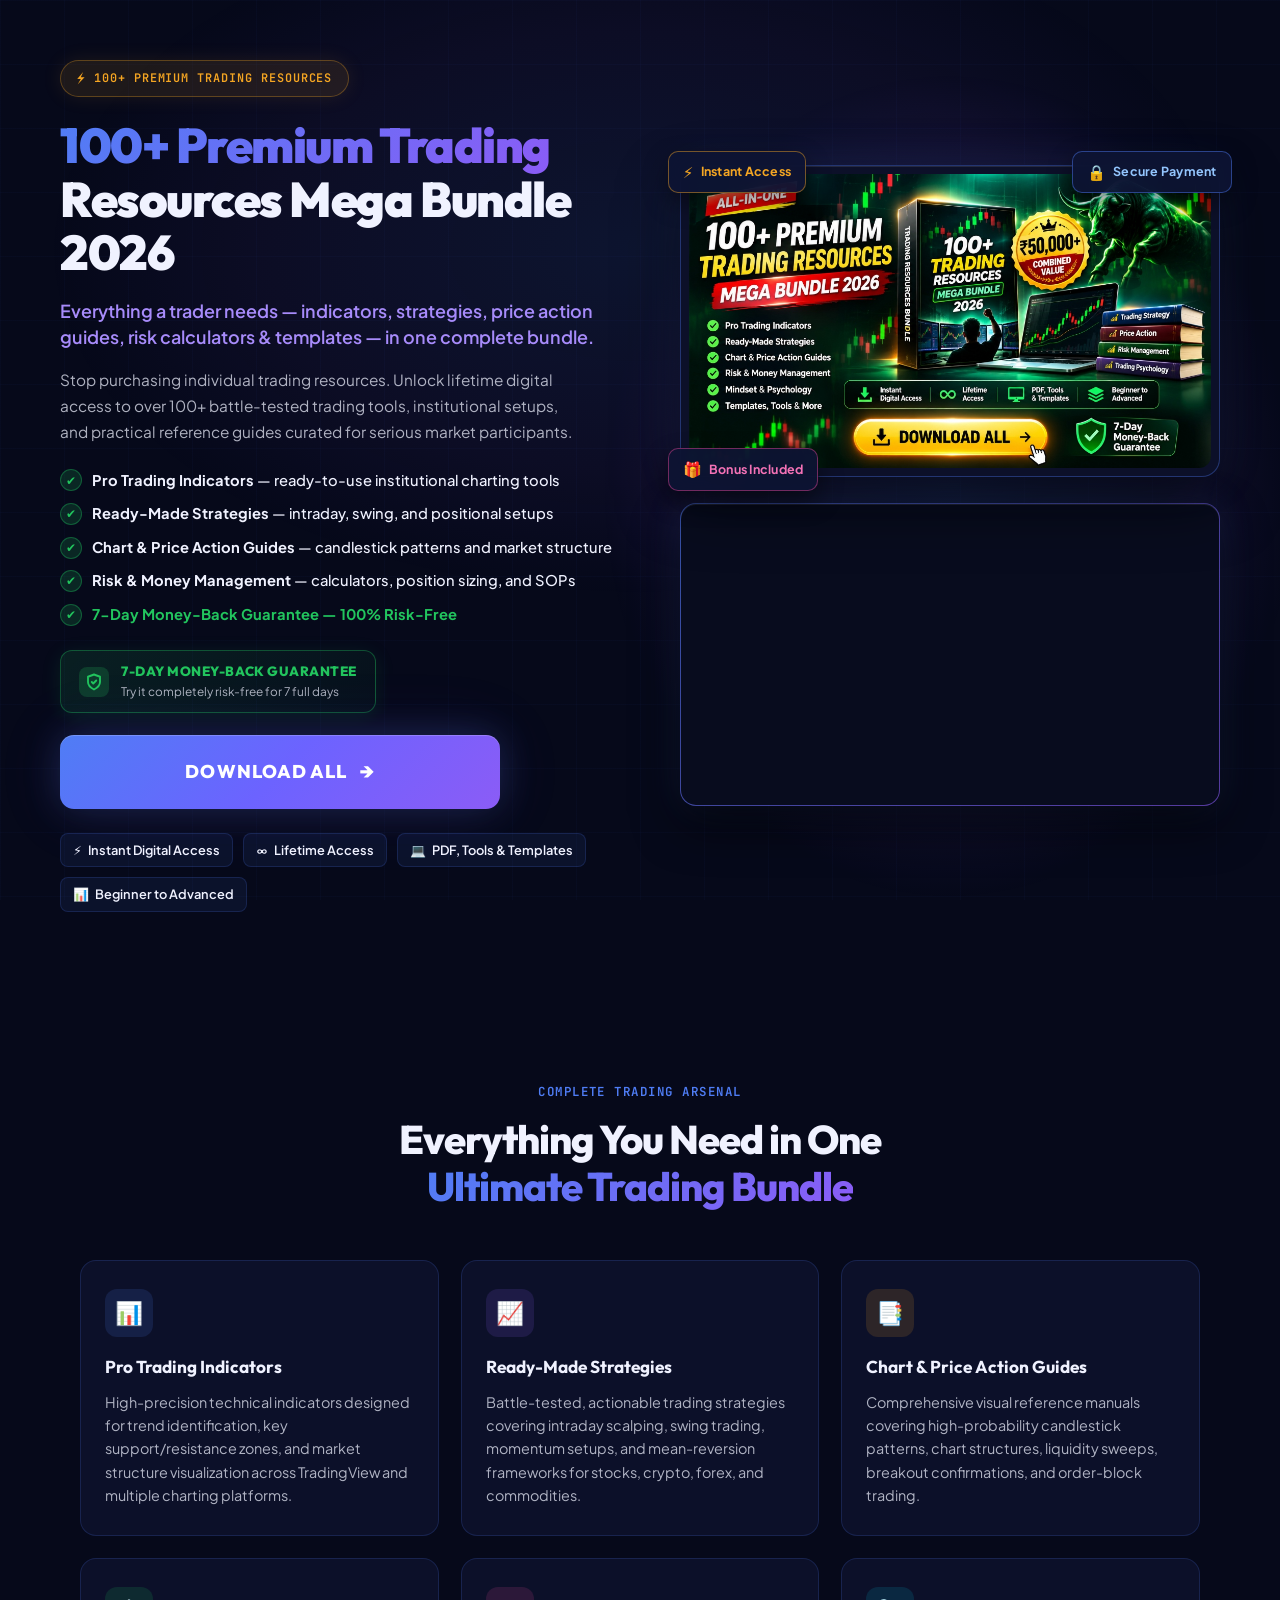
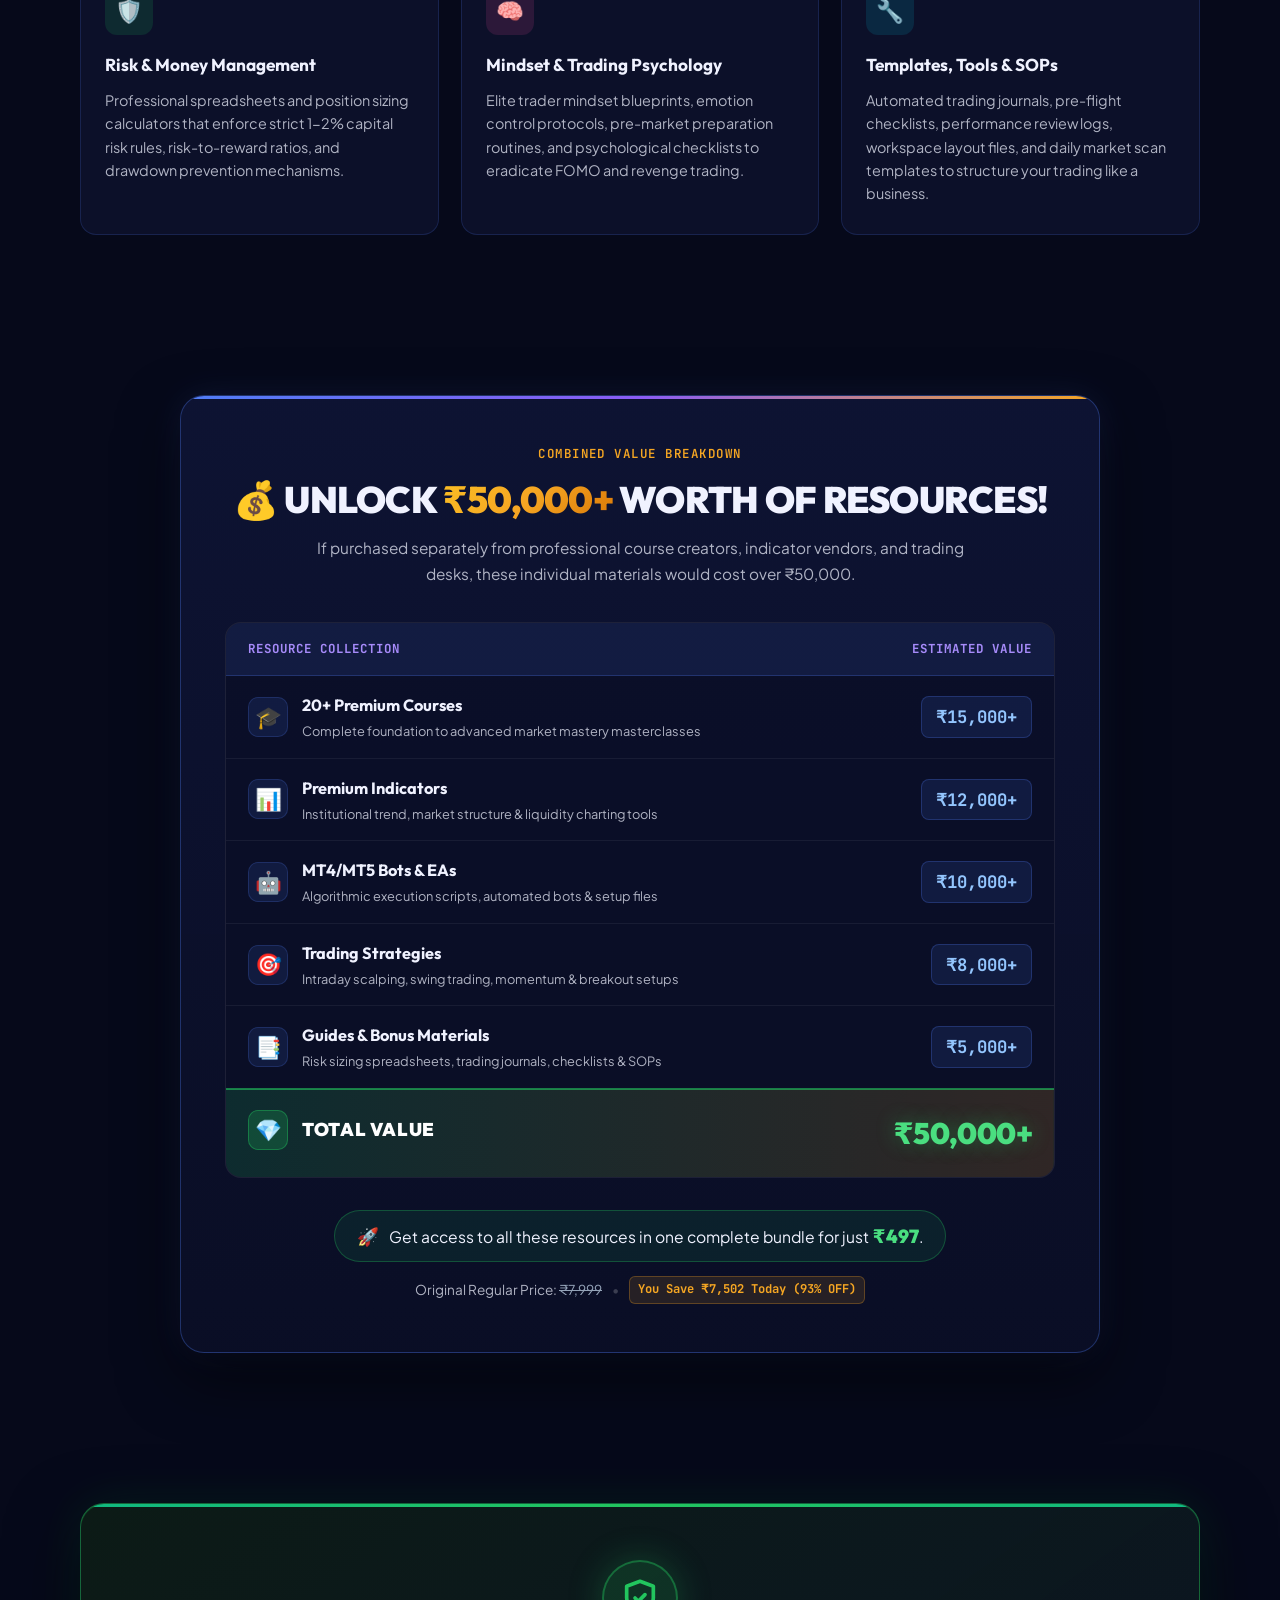
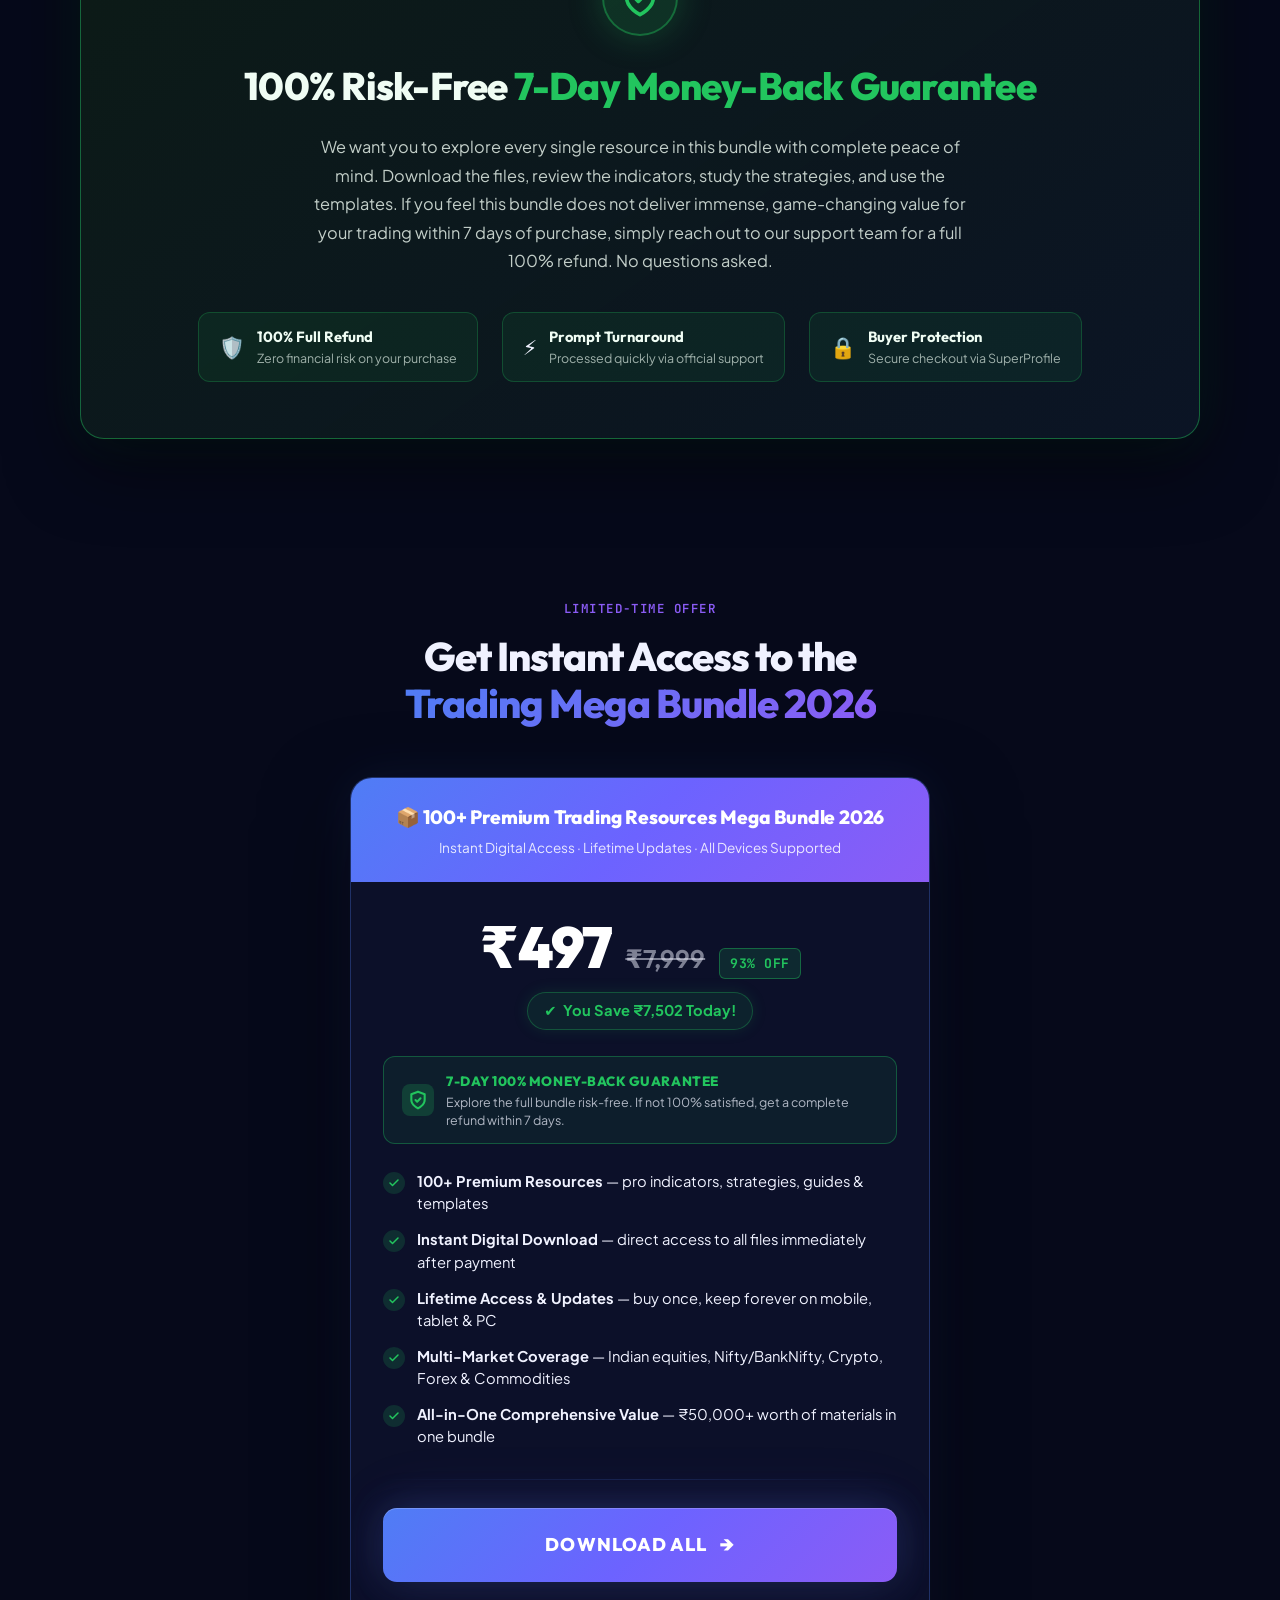
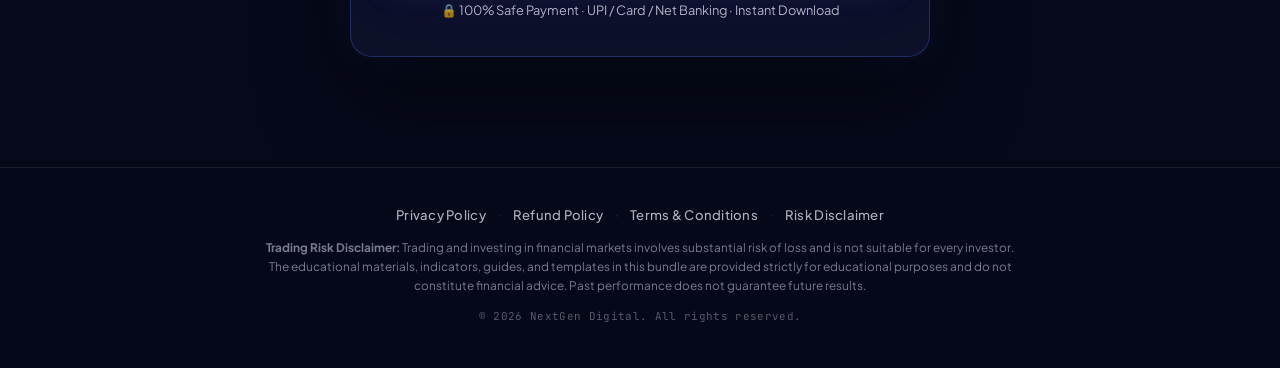
<file: index.html>
<!DOCTYPE html>
<html lang="en">
<head>
  <meta charset="UTF-8">
  <meta name="viewport" content="width=device-width, initial-scale=1.0, viewport-fit=cover">
  <title>100+ Premium Trading Resources Mega Bundle 2026 — All-in-One Trading Toolkit</title>
  <!-- Favicon & Device Icons -->
  <link rel="icon" type="image/x-icon" href="favicon.ico?v=2026.2">
  <link rel="shortcut icon" type="image/x-icon" href="favicon.ico?v=2026.2">
  <link rel="icon" type="image/png" sizes="32x32" href="assets/favicon-32x32.png?v=2026.2">
  <link rel="icon" type="image/png" sizes="16x16" href="assets/favicon-16x16.png?v=2026.2">
  <link rel="apple-touch-icon" sizes="180x180" href="apple-touch-icon.png?v=2026.2">
  <link rel="manifest" href="site.webmanifest">

  <!-- SEO Meta Tags -->
  <meta name="description" content="Get 100+ premium trading resources in one mega bundle. Indicators, strategies, price action guides, risk management templates, checklists, and mindset guides — everything a trader needs in 2026.">
  <meta name="keywords" content="trading resources bundle, trading mega bundle 2026, premium trading tools, trading strategies, price action guides, trading indicators, trading templates, risk management, trading psychology">
  <meta name="author" content="NextGen Digital">
  <meta name="robots" content="index, follow">

  <!-- Open Graph -->
  <meta property="og:type" content="website">
  <meta property="og:url" content="https://superprofile.bio/vp/%F0%9F%94%A5-100--premium-trading-resources-in-one-ultimate-bundle-2026--%F0%9F%93%A6">
  <meta property="og:title" content="100+ Premium Trading Resources Mega Bundle 2026">
  <meta property="og:description" content="Get 100+ premium trading resources in one mega bundle — indicators, strategies, guides, templates, and more with a 7-day money-back guarantee.">
  <meta property="og:image" content="assets/hero-bundle-mockup.jpg">

  <!-- Twitter Card -->
  <meta name="twitter:card" content="summary_large_image">
  <meta name="twitter:title" content="100+ Premium Trading Resources Mega Bundle 2026">
  <meta name="twitter:description" content="All-in-one trading toolkit with 100+ premium resources for traders.">
  <meta name="twitter:image" content="assets/hero-bundle-mockup.jpg">

  <!-- DNS Prefetch & Resource Preconnect -->
  <link rel="preconnect" href="https://fonts.googleapis.com">
  <link rel="preconnect" href="https://fonts.gstatic.com" crossorigin>
  <link rel="preconnect" href="https://connect.facebook.net">
  <link rel="dns-prefetch" href="https://connect.facebook.net">
  <link rel="dns-prefetch" href="https://superprofile.bio">

  <!-- Google Fonts -->
  <link rel="stylesheet" href="https://fonts.googleapis.com/css2?family=JetBrains+Mono:wght@400;500;600&family=Outfit:wght@400;600;700;800;900&family=Plus+Jakarta+Sans:wght@400;500;600;700;800&display=swap">

  <!-- Structured Data (Schema.org) -->
  <script type="application/ld+json">
  {
    "@context": "https://schema.org",
    "@type": "Product",
    "name": "100+ Premium Trading Resources Mega Bundle 2026",
    "description": "Comprehensive collection of 100+ premium trading resources including indicators, strategies, price action guides, risk management calculators, and trading templates.",
    "brand": {
      "@type": "Brand",
      "name": "NextGen Digital"
    },
    "offers": {
      "@type": "Offer",
      "url": "https://superprofile.bio/vp/%F0%9F%94%A5-100--premium-trading-resources-in-one-ultimate-bundle-2026--%F0%9F%93%A6",
      "availability": "https://schema.org/InStock",
      "price": "497",
      "priceCurrency": "INR"
    }
  }
  </script>

  <!-- Meta Pixel Code — Pixel ID: 1779276967537882 -->
  <script>
    !function(f,b,e,v,n,t,s)
    {if(f.fbq)return;n=f.fbq=function(){n.callMethod?
    n.callMethod.apply(n,arguments):n.queue.push(arguments)};
    if(!f._fbq)f._fbq=n;n.push=n;n.loaded=!0;n.version='2.0';
    n.queue=[];t=b.createElement(e);t.async=!0;
    t.src=v;s=b.getElementsByTagName(e)[0];
    s.parentNode.insertBefore(t,s)}(window, document,'script',
    'https://connect.facebook.net/en_US/fbevents.js');
    fbq('init', '1779276967537882');
    fbq('track', 'PageView');
  </script>
  <noscript>
    <img height="1" width="1" style="display:none" 
         src="https://www.facebook.com/tr?id=1779276967537882&ev=PageView&noscript=1" 
         alt="" />
  </noscript>
  <!-- End Meta Pixel Code -->

  <style>
    /* ================================================================
       100+ Premium Trading Resources Mega Bundle 2026
       Premium Dark Navy & Cyber Finance Theme
       ================================================================ */

    *, *::before, *::after {
      margin: 0;
      padding: 0;
      box-sizing: border-box;
    }

    :root {
      --bg-deep: #06091a;
      --bg-card: #0c1029;
      --bg-card-inner: #111638;
      --accent-blue: #4f7df5;
      --accent-purple: #8b5cf6;
      --accent-gold: #f5a623;
      --accent-green: #22c55e;
      --accent-green-glow: rgba(34, 197, 94, 0.25);
      --gradient-hero: linear-gradient(135deg, #4f7df5, #8b5cf6);
      --gradient-cta: linear-gradient(135deg, #4f7df5 0%, #6c63ff 50%, #8b5cf6 100%);
      --glow-blue: rgba(79, 125, 245, 0.18);
      --glow-purple: rgba(139, 92, 246, 0.15);
      --border-card: rgba(79, 125, 245, 0.18);
      --border-subtle: rgba(255, 255, 255, 0.08);
      --text-primary: #f0f2ff;
      --text-secondary: rgba(240, 242, 255, 0.72);
      --text-muted: rgba(240, 242, 255, 0.5);
      --text-accent: #a78bfa;
      --font-display: 'Outfit', system-ui, -apple-system, sans-serif;
      --font-body: 'Plus Jakarta Sans', system-ui, sans-serif;
      --font-mono: 'JetBrains Mono', 'Fira Code', monospace;
    }

    html {
      height: 100%;
      -webkit-text-size-adjust: 100%;
      scroll-behavior: smooth;
    }

    body {
      min-height: 100vh;
      min-height: 100dvh;
      font-family: var(--font-body);
      background: var(--bg-deep);
      color: var(--text-primary);
      display: flex;
      flex-direction: column;
      overflow-x: hidden;
      position: relative;
      -webkit-font-smoothing: antialiased;
      -moz-osx-font-smoothing: grayscale;
      line-height: 1.6;
    }

    /* ---- Background Grid & Gradients ---- */
    body::before {
      content: '';
      position: fixed;
      inset: 0;
      background-image:
        linear-gradient(rgba(79, 125, 245, 0.03) 1px, transparent 1px),
        linear-gradient(90deg, rgba(79, 125, 245, 0.03) 1px, transparent 1px);
      background-size: 64px 64px;
      pointer-events: none;
      z-index: 0;
    }

    body::after {
      content: '';
      position: fixed;
      top: -100px;
      left: 50%;
      transform: translateX(-50%);
      width: 1200px;
      height: 700px;
      background: radial-gradient(ellipse at center, rgba(79, 125, 245, 0.1) 0%, rgba(139, 92, 246, 0.05) 45%, transparent 70%);
      pointer-events: none;
      z-index: 0;
    }

    .section-container {
      position: relative;
      z-index: 1;
      width: 100%;
      max-width: 1200px;
      margin: 0 auto;
      padding: 0 40px;
    }

    /* ================================================================
       HERO SECTION
       ================================================================ */
    .hero {
      position: relative;
      z-index: 1;
      width: 100%;
      max-width: 1240px;
      margin: 0 auto;
      padding: 60px 40px 80px;
      display: grid;
      grid-template-columns: 1.05fr 1fr;
      gap: 52px;
      align-items: center;
      min-height: calc(100vh - 60px);
    }

    .hero-content {
      display: flex;
      flex-direction: column;
      gap: 0;
    }

    /* Credibility Badge */
    .product-badge {
      display: inline-flex;
      align-items: center;
      gap: 8px;
      font-family: var(--font-mono);
      font-size: 0.74rem;
      font-weight: 600;
      letter-spacing: 0.08em;
      color: var(--accent-gold);
      background: rgba(245, 166, 35, 0.1);
      border: 1px solid rgba(245, 166, 35, 0.3);
      border-radius: 20px;
      padding: 7px 16px;
      width: fit-content;
      margin-bottom: 22px;
      text-transform: uppercase;
      box-shadow: 0 0 20px rgba(245, 166, 35, 0.1);
    }

    .product-badge::before {
      content: '⚡';
      font-size: 0.82rem;
    }

    /* Headline */
    .hero-headline {
      font-family: var(--font-display);
      font-weight: 900;
      font-size: clamp(2.1rem, 3.8vw, 3.3rem);
      line-height: 1.1;
      letter-spacing: -0.03em;
      color: var(--text-primary);
      margin-bottom: 18px;
    }

    .hero-headline .highlight {
      background: var(--gradient-hero);
      -webkit-background-clip: text;
      -webkit-text-fill-color: transparent;
      background-clip: text;
    }

    .hero-subheadline {
      font-family: var(--font-body);
      font-size: clamp(1rem, 1.4vw, 1.12rem);
      font-weight: 600;
      color: var(--text-accent);
      margin-bottom: 16px;
      line-height: 1.5;
    }

    .hero-description {
      font-family: var(--font-body);
      font-size: 0.96rem;
      line-height: 1.68;
      color: var(--text-secondary);
      margin-bottom: 24px;
      max-width: 520px;
    }

    /* Checklist */
    .hero-checklist {
      list-style: none;
      display: flex;
      flex-direction: column;
      gap: 10px;
      margin-bottom: 24px;
    }

    .hero-checklist li {
      display: flex;
      align-items: center;
      gap: 10px;
      font-family: var(--font-body);
      font-size: 0.92rem;
      font-weight: 500;
      color: var(--text-primary);
    }

    .checklist-icon {
      display: inline-flex;
      align-items: center;
      justify-content: center;
      width: 22px;
      height: 22px;
      border-radius: 50%;
      background: rgba(34, 197, 94, 0.16);
      border: 1px solid rgba(34, 197, 94, 0.35);
      color: var(--accent-green);
      font-size: 0.75rem;
      font-weight: 700;
      flex-shrink: 0;
    }

    .checklist-highlight {
      color: var(--accent-green);
      font-weight: 700;
    }

    /* Hero Guarantee Pill */
    .hero-guarantee-pill {
      display: inline-flex;
      align-items: center;
      gap: 12px;
      background: linear-gradient(135deg, rgba(34, 197, 94, 0.12), rgba(34, 197, 94, 0.04));
      border: 1px solid rgba(34, 197, 94, 0.35);
      border-radius: 12px;
      padding: 10px 18px;
      margin-bottom: 22px;
      width: fit-content;
      box-shadow: 0 4px 20px rgba(34, 197, 94, 0.12);
    }

    .guarantee-shield-mini {
      display: flex;
      align-items: center;
      justify-content: center;
      width: 30px;
      height: 30px;
      border-radius: 8px;
      background: rgba(34, 197, 94, 0.2);
      color: var(--accent-green);
      flex-shrink: 0;
    }

    .guarantee-shield-mini svg {
      width: 18px;
      height: 18px;
    }

    .guarantee-pill-text strong {
      display: block;
      font-family: var(--font-display);
      font-size: 0.84rem;
      font-weight: 800;
      letter-spacing: 0.04em;
      color: #22c55e;
      text-transform: uppercase;
    }

    .guarantee-pill-text span {
      display: block;
      font-family: var(--font-body);
      font-size: 0.74rem;
      color: var(--text-secondary);
    }

    /* Hero CTA Wrapper */
    .hero-cta-wrapper {
      margin-bottom: 24px;
      width: 100%;
      max-width: 440px;
    }

    .hero-cta-btn {
      width: 100%;
      padding: 18px 36px;
      font-size: clamp(0.95rem, 1.6vw, 1.1rem);
      box-shadow:
        0 0 35px rgba(79, 125, 245, 0.3),
        0 0 70px rgba(139, 92, 246, 0.15),
        0 6px 24px rgba(0, 0, 0, 0.45),
        inset 0 1px 0 rgba(255, 255, 255, 0.25);
    }

    /* Feature Badges Row */
    .hero-badges-row {
      display: flex;
      flex-wrap: wrap;
      gap: 10px;
    }

    .hero-feature-badge {
      display: inline-flex;
      align-items: center;
      gap: 6px;
      font-family: var(--font-body);
      font-size: 0.8rem;
      font-weight: 600;
      color: var(--text-primary);
      background: rgba(79, 125, 245, 0.08);
      border: 1px solid var(--border-card);
      border-radius: 8px;
      padding: 6px 12px;
    }

    /* ---- Hero Visual / Product Mockup & Video Stack ---- */
    .hero-visual {
      position: relative;
      display: flex;
      align-items: center;
      justify-content: center;
      width: 100%;
    }

    .mockup-glow {
      position: absolute;
      top: 50%;
      left: 50%;
      transform: translate(-50%, -50%);
      width: 130%;
      height: 130%;
      background: radial-gradient(ellipse at center, rgba(79, 125, 245, 0.16) 0%, rgba(139, 92, 246, 0.08) 50%, transparent 70%);
      pointer-events: none;
      z-index: 0;
    }

    .hero-visual-stack {
      position: relative;
      z-index: 1;
      width: 100%;
      max-width: 540px;
      display: flex;
      flex-direction: column;
      gap: 26px;
    }

    .product-mockup-container {
      position: relative;
      z-index: 2;
      width: 100%;
    }

    /* Product Frame */
    .product-frame {
      position: relative;
      background: var(--bg-card);
      border: 1px solid rgba(79, 125, 245, 0.35);
      border-radius: 18px;
      padding: 8px;
      box-shadow:
        0 25px 60px rgba(0, 0, 0, 0.65),
        0 0 45px rgba(79, 125, 245, 0.16),
        inset 0 1px 0 rgba(255, 255, 255, 0.1);
      overflow: hidden;
      transition: transform 0.3s ease, box-shadow 0.3s ease;
    }

    @media (hover: hover) {
      .product-frame:hover {
        transform: translateY(-4px);
        box-shadow:
          0 32px 70px rgba(0, 0, 0, 0.75),
          0 0 60px rgba(79, 125, 245, 0.28);
      }
    }

    .product-image {
      display: block;
      width: 100%;
      height: auto;
      border-radius: 12px;
      object-fit: cover;
    }

    /* YouTube Video Container & Frame directly below Product Mockup */
    .hero-video-container {
      position: relative;
      width: 100%;
      z-index: 1;
    }

    .hero-video-frame {
      position: relative;
      width: 100%;
      aspect-ratio: 16 / 9;
      background: 
        linear-gradient(#080c1e, #080c1e) padding-box,
        linear-gradient(135deg, rgba(79, 125, 245, 0.6) 0%, rgba(139, 92, 246, 0.6) 100%) border-box;
      border: 1px solid transparent;
      border-radius: 16px;
      padding: 4px;
      box-shadow:
        0 18px 45px rgba(0, 0, 0, 0.65),
        0 0 35px rgba(79, 125, 245, 0.18),
        inset 0 1px 0 rgba(255, 255, 255, 0.1);
      overflow: hidden;
      transition: transform 0.3s ease, box-shadow 0.3s ease;
    }

    @media (hover: hover) {
      .hero-video-frame:hover {
        transform: translateY(-2px);
        box-shadow:
          0 24px 55px rgba(0, 0, 0, 0.75),
          0 0 45px rgba(139, 92, 246, 0.28);
      }
    }

    .hero-video-frame iframe {
      display: block;
      width: 100%;
      height: 100%;
      border: 0;
      border-radius: 12px;
      background: #080c1e;
    }

    /* Floating Badges inspired by reference screenshot */
    .floating-badge {
      position: absolute;
      display: inline-flex;
      align-items: center;
      gap: 7px;
      padding: 8px 14px;
      border-radius: 10px;
      font-family: var(--font-body);
      font-size: 0.78rem;
      font-weight: 700;
      letter-spacing: 0.02em;
      backdrop-filter: blur(12px);
      -webkit-backdrop-filter: blur(12px);
      box-shadow: 0 10px 25px rgba(0, 0, 0, 0.45);
      z-index: 3;
      white-space: nowrap;
      transition: transform 0.2s ease;
    }

    .floating-badge--top-left {
      top: -14px;
      left: -12px;
      background: rgba(14, 20, 52, 0.92);
      border: 1px solid rgba(245, 166, 35, 0.45);
      color: var(--accent-gold);
    }

    .floating-badge--top-right {
      top: -14px;
      right: -12px;
      background: rgba(14, 20, 52, 0.92);
      border: 1px solid rgba(79, 125, 245, 0.45);
      color: #93c5fd;
    }

    .floating-badge--bottom-left {
      bottom: -14px;
      left: -12px;
      background: rgba(14, 20, 52, 0.92);
      border: 1px solid rgba(236, 72, 153, 0.45);
      color: #f472b6;
    }

    .floating-badge .badge-icon {
      font-size: 0.95rem;
    }

    /* ================================================================
       BUNDLE CONTENTS SECTION
       ================================================================ */
    .contents-section {
      position: relative;
      z-index: 1;
      padding: 90px 0;
    }

    .section-label {
      display: block;
      font-family: var(--font-mono);
      font-size: 0.78rem;
      font-weight: 600;
      letter-spacing: 0.12em;
      text-transform: uppercase;
      text-align: center;
      margin-bottom: 14px;
    }

    .section-label--blue { color: var(--accent-blue); }
    .section-label--purple { color: var(--accent-purple); }
    .section-label--gold { color: var(--accent-gold); }
    .section-label--green { color: var(--accent-green); }

    .section-title {
      font-family: var(--font-display);
      font-weight: 800;
      font-size: clamp(1.7rem, 3.2vw, 2.5rem);
      line-height: 1.18;
      letter-spacing: -0.025em;
      text-align: center;
      color: var(--text-primary);
      margin-bottom: 50px;
    }

    .section-title .highlight {
      background: var(--gradient-hero);
      -webkit-background-clip: text;
      -webkit-text-fill-color: transparent;
      background-clip: text;
    }

    .contents-grid {
      display: grid;
      grid-template-columns: repeat(3, 1fr);
      gap: 22px;
    }

    .content-card {
      background: var(--bg-card);
      border: 1px solid var(--border-card);
      border-radius: 16px;
      padding: 28px 24px;
      transition: border-color 0.25s ease, transform 0.25s ease, box-shadow 0.25s ease;
    }

    @media (hover: hover) {
      .content-card:hover {
        border-color: rgba(79, 125, 245, 0.45);
        transform: translateY(-3px);
        box-shadow: 0 12px 35px rgba(0, 0, 0, 0.4), 0 0 25px rgba(79, 125, 245, 0.08);
      }
    }

    .content-card-icon {
      width: 48px;
      height: 48px;
      border-radius: 12px;
      display: flex;
      align-items: center;
      justify-content: center;
      font-size: 1.4rem;
      margin-bottom: 16px;
    }

    .content-card-icon--blue { background: rgba(79, 125, 245, 0.14); }
    .content-card-icon--purple { background: rgba(139, 92, 246, 0.14); }
    .content-card-icon--gold { background: rgba(245, 166, 35, 0.14); }
    .content-card-icon--green { background: rgba(34, 197, 94, 0.14); }
    .content-card-icon--pink { background: rgba(236, 72, 153, 0.14); }
    .content-card-icon--cyan { background: rgba(6, 182, 212, 0.14); }

    .content-card h3 {
      font-family: var(--font-display);
      font-weight: 700;
      font-size: 1.08rem;
      color: var(--text-primary);
      margin-bottom: 10px;
    }

    .content-card p {
      font-family: var(--font-body);
      font-size: 0.9rem;
      line-height: 1.62;
      color: var(--text-secondary);
    }

    /* ================================================================
       BUNDLE VALUE BREAKDOWN SECTION
       💰 UNLOCK ₹50,000+ WORTH OF RESOURCES!
       ================================================================ */
    .value-section {
      position: relative;
      z-index: 1;
      padding: 70px 0;
    }

    .value-breakdown-card {
      background: linear-gradient(180deg, rgba(14, 20, 52, 0.95) 0%, rgba(10, 14, 38, 0.98) 100%);
      border: 1px solid rgba(79, 125, 245, 0.32);
      border-radius: 24px;
      padding: 48px 44px;
      position: relative;
      overflow: hidden;
      box-shadow: 0 24px 60px rgba(0, 0, 0, 0.55), 0 0 35px rgba(79, 125, 245, 0.12);
      max-width: 920px;
      margin: 0 auto;
    }

    .value-breakdown-card::before {
      content: '';
      position: absolute;
      top: 0;
      left: 0;
      right: 0;
      height: 3px;
      background: linear-gradient(90deg, #4f7df5 0%, #8b5cf6 50%, #f5a623 100%);
    }

    .value-card-header {
      text-align: center;
      margin-bottom: 36px;
    }

    .value-main-heading {
      font-family: var(--font-display);
      font-weight: 900;
      font-size: clamp(1.6rem, 3.2vw, 2.3rem);
      letter-spacing: -0.02em;
      color: var(--text-primary);
      margin-top: 12px;
      margin-bottom: 12px;
      line-height: 1.25;
    }

    .gold-gradient {
      background: linear-gradient(135deg, #fbbf24 0%, #f5a623 50%, #d97706 100%);
      -webkit-background-clip: text;
      -webkit-text-fill-color: transparent;
      background-clip: text;
    }

    .value-lead-text {
      font-family: var(--font-body);
      font-size: 0.96rem;
      color: var(--text-secondary);
      max-width: 660px;
      margin: 0 auto;
      line-height: 1.65;
    }

    .value-table-wrapper {
      width: 100%;
      overflow-x: auto;
      margin-bottom: 32px;
      border-radius: 16px;
      border: 1px solid rgba(255, 255, 255, 0.08);
      background: rgba(10, 14, 38, 0.6);
      -webkit-overflow-scrolling: touch;
    }

    .value-breakdown-table {
      width: 100%;
      border-collapse: collapse;
      text-align: left;
    }

    .value-breakdown-table thead tr {
      background: rgba(79, 125, 245, 0.12);
      border-bottom: 1px solid rgba(79, 125, 245, 0.25);
    }

    .value-breakdown-table th {
      padding: 16px 22px;
      font-family: var(--font-mono);
      font-size: 0.78rem;
      font-weight: 700;
      text-transform: uppercase;
      letter-spacing: 0.08em;
      color: var(--text-accent);
    }

    .value-breakdown-table th.th-val {
      text-align: right;
    }

    .value-row {
      border-bottom: 1px solid rgba(255, 255, 255, 0.06);
      transition: background 0.2s ease;
    }

    .value-row:hover {
      background: rgba(79, 125, 245, 0.06);
    }

    .value-breakdown-table td {
      padding: 16px 22px;
      vertical-align: middle;
    }

    .td-name {
      display: flex;
      align-items: center;
      gap: 14px;
    }

    .value-cat-icon {
      font-size: 1.35rem;
      width: 40px;
      height: 40px;
      border-radius: 10px;
      background: rgba(79, 125, 245, 0.12);
      border: 1px solid rgba(79, 125, 245, 0.2);
      display: inline-flex;
      align-items: center;
      justify-content: center;
      flex-shrink: 0;
    }

    .value-cat-meta {
      display: flex;
      flex-direction: column;
      gap: 3px;
    }

    .value-cat-title {
      font-family: var(--font-display);
      font-weight: 700;
      font-size: 1.02rem;
      color: var(--text-primary);
    }

    .value-cat-subtitle {
      font-family: var(--font-body);
      font-size: 0.8rem;
      color: var(--text-secondary);
    }

    .td-val {
      text-align: right;
      white-space: nowrap;
    }

    .value-price-tag {
      font-family: var(--font-mono);
      font-weight: 700;
      font-size: 1.08rem;
      color: #93c5fd;
      background: rgba(79, 125, 245, 0.12);
      border: 1px solid rgba(79, 125, 245, 0.25);
      padding: 6px 14px;
      border-radius: 8px;
      display: inline-block;
    }

    /* TOTAL VALUE ROW */
    .value-total-row {
      background: linear-gradient(90deg, rgba(34, 197, 94, 0.16) 0%, rgba(245, 166, 35, 0.16) 100%);
      border-top: 2px solid rgba(34, 197, 94, 0.6);
    }

    .value-total-row td {
      padding: 20px 22px;
    }

    .value-total-icon {
      background: rgba(34, 197, 94, 0.2);
      border-color: rgba(34, 197, 94, 0.4);
    }

    .value-total-title {
      font-family: var(--font-display);
      font-weight: 900;
      font-size: 1.15rem;
      letter-spacing: 0.04em;
      color: #ffffff;
      text-transform: uppercase;
    }

    .value-total-amount {
      font-family: var(--font-display);
      font-weight: 900;
      font-size: clamp(1.4rem, 2.5vw, 1.85rem);
      letter-spacing: -0.02em;
      color: #4ade80;
      text-shadow: 0 0 20px rgba(34, 197, 94, 0.4);
      display: inline-block;
    }

    /* Footer Box inside Card */
    .value-card-footer {
      display: flex;
      flex-direction: column;
      align-items: center;
      gap: 14px;
      text-align: center;
    }

    .value-deal-callout {
      display: inline-flex;
      align-items: center;
      gap: 10px;
      background: rgba(34, 197, 94, 0.1);
      border: 1px solid rgba(34, 197, 94, 0.3);
      border-radius: 50px;
      padding: 10px 22px;
    }

    .deal-icon {
      font-size: 1.1rem;
    }

    .deal-text {
      font-family: var(--font-body);
      font-size: 0.98rem;
      color: var(--text-primary);
      margin: 0;
    }

    .deal-highlight-price {
      font-family: var(--font-display);
      font-weight: 900;
      color: #4ade80;
      font-size: 1.18rem;
    }

    .value-pricing-clarity {
      display: flex;
      align-items: center;
      gap: 10px;
      font-family: var(--font-body);
      font-size: 0.85rem;
      color: var(--text-secondary);
      flex-wrap: wrap;
      justify-content: center;
    }

    .value-pricing-clarity del {
      color: #94a3b8;
    }

    .clarity-badge {
      font-family: var(--font-mono);
      font-size: 0.76rem;
      font-weight: 700;
      color: var(--accent-gold);
      background: rgba(245, 166, 35, 0.12);
      border: 1px solid rgba(245, 166, 35, 0.28);
      border-radius: 6px;
      padding: 3px 8px;
    }

    .clarity-bullet {
      color: rgba(255, 255, 255, 0.2);
    }

    /* ================================================================
       DEDICATED 7-DAY MONEY-BACK GUARANTEE SECTION
       Prominent & Eye-Catching
       ================================================================ */
    .guarantee-section {
      position: relative;
      z-index: 1;
      padding: 80px 0;
    }

    .guarantee-card {
      background: linear-gradient(145deg, rgba(14, 30, 22, 0.85) 0%, rgba(12, 22, 38, 0.92) 100%);
      border: 1.5px solid rgba(34, 197, 94, 0.45);
      border-radius: 24px;
      padding: 56px 44px;
      text-align: center;
      position: relative;
      overflow: hidden;
      box-shadow:
        0 25px 70px rgba(0, 0, 0, 0.5),
        0 0 50px rgba(34, 197, 94, 0.12),
        inset 0 1px 0 rgba(34, 197, 94, 0.25);
    }

    .guarantee-card::before {
      content: '';
      position: absolute;
      top: 0;
      left: 0;
      right: 0;
      height: 3px;
      background: linear-gradient(90deg, #10b981, #22c55e, #10b981);
    }

    .guarantee-big-shield {
      width: 76px;
      height: 76px;
      margin: 0 auto 20px;
      border-radius: 50%;
      background: rgba(34, 197, 94, 0.15);
      border: 2px solid rgba(34, 197, 94, 0.4);
      display: flex;
      align-items: center;
      justify-content: center;
      color: #22c55e;
      box-shadow: 0 0 35px rgba(34, 197, 94, 0.25);
    }

    .guarantee-big-shield svg {
      width: 40px;
      height: 40px;
    }

    .guarantee-card-title {
      font-family: var(--font-display);
      font-weight: 800;
      font-size: clamp(1.8rem, 3.4vw, 2.4rem);
      letter-spacing: -0.02em;
      color: #f0fdf4;
      margin-bottom: 16px;
    }

    .guarantee-card-title .green-highlight {
      color: #22c55e;
    }

    .guarantee-card-desc {
      font-family: var(--font-body);
      font-size: 1.02rem;
      line-height: 1.75;
      color: rgba(240, 253, 244, 0.8);
      max-width: 680px;
      margin: 0 auto 36px;
    }

    .guarantee-features-row {
      display: flex;
      justify-content: center;
      gap: 24px;
      flex-wrap: wrap;
    }

    .guarantee-feature-box {
      display: flex;
      align-items: center;
      gap: 12px;
      background: rgba(34, 197, 94, 0.08);
      border: 1px solid rgba(34, 197, 94, 0.25);
      border-radius: 12px;
      padding: 12px 20px;
      text-align: left;
    }

    .guarantee-feature-icon {
      font-size: 1.3rem;
      flex-shrink: 0;
    }

    .guarantee-feature-text strong {
      display: block;
      font-family: var(--font-display);
      font-weight: 700;
      font-size: 0.92rem;
      color: #f0fdf4;
    }

    .guarantee-feature-text span {
      display: block;
      font-family: var(--font-body);
      font-size: 0.78rem;
      color: rgba(240, 253, 244, 0.65);
    }

    /* ================================================================
       PRICING & PURCHASE SECTION (UPDATED)
       ================================================================ */
    .pricing-section {
      position: relative;
      z-index: 1;
      padding: 80px 0 110px;
    }

    .pricing-card {
      max-width: 580px;
      margin: 0 auto;
      background: var(--bg-card);
      border: 1px solid rgba(79, 125, 245, 0.3);
      border-radius: 22px;
      overflow: hidden;
      box-shadow:
        0 35px 85px rgba(0, 0, 0, 0.5),
        0 0 50px rgba(79, 125, 245, 0.1);
    }

    .pricing-card-header {
      background: var(--gradient-cta);
      padding: 24px 32px;
      text-align: center;
    }

    .pricing-card-header h3 {
      font-family: var(--font-display);
      font-weight: 800;
      font-size: 1.2rem;
      color: #fff;
      margin-bottom: 4px;
      letter-spacing: -0.01em;
    }

    .pricing-card-header p {
      font-family: var(--font-body);
      font-size: 0.85rem;
      color: rgba(255, 255, 255, 0.85);
    }

    .pricing-card-body {
      padding: 36px 32px;
    }

    /* Pricing Price Display */
    .pricing-price-container {
      text-align: center;
      margin-bottom: 26px;
    }

    .pricing-price-row {
      display: flex;
      align-items: baseline;
      justify-content: center;
      gap: 14px;
      flex-wrap: wrap;
      margin-bottom: 8px;
    }

    .pricing-current {
      font-family: var(--font-display);
      font-weight: 900;
      font-size: clamp(2.8rem, 5.5vw, 3.6rem);
      color: #fff;
      letter-spacing: -0.03em;
      line-height: 1;
    }

    .pricing-original {
      font-family: var(--font-display);
      font-size: clamp(1.2rem, 2.4vw, 1.6rem);
      color: var(--text-muted);
      text-decoration: line-through;
      font-weight: 600;
    }

    .pricing-discount-badge {
      display: inline-flex;
      align-items: center;
      font-family: var(--font-mono);
      font-size: 0.82rem;
      font-weight: 700;
      letter-spacing: 0.04em;
      color: #22c55e;
      background: rgba(34, 197, 94, 0.14);
      border: 1px solid rgba(34, 197, 94, 0.4);
      border-radius: 6px;
      padding: 4px 10px;
    }

    .pricing-savings-pill {
      display: inline-flex;
      align-items: center;
      gap: 6px;
      font-family: var(--font-body);
      font-size: 0.92rem;
      font-weight: 700;
      color: #22c55e;
      background: rgba(34, 197, 94, 0.1);
      border: 1px solid rgba(34, 197, 94, 0.3);
      padding: 6px 16px;
      border-radius: 20px;
      margin-top: 4px;
      box-shadow: 0 0 16px rgba(34, 197, 94, 0.12);
    }

    .savings-check {
      color: #22c55e;
      font-weight: 800;
    }

    /* Guarantee Box inside Pricing Card */
    .pricing-guarantee-box {
      background: rgba(34, 197, 94, 0.08);
      border: 1px solid rgba(34, 197, 94, 0.35);
      border-radius: 12px;
      padding: 14px 18px;
      margin-bottom: 26px;
      display: flex;
      align-items: center;
      gap: 12px;
    }

    .pricing-guarantee-icon {
      width: 32px;
      height: 32px;
      border-radius: 8px;
      background: rgba(34, 197, 94, 0.2);
      display: flex;
      align-items: center;
      justify-content: center;
      color: #22c55e;
      flex-shrink: 0;
    }

    .pricing-guarantee-icon svg {
      width: 20px;
      height: 20px;
    }

    .pricing-guarantee-content strong {
      display: block;
      font-family: var(--font-display);
      font-weight: 800;
      font-size: 0.84rem;
      color: #22c55e;
      letter-spacing: 0.04em;
      text-transform: uppercase;
    }

    .pricing-guarantee-content p {
      font-family: var(--font-body);
      font-size: 0.78rem;
      color: var(--text-secondary);
      margin-top: 2px;
      line-height: 1.4;
    }

    /* Pricing benefits */
    .pricing-benefits {
      list-style: none;
      display: flex;
      flex-direction: column;
      gap: 14px;
      margin-bottom: 32px;
    }

    .pricing-benefits li {
      display: flex;
      align-items: flex-start;
      gap: 12px;
      font-family: var(--font-body);
      font-size: 0.92rem;
      color: var(--text-primary);
      line-height: 1.5;
    }

    .pricing-benefits .benefit-icon {
      display: flex;
      align-items: center;
      justify-content: center;
      width: 22px;
      height: 22px;
      border-radius: 50%;
      background: rgba(34, 197, 94, 0.16);
      flex-shrink: 0;
      margin-top: 2px;
    }

    .pricing-benefits .benefit-icon svg {
      width: 12px;
      height: 12px;
    }

    .pricing-divider {
      height: 1px;
      background: linear-gradient(90deg, transparent, var(--border-card), transparent);
      margin-bottom: 28px;
    }

    /* CTA BUTTON — DOWNLOAD ALL (Shared Theme) */
    .cta-button {
      display: flex;
      align-items: center;
      justify-content: center;
      gap: 12px;
      width: 100%;
      font-family: var(--font-display);
      font-weight: 800;
      font-size: clamp(0.95rem, 1.7vw, 1.15rem);
      letter-spacing: 0.06em;
      text-transform: uppercase;
      text-decoration: none;
      color: #fff;
      padding: 20px 36px;
      border-radius: 14px;
      border: none;
      cursor: pointer;
      background: var(--gradient-cta);
      box-shadow:
        0 0 35px rgba(79, 125, 245, 0.25),
        0 0 70px rgba(139, 92, 246, 0.1),
        0 6px 24px rgba(0, 0, 0, 0.45),
        inset 0 1px 0 rgba(255, 255, 255, 0.2);
      transition:
        transform 0.2s cubic-bezier(0.25, 0.46, 0.45, 0.94),
        box-shadow 0.3s ease;
      -webkit-user-select: none;
      user-select: none;
    }

    .cta-button .cta-arrow {
      display: inline-flex;
      font-size: 1.15em;
      transition: transform 0.2s ease;
    }

    @media (hover: hover) {
      .cta-button:hover {
        transform: translateY(-2px) scale(1.015);
        box-shadow:
          0 0 55px rgba(79, 125, 245, 0.4),
          0 0 110px rgba(139, 92, 246, 0.15),
          0 10px 36px rgba(0, 0, 0, 0.55),
          inset 0 1px 0 rgba(255, 255, 255, 0.25);
      }
      .cta-button:hover .cta-arrow {
        transform: translateX(4px);
      }
    }

    .cta-button:active {
      transform: translateY(1px) scale(0.98);
      box-shadow:
        0 0 18px rgba(79, 125, 245, 0.2),
        0 2px 10px rgba(0, 0, 0, 0.5);
      transition-duration: 0.08s;
    }

    .cta-button:focus-visible {
      outline: 3px solid rgba(79, 125, 245, 0.6);
      outline-offset: 4px;
    }

    .pricing-secure {
      display: flex;
      align-items: center;
      justify-content: center;
      gap: 8px;
      margin-top: 18px;
      font-family: var(--font-body);
      font-size: 0.8rem;
      color: var(--text-secondary);
    }

    /* ================================================================
       LIVE VERIFIED PURCHASE NOTIFICATION POPUP
       Displays verified customer orders periodically
       ================================================================ */
    .purchase-notification {
      position: fixed;
      bottom: 24px;
      left: 24px;
      z-index: 999;
      background: rgba(11, 17, 43, 0.96);
      border: 1px solid rgba(79, 125, 245, 0.35);
      border-radius: 14px;
      padding: 10px 14px;
      box-shadow: 0 14px 40px rgba(0, 0, 0, 0.6), 0 0 20px rgba(79, 125, 245, 0.15);
      display: flex;
      align-items: center;
      gap: 12px;
      backdrop-filter: blur(16px);
      -webkit-backdrop-filter: blur(16px);
      transform: translateY(24px);
      opacity: 0;
      pointer-events: none;
      transition: transform 0.4s cubic-bezier(0.16, 1, 0.3, 1), opacity 0.4s ease;
      max-width: 360px;
    }

    .purchase-notification.visible {
      transform: translateY(0);
      opacity: 1;
      pointer-events: auto;
    }

    .notif-avatar-circle {
      width: 40px;
      height: 40px;
      border-radius: 50%;
      background: #4f7df5;
      display: flex;
      align-items: center;
      justify-content: center;
      color: #fff;
      font-family: var(--font-display);
      font-weight: 800;
      font-size: 0.98rem;
      flex-shrink: 0;
      box-shadow: 0 4px 12px rgba(0, 0, 0, 0.35);
    }

    .notif-details {
      display: flex;
      flex-direction: column;
      gap: 2px;
      min-width: 155px;
    }

    .notif-line-1 {
      font-family: var(--font-body);
      font-size: 0.86rem;
      color: var(--text-primary);
      font-weight: 500;
      line-height: 1.3;
    }

    .notif-line-1 strong {
      font-weight: 700;
      color: #ffffff;
    }

    .notif-line-2 {
      font-family: var(--font-body);
      font-size: 0.74rem;
      color: var(--text-secondary);
      display: flex;
      align-items: center;
      gap: 5px;
      line-height: 1.3;
    }

    .notif-action-text {
      color: #94a3b8;
    }

    .notif-sep {
      color: #64748b;
      font-size: 0.65rem;
    }

    .notif-verified-badge {
      width: 22px;
      height: 22px;
      border-radius: 50%;
      background: #22c55e;
      display: flex;
      align-items: center;
      justify-content: center;
      color: #fff;
      flex-shrink: 0;
      box-shadow: 0 0 10px rgba(34, 197, 94, 0.45);
    }

    .notif-verified-badge svg {
      width: 12px;
      height: 12px;
    }

    .notif-close-btn {
      background: none;
      border: none;
      color: var(--text-muted);
      cursor: pointer;
      padding: 4px;
      display: flex;
      align-items: center;
      justify-content: center;
      font-size: 0.85rem;
      margin-left: 2px;
      transition: color 0.15s ease;
    }

    .notif-close-btn:hover {
      color: var(--text-primary);
    }

    /* ================================================================
       FOOTER
       ================================================================ */
    .landing-footer {
      position: relative;
      z-index: 1;
      width: 100%;
      padding: 36px 20px 42px;
      text-align: center;
      border-top: 1px solid var(--border-subtle);
      margin-top: auto;
      background: rgba(6, 9, 26, 0.85);
    }

    .landing-footer-links {
      display: flex;
      align-items: center;
      justify-content: center;
      gap: 12px;
      flex-wrap: wrap;
      list-style: none;
      margin-bottom: 14px;
    }

    .landing-footer-links li {
      display: flex;
      align-items: center;
      gap: 12px;
    }

    .landing-footer-links a {
      font-family: var(--font-body);
      font-size: 0.82rem;
      font-weight: 500;
      color: var(--text-secondary);
      text-decoration: none;
      letter-spacing: 0.02em;
      transition: color 0.2s ease;
    }

    .landing-footer-links a:hover {
      color: var(--accent-blue);
    }

    .landing-footer-links a:focus-visible {
      outline: 2px solid rgba(79, 125, 245, 0.5);
      outline-offset: 3px;
      border-radius: 3px;
    }

    .landing-footer-sep {
      color: rgba(79, 125, 245, 0.35);
      font-size: 0.75rem;
      user-select: none;
    }

    .landing-footer-disclaimer-note {
      font-family: var(--font-body);
      font-size: 0.74rem;
      color: var(--text-muted);
      max-width: 760px;
      margin: 0 auto 12px;
      line-height: 1.6;
    }

    .landing-footer-copy {
      font-family: var(--font-mono);
      font-size: 0.68rem;
      color: rgba(240, 242, 255, 0.35);
      letter-spacing: 0.03em;
    }

    /* ================================================================
       RESPONSIVE DESIGN
       ================================================================ */

    /* Tablets */
    @media (max-width: 990px) {
      .hero {
        grid-template-columns: 1fr;
        gap: 50px;
        padding: 50px 30px 60px;
        min-height: auto;
      }

      .hero-content {
        order: 1;
      }

      .hero-visual {
        order: 2;
        justify-content: center;
      }

      .hero-visual-stack,
      .product-mockup-container {
        max-width: 500px;
      }

      .contents-grid {
        grid-template-columns: repeat(2, 1fr);
      }

      .guarantee-card {
        padding: 44px 28px;
      }

      .section-container {
        padding: 0 30px;
      }
    }

    /* Mobile */
    @media (max-width: 600px) {
      .hero {
        padding: 36px 18px 48px;
        gap: 36px;
      }

      .hero-headline {
        font-size: clamp(1.7rem, 7vw, 2.3rem);
        margin-bottom: 14px;
      }

      .hero-subheadline {
        font-size: 0.94rem;
      }

      .hero-description {
        font-size: 0.9rem;
        margin-bottom: 20px;
      }

      .hero-checklist li {
        font-size: 0.86rem;
      }

      .hero-guarantee-pill {
        width: 100%;
        padding: 10px 14px;
      }

      .hero-cta-wrapper {
        max-width: 100%;
        margin-bottom: 20px;
      }

      .hero-cta-btn {
        width: 100%;
        padding: 16px 24px;
        font-size: 0.94rem;
      }

      .hero-visual-stack,
      .product-mockup-container {
        max-width: 100%;
      }

      .hero-visual-stack {
        gap: 20px;
      }

      .hero-video-frame {
        border-radius: 14px;
        padding: 3px;
      }

      .hero-video-frame iframe {
        border-radius: 10px;
      }

      /* Keep floating badges clean on small screens */
      .floating-badge {
        font-size: 0.7rem;
        padding: 6px 10px;
      }

      .floating-badge--top-left {
        top: -10px;
        left: 4px;
      }

      .floating-badge--top-right {
        top: -10px;
        right: 4px;
      }

      .floating-badge--bottom-left {
        bottom: -10px;
        left: 4px;
      }

      .section-container {
        padding: 0 18px;
      }

      .contents-section {
        padding: 60px 0;
      }

      .contents-grid {
        grid-template-columns: 1fr;
        gap: 16px;
      }

      .content-card {
        padding: 22px 18px;
      }

      .value-section {
        padding: 45px 0;
      }

      .value-breakdown-card {
        padding: 28px 16px;
        border-radius: 18px;
      }

      .value-main-heading {
        font-size: 1.35rem;
      }

      .value-breakdown-table th,
      .value-breakdown-table td {
        padding: 12px 10px;
      }

      .td-name {
        gap: 10px;
      }

      .value-cat-icon {
        width: 32px;
        height: 32px;
        font-size: 1.05rem;
      }

      .value-cat-title {
        font-size: 0.9rem;
      }

      .value-cat-subtitle {
        font-size: 0.72rem;
      }

      .value-price-tag {
        font-size: 0.9rem;
        padding: 4px 8px;
      }

      .value-total-title {
        font-size: 0.95rem;
      }

      .value-total-amount {
        font-size: 1.35rem;
      }

      .value-deal-callout {
        border-radius: 16px;
        padding: 10px 14px;
      }

      .deal-text {
        font-size: 0.88rem;
      }

      .guarantee-section {
        padding: 60px 0;
      }

      .guarantee-card {
        padding: 36px 18px;
        border-radius: 18px;
      }

      .guarantee-features-row {
        flex-direction: column;
        gap: 12px;
      }

      .guarantee-feature-box {
        width: 100%;
      }

      .pricing-section {
        padding: 50px 0 70px;
      }

      .pricing-card {
        border-radius: 18px;
      }

      .pricing-card-header {
        padding: 20px 18px;
      }

      .pricing-card-body {
        padding: 26px 18px;
      }

      .pricing-price-row {
        gap: 10px;
      }

      .pricing-current {
        font-size: 2.6rem;
      }

      .pricing-original {
        font-size: 1.3rem;
      }

      .pricing-discount-badge {
        font-size: 0.76rem;
        padding: 3px 8px;
      }

      .pricing-savings-pill {
        font-size: 0.84rem;
        padding: 5px 14px;
      }

      .cta-button {
        font-size: 0.94rem;
        padding: 18px 24px;
      }

      /* Purchase notification on mobile: sits neatly in bottom-left */
      .purchase-notification {
        bottom: 14px;
        left: 14px;
        right: auto;
        max-width: calc(100vw - 28px);
        padding: 9px 12px;
        border-radius: 12px;
        gap: 10px;
      }

      .notif-avatar-circle {
        width: 34px;
        height: 34px;
        font-size: 0.88rem;
      }

      .notif-details {
        min-width: 0;
      }

      .notif-line-1 {
        font-size: 0.8rem;
      }

      .notif-line-2 {
        font-size: 0.7rem;
      }
    }

    /* Very small screens */
    @media (max-width: 380px) {
      .hero {
        padding: 28px 14px 40px;
      }

      .hero-headline {
        font-size: 1.55rem;
      }

      .section-container {
        padding: 0 14px;
      }

      .hero-cta-btn {
        font-size: 0.88rem;
        padding: 14px 18px;
      }

      .cta-button {
        font-size: 0.88rem;
        padding: 16px 20px;
      }

      .floating-badge {
        display: none; /* Hide floating badges on ultra-narrow devices to prevent overflow */
      }
    }

    /* Prefers reduced motion */
    @media (prefers-reduced-motion: reduce) {
      *, *::before, *::after {
        animation-duration: 0.01ms !important;
        animation-iteration-count: 1 !important;
        transition-duration: 0.01ms !important;
      }
    }
  </style>
</head>
<body>

  <!-- ============================================================
       HERO SECTION
       ============================================================ -->
  <main class="hero" role="main">

    <!-- Left Column: Product Headline, Description & Features -->
    <section class="hero-content">
      <span class="product-badge">100+ Premium Trading Resources</span>

      <h1 class="hero-headline">
        <span class="highlight">100+ Premium Trading</span><br>Resources Mega Bundle 2026
      </h1>

      <p class="hero-subheadline">
        Everything a trader needs — indicators, strategies, price action guides, risk calculators & templates — in one complete bundle.
      </p>

      <p class="hero-description">
        Stop purchasing individual trading resources. Unlock lifetime digital access to over 100+ battle-tested trading tools, institutional setups, and practical reference guides curated for serious market participants.
      </p>

      <!-- Key Value Points Checklist -->
      <ul class="hero-checklist">
        <li>
          <span class="checklist-icon" aria-hidden="true">✔</span>
          <span><strong>Pro Trading Indicators</strong> — ready-to-use institutional charting tools</span>
        </li>
        <li>
          <span class="checklist-icon" aria-hidden="true">✔</span>
          <span><strong>Ready-Made Strategies</strong> — intraday, swing, and positional setups</span>
        </li>
        <li>
          <span class="checklist-icon" aria-hidden="true">✔</span>
          <span><strong>Chart &amp; Price Action Guides</strong> — candlestick patterns and market structure</span>
        </li>
        <li>
          <span class="checklist-icon" aria-hidden="true">✔</span>
          <span><strong>Risk &amp; Money Management</strong> — calculators, position sizing, and SOPs</span>
        </li>
        <li>
          <span class="checklist-icon" aria-hidden="true">✔</span>
          <span class="checklist-highlight">7-Day Money-Back Guarantee — 100% Risk-Free</span>
        </li>
      </ul>

      <!-- Prominent 7-Day Guarantee Pill in Hero -->
      <div class="hero-guarantee-pill">
        <div class="guarantee-shield-mini" aria-hidden="true">
          <svg viewBox="0 0 24 24" fill="none" stroke="currentColor" stroke-width="2.5" stroke-linecap="round" stroke-linejoin="round">
            <path d="M12 22s8-4 8-10V5l-8-3-8 3v7c0 6 8 10 8 10z"></path>
            <polyline points="9 12 11 14 15 10"></polyline>
          </svg>
        </div>
        <div class="guarantee-pill-text">
          <strong>7-DAY MONEY-BACK GUARANTEE</strong>
          <span>Try it completely risk-free for 7 full days</span>
        </div>
      </div>

      <!-- Prominent DOWNLOAD ALL Button in Hero -->
      <div class="hero-cta-wrapper">
        <a
          id="hero-download-cta"
          class="cta-button hero-cta-btn"
          href="https://superprofile.bio/vp/%F0%9F%94%A5-100--premium-trading-resources-in-one-ultimate-bundle-2026--%F0%9F%93%A6"
          data-cta-checkout="true"
          data-cta-location="hero-download-button"
          aria-label="Download all 100+ premium trading resources"
        >
          DOWNLOAD ALL
          <span class="cta-arrow" aria-hidden="true">→</span>
        </a>
      </div>

      <!-- Quick Feature Badges -->
      <div class="hero-badges-row">
        <span class="hero-feature-badge">
          <span>⚡</span> Instant Digital Access
        </span>
        <span class="hero-feature-badge">
          <span>∞</span> Lifetime Access
        </span>
        <span class="hero-feature-badge">
          <span>💻</span> PDF, Tools &amp; Templates
        </span>
        <span class="hero-feature-badge">
          <span>📊</span> Beginner to Advanced
        </span>
      </div>
    </section>

    <!-- Right Column: 3D Product Mockup & YouTube Video (Stacked) -->
    <aside class="hero-visual" aria-label="100+ Premium Trading Resources Mega Bundle 2026 Product Mockup and Video">
      <div class="mockup-glow" aria-hidden="true"></div>

      <div class="hero-visual-stack">
        <!-- 1. Product Mockup Container with Floating Badges -->
        <div class="product-mockup-container">
          <!-- Floating Badge: Instant Access (Top-Left) -->
          <div class="floating-badge floating-badge--top-left">
            <span class="badge-icon">⚡</span> Instant Access
          </div>

          <!-- Floating Badge: Secure Payment (Top-Right) -->
          <div class="floating-badge floating-badge--top-right">
            <span class="badge-icon">🔒</span> Secure Payment
          </div>

          <!-- Floating Badge: Bonus Included (Bottom-Left) -->
          <div class="floating-badge floating-badge--bottom-left">
            <span class="badge-icon">🎁</span> Bonus Included
          </div>

          <!-- Product Image Frame -->
          <div class="product-frame">
            <picture>
              <img 
                class="product-image" 
                src="assets/hero-bundle-mockup.jpg" 
                alt="100+ Premium Trading Resources Mega Bundle 2026 — 3D Box, Laptop Trading Charts, Strategy Books and Materials"
                width="600"
                height="338"
                loading="eager"
              >
            </picture>
          </div>
        </div>

        <!-- 2. YouTube Video directly below Product Mockup in Premium Outlined Rectangular Frame -->
        <div class="hero-video-container">
          <div class="hero-video-frame">
            <iframe 
              width="560" 
              height="315" 
              src="https://www.youtube.com/embed/sIIEnLWDT_Y?si=a2dixx5ML9qSjpYk" 
              title="YouTube video player" 
              frameborder="0" 
              allow="accelerometer; autoplay; clipboard-write; encrypted-media; gyroscope; picture-in-picture; web-share" 
              referrerpolicy="strict-origin-when-cross-origin" 
              allowfullscreen
            ></iframe>
          </div>
        </div>
      </div>
    </aside>

  </main>

  <!-- ============================================================
       BUNDLE CONTENTS SECTION
       ============================================================ -->
  <section class="contents-section" aria-label="Bundle contents">
    <div class="section-container">
      <span class="section-label section-label--blue">Complete Trading Arsenal</span>
      <h2 class="section-title">
        Everything You Need in One<br><span class="highlight">Ultimate Trading Bundle</span>
      </h2>

      <div class="contents-grid">
        <div class="content-card">
          <div class="content-card-icon content-card-icon--blue">📊</div>
          <h3>Pro Trading Indicators</h3>
          <p>High-precision technical indicators designed for trend identification, key support/resistance zones, and market structure visualization across TradingView and multiple charting platforms.</p>
        </div>

        <div class="content-card">
          <div class="content-card-icon content-card-icon--purple">📈</div>
          <h3>Ready-Made Strategies</h3>
          <p>Battle-tested, actionable trading strategies covering intraday scalping, swing trading, momentum setups, and mean-reversion frameworks for stocks, crypto, forex, and commodities.</p>
        </div>

        <div class="content-card">
          <div class="content-card-icon content-card-icon--gold">📑</div>
          <h3>Chart &amp; Price Action Guides</h3>
          <p>Comprehensive visual reference manuals covering high-probability candlestick patterns, chart structures, liquidity sweeps, breakout confirmations, and order-block trading.</p>
        </div>

        <div class="content-card">
          <div class="content-card-icon content-card-icon--green">🛡️</div>
          <h3>Risk &amp; Money Management</h3>
          <p>Professional spreadsheets and position sizing calculators that enforce strict 1-2% capital risk rules, risk-to-reward ratios, and drawdown prevention mechanisms.</p>
        </div>

        <div class="content-card">
          <div class="content-card-icon content-card-icon--pink">🧠</div>
          <h3>Mindset &amp; Trading Psychology</h3>
          <p>Elite trader mindset blueprints, emotion control protocols, pre-market preparation routines, and psychological checklists to eradicate FOMO and revenge trading.</p>
        </div>

        <div class="content-card">
          <div class="content-card-icon content-card-icon--cyan">🔧</div>
          <h3>Templates, Tools &amp; SOPs</h3>
          <p>Automated trading journals, pre-flight checklists, performance review logs, workspace layout files, and daily market scan templates to structure your trading like a business.</p>
        </div>
      </div>
    </div>
  </section>

  <!-- ============================================================
       BUNDLE VALUE BREAKDOWN SECTION
       💰 UNLOCK ₹50,000+ WORTH OF RESOURCES!
       ============================================================ -->
  <section class="value-section" id="value-breakdown" aria-label="Bundle value breakdown">
    <div class="section-container">
      <div class="value-breakdown-card">
        <div class="value-card-header">
          <span class="section-label section-label--gold">Combined Value Breakdown</span>
          <h2 class="value-main-heading">
            💰 UNLOCK <span class="gold-gradient">₹50,000+</span> WORTH OF RESOURCES!
          </h2>
          <p class="value-lead-text">
            If purchased separately from professional course creators, indicator vendors, and trading desks, these individual materials would cost over ₹50,000.
          </p>
        </div>

        <div class="value-table-wrapper">
          <table class="value-breakdown-table" role="table" aria-label="Trading resources estimated value breakdown">
            <thead>
              <tr>
                <th scope="col" class="th-name">Resource Collection</th>
                <th scope="col" class="th-val">Estimated Value</th>
              </tr>
            </thead>
            <tbody>
              <tr class="value-row">
                <td class="td-name">
                  <span class="value-cat-icon" aria-hidden="true">🎓</span>
                  <div class="value-cat-meta">
                    <span class="value-cat-title">20+ Premium Courses</span>
                    <span class="value-cat-subtitle">Complete foundation to advanced market mastery masterclasses</span>
                  </div>
                </td>
                <td class="td-val">
                  <span class="value-price-tag">₹15,000+</span>
                </td>
              </tr>
              <tr class="value-row">
                <td class="td-name">
                  <span class="value-cat-icon" aria-hidden="true">📊</span>
                  <div class="value-cat-meta">
                    <span class="value-cat-title">Premium Indicators</span>
                    <span class="value-cat-subtitle">Institutional trend, market structure &amp; liquidity charting tools</span>
                  </div>
                </td>
                <td class="td-val">
                  <span class="value-price-tag">₹12,000+</span>
                </td>
              </tr>
              <tr class="value-row">
                <td class="td-name">
                  <span class="value-cat-icon" aria-hidden="true">🤖</span>
                  <div class="value-cat-meta">
                    <span class="value-cat-title">MT4/MT5 Bots &amp; EAs</span>
                    <span class="value-cat-subtitle">Algorithmic execution scripts, automated bots &amp; setup files</span>
                  </div>
                </td>
                <td class="td-val">
                  <span class="value-price-tag">₹10,000+</span>
                </td>
              </tr>
              <tr class="value-row">
                <td class="td-name">
                  <span class="value-cat-icon" aria-hidden="true">🎯</span>
                  <div class="value-cat-meta">
                    <span class="value-cat-title">Trading Strategies</span>
                    <span class="value-cat-subtitle">Intraday scalping, swing trading, momentum &amp; breakout setups</span>
                  </div>
                </td>
                <td class="td-val">
                  <span class="value-price-tag">₹8,000+</span>
                </td>
              </tr>
              <tr class="value-row">
                <td class="td-name">
                  <span class="value-cat-icon" aria-hidden="true">📑</span>
                  <div class="value-cat-meta">
                    <span class="value-cat-title">Guides &amp; Bonus Materials</span>
                    <span class="value-cat-subtitle">Risk sizing spreadsheets, trading journals, checklists &amp; SOPs</span>
                  </div>
                </td>
                <td class="td-val">
                  <span class="value-price-tag">₹5,000+</span>
                </td>
              </tr>
            </tbody>
            <tfoot>
              <tr class="value-total-row">
                <td class="td-name">
                  <span class="value-cat-icon value-total-icon" aria-hidden="true">💎</span>
                  <div class="value-total-title">TOTAL VALUE</div>
                </td>
                <td class="td-val">
                  <span class="value-total-amount">₹50,000+</span>
                </td>
              </tr>
            </tfoot>
          </table>
        </div>

        <div class="value-card-footer">
          <div class="value-deal-callout">
            <span class="deal-icon" aria-hidden="true">🚀</span>
            <p class="deal-text">
              Get access to all these resources in one complete bundle for just <strong class="deal-highlight-price">₹497</strong>.
            </p>
          </div>
          <div class="value-pricing-clarity">
            <span class="clarity-item">Original Regular Price: <del>₹7,999</del></span>
            <span class="clarity-bullet" aria-hidden="true">•</span>
            <span class="clarity-badge">You Save ₹7,502 Today (93% OFF)</span>
          </div>
        </div>
      </div>
    </div>
  </section>

  <!-- ============================================================
       DEDICATED 7-DAY MONEY-BACK GUARANTEE SECTION
       Prominent, Eye-Catching & High-Converting
       ============================================================ -->
  <section class="guarantee-section" aria-label="Money-back guarantee">
    <div class="section-container">
      <div class="guarantee-card">
        <!-- Big Green Shield SVG Icon -->
        <div class="guarantee-big-shield" aria-hidden="true">
          <svg viewBox="0 0 24 24" fill="none" stroke="currentColor" stroke-width="2.2" stroke-linecap="round" stroke-linejoin="round">
            <path d="M12 22s8-4 8-10V5l-8-3-8 3v7c0 6 8 10 8 10z"></path>
            <polyline points="9 12 11 14 15 10"></polyline>
          </svg>
        </div>

        <h2 class="guarantee-card-title">
          100% Risk-Free <span class="green-highlight">7-Day Money-Back Guarantee</span>
        </h2>

        <p class="guarantee-card-desc">
          We want you to explore every single resource in this bundle with complete peace of mind. Download the files, review the indicators, study the strategies, and use the templates. If you feel this bundle does not deliver immense, game-changing value for your trading within 7 days of purchase, simply reach out to our support team for a full 100% refund. No questions asked.
        </p>

        <div class="guarantee-features-row">
          <div class="guarantee-feature-box">
            <span class="guarantee-feature-icon">🛡️</span>
            <div class="guarantee-feature-text">
              <strong>100% Full Refund</strong>
              <span>Zero financial risk on your purchase</span>
            </div>
          </div>

          <div class="guarantee-feature-box">
            <span class="guarantee-feature-icon">⚡</span>
            <div class="guarantee-feature-text">
              <strong>Prompt Turnaround</strong>
              <span>Processed quickly via official support</span>
            </div>
          </div>

          <div class="guarantee-feature-box">
            <span class="guarantee-feature-icon">🔒</span>
            <div class="guarantee-feature-text">
              <strong>Buyer Protection</strong>
              <span>Secure checkout via SuperProfile</span>
            </div>
          </div>
        </div>
      </div>
    </div>
  </section>

  <!-- ============================================================
       PRICING & PURCHASE SECTION (UPDATED)
       ============================================================ -->
  <section class="pricing-section" aria-label="Pricing and checkout">
    <div class="section-container">
      <span class="section-label section-label--purple">Limited-Time Offer</span>
      <h2 class="section-title">
        Get Instant Access to the<br><span class="highlight">Trading Mega Bundle 2026</span>
      </h2>

      <div class="pricing-card">
        <div class="pricing-card-header">
          <h3>📦 100+ Premium Trading Resources Mega Bundle 2026</h3>
          <p>Instant Digital Access · Lifetime Updates · All Devices Supported</p>
        </div>

        <div class="pricing-card-body">
          <!-- Prominent Price Display with Original Price, Discount & Savings Message -->
          <div class="pricing-price-container">
            <div class="pricing-price-row">
              <span class="pricing-current">₹497</span>
              <span class="pricing-original">₹7,999</span>
              <span class="pricing-discount-badge">93% OFF</span>
            </div>
            <div class="pricing-savings-pill">
              <span class="savings-check" aria-hidden="true">✔</span> You Save ₹7,502 Today!
            </div>
          </div>

          <!-- 7-Day Guarantee Highlight Box inside Pricing Card -->
          <div class="pricing-guarantee-box">
            <div class="pricing-guarantee-icon" aria-hidden="true">
              <svg viewBox="0 0 24 24" fill="none" stroke="currentColor" stroke-width="2.5" stroke-linecap="round" stroke-linejoin="round">
                <path d="M12 22s8-4 8-10V5l-8-3-8 3v7c0 6 8 10 8 10z"></path>
                <polyline points="9 12 11 14 15 10"></polyline>
              </svg>
            </div>
            <div class="pricing-guarantee-content">
              <strong>7-Day 100% Money-Back Guarantee</strong>
              <p>Explore the full bundle risk-free. If not 100% satisfied, get a complete refund within 7 days.</p>
            </div>
          </div>

          <!-- Benefits List -->
          <ul class="pricing-benefits">
            <li>
              <span class="benefit-icon" aria-hidden="true">
                <svg viewBox="0 0 24 24" fill="none" stroke="#22c55e" stroke-width="3" stroke-linecap="round" stroke-linejoin="round"><polyline points="20 6 9 17 4 12"></polyline></svg>
              </span>
              <span><strong>100+ Premium Resources</strong> — pro indicators, strategies, guides &amp; templates</span>
            </li>
            <li>
              <span class="benefit-icon" aria-hidden="true">
                <svg viewBox="0 0 24 24" fill="none" stroke="#22c55e" stroke-width="3" stroke-linecap="round" stroke-linejoin="round"><polyline points="20 6 9 17 4 12"></polyline></svg>
              </span>
              <span><strong>Instant Digital Download</strong> — direct access to all files immediately after payment</span>
            </li>
            <li>
              <span class="benefit-icon" aria-hidden="true">
                <svg viewBox="0 0 24 24" fill="none" stroke="#22c55e" stroke-width="3" stroke-linecap="round" stroke-linejoin="round"><polyline points="20 6 9 17 4 12"></polyline></svg>
              </span>
              <span><strong>Lifetime Access &amp; Updates</strong> — buy once, keep forever on mobile, tablet &amp; PC</span>
            </li>
            <li>
              <span class="benefit-icon" aria-hidden="true">
                <svg viewBox="0 0 24 24" fill="none" stroke="#22c55e" stroke-width="3" stroke-linecap="round" stroke-linejoin="round"><polyline points="20 6 9 17 4 12"></polyline></svg>
              </span>
              <span><strong>Multi-Market Coverage</strong> — Indian equities, Nifty/BankNifty, Crypto, Forex &amp; Commodities</span>
            </li>
            <li>
              <span class="benefit-icon" aria-hidden="true">
                <svg viewBox="0 0 24 24" fill="none" stroke="#22c55e" stroke-width="3" stroke-linecap="round" stroke-linejoin="round"><polyline points="20 6 9 17 4 12"></polyline></svg>
              </span>
              <span><strong>All-in-One Comprehensive Value</strong> — ₹50,000+ worth of materials in one bundle</span>
            </li>
          </ul>

          <div class="pricing-divider"></div>

          <!-- DOWNLOAD ALL Button in Pricing Card -->
          <a
            id="pricing-download-cta"
            class="cta-button"
            href="https://superprofile.bio/vp/%F0%9F%94%A5-100--premium-trading-resources-in-one-ultimate-bundle-2026--%F0%9F%93%A6"
            data-cta-checkout="true"
            data-cta-location="pricing-download-button"
            aria-label="Download all 100+ premium trading resources"
          >
            DOWNLOAD ALL
            <span class="cta-arrow" aria-hidden="true">→</span>
          </a>

          <p class="pricing-secure">
            🔒 100% Safe Payment · UPI / Card / Net Banking · Instant Download
          </p>
        </div>
      </div>
    </div>
  </section>

  <!-- ============================================================
       LIVE VERIFIED PURCHASE NOTIFICATION POPUP
       Displays verified customer orders periodically
       ============================================================ -->
  <div class="purchase-notification" id="purchase-notification" role="status" aria-live="polite" aria-hidden="true">
    <div class="notif-avatar-circle" id="notif-avatar-box">
      <span id="notif-initial">A</span>
    </div>

    <div class="notif-details">
      <div class="notif-line-1">
        <strong id="notif-name">Ashish</strong> from <span id="notif-city">Delhi</span>
      </div>
      <div class="notif-line-2">
        <span class="notif-action-text">Just purchased the bundle</span>
        <span class="notif-sep" aria-hidden="true">•</span>
        <span id="notif-time">3 min ago</span>
      </div>
    </div>

    <div class="notif-verified-badge" aria-label="Verified Purchase" title="Verified Customer">
      <svg viewBox="0 0 24 24" fill="none" stroke="currentColor" stroke-width="3" stroke-linecap="round" stroke-linejoin="round">
        <polyline points="20 6 9 17 4 12"></polyline>
      </svg>
    </div>

    <button type="button" class="notif-close-btn" id="notif-close" aria-label="Dismiss notification">✕</button>
  </div>

  <!-- ============================================================
       FOOTER & LEGAL LINKS
       ============================================================ -->
  <footer class="landing-footer" role="contentinfo">
    <ul class="landing-footer-links">
      <li><a href="/privacy-policy">Privacy Policy</a></li>
      <li><span class="landing-footer-sep" aria-hidden="true">·</span></li>
      <li><a href="/refund-policy">Refund Policy</a></li>
      <li><span class="landing-footer-sep" aria-hidden="true">·</span></li>
      <li><a href="/terms-and-conditions">Terms &amp; Conditions</a></li>
      <li><span class="landing-footer-sep" aria-hidden="true">·</span></li>
      <li><a href="/disclaimer">Risk Disclaimer</a></li>
    </ul>

    <p class="landing-footer-disclaimer-note">
      <strong>Trading Risk Disclaimer:</strong> Trading and investing in financial markets involves substantial risk of loss and is not suitable for every investor. The educational materials, indicators, guides, and templates in this bundle are provided strictly for educational purposes and do not constitute financial advice. Past performance does not guarantee future results.
    </p>

    <p class="landing-footer-copy">&copy; 2026 NextGen Digital. All rights reserved.</p>
  </footer>

  <!-- Central Configuration & Tracking Script -->
  <script src="js/config.js" defer></script>
  <script src="js/tracking.js" defer></script>

</body>
</html>
</file>
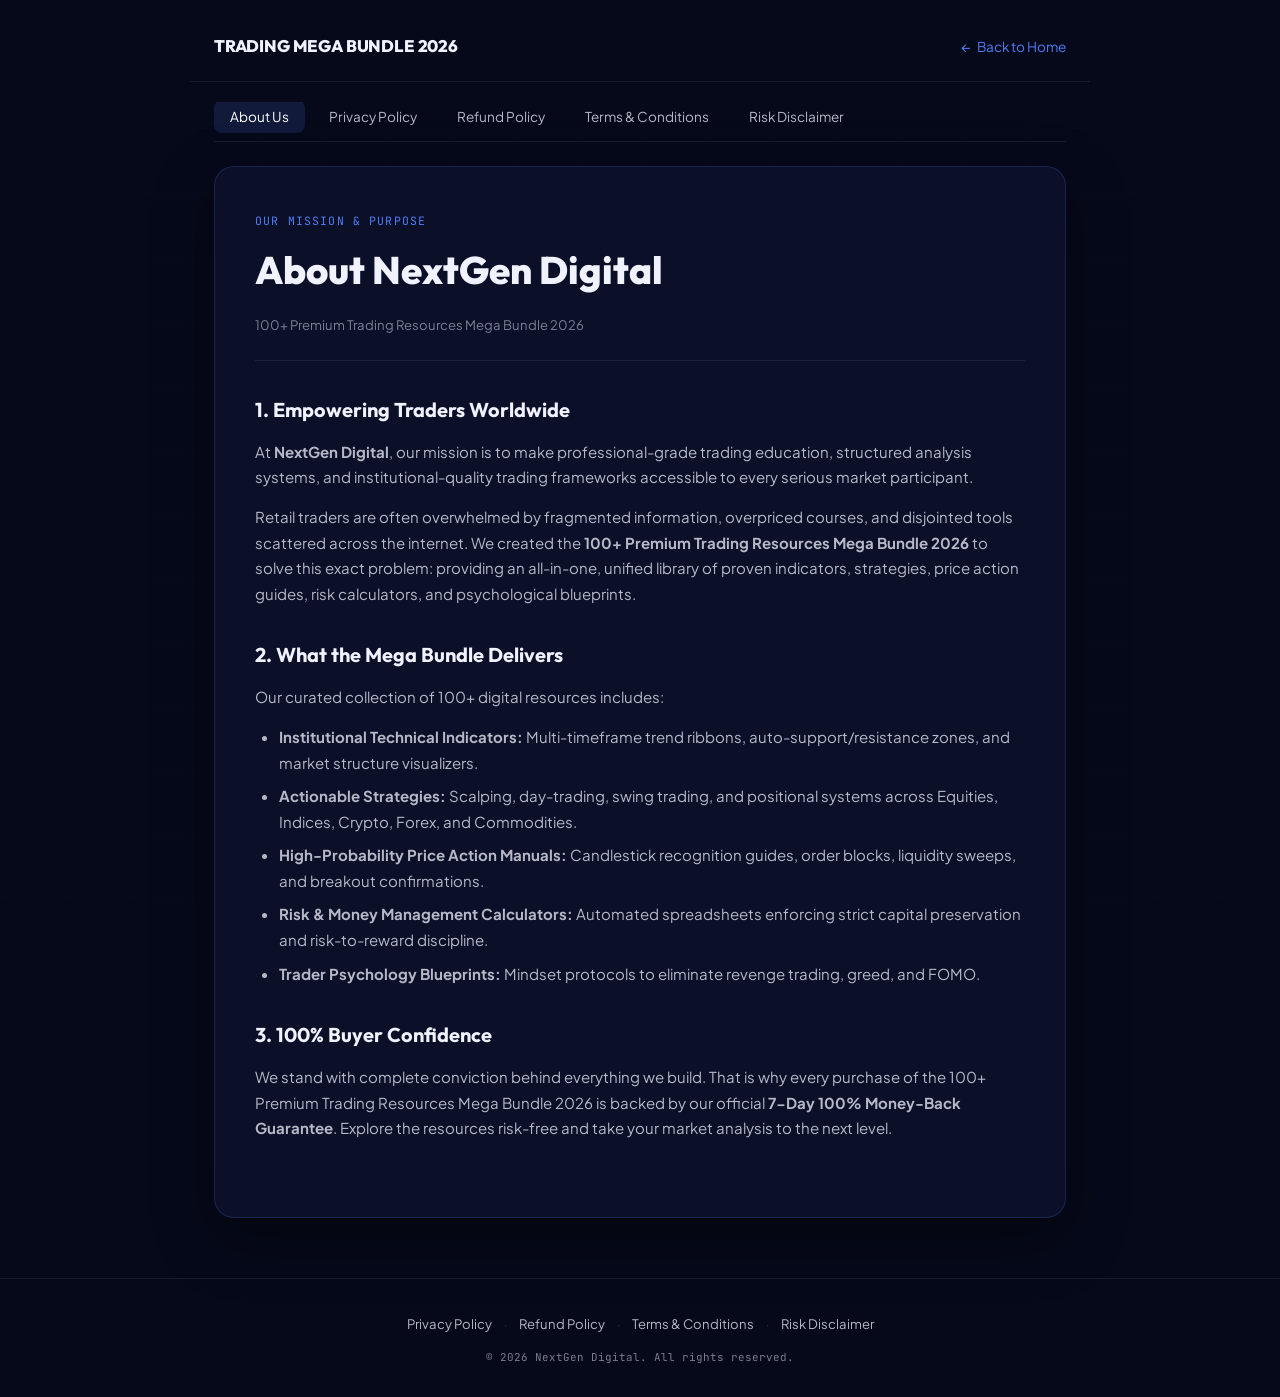
<file: about-us/index.html>
<!DOCTYPE html>
<html lang="en">
<head>
  <meta charset="UTF-8">
  <meta name="viewport" content="width=device-width, initial-scale=1.0, viewport-fit=cover">
  <title>About Us — 100+ Premium Trading Resources Mega Bundle 2026</title>
  <link rel="icon" href="/assets/favicon.svg" type="image/svg+xml">

  <!-- SEO & Meta Tags -->
  <meta name="description" content="Learn about NextGen Digital and the 100+ Premium Trading Resources Mega Bundle 2026 — an institutional collection of indicators, strategies, price action manuals, and risk management tools.">
  <meta name="robots" content="index, follow">
  <link rel="canonical" href="https://superprofile.bio/vp/%F0%9F%94%A5-100--premium-trading-resources-in-one-ultimate-bundle-2026--%F0%9F%93%A6">

  <!-- Preconnect & Fonts -->
  <link rel="preconnect" href="https://fonts.googleapis.com">
  <link rel="preconnect" href="https://fonts.gstatic.com" crossorigin>
  <link rel="dns-prefetch" href="https://superprofile.bio">
  <link rel="stylesheet" href="https://fonts.googleapis.com/css2?family=JetBrains+Mono:wght@400;500;600&family=Outfit:wght@400;600;700;800&family=Plus+Jakarta+Sans:wght@400;500;600;700&display=swap">

  <style>
    *, *::before, *::after {
      margin: 0;
      padding: 0;
      box-sizing: border-box;
    }

    :root {
      --bg-deep: #06091a;
      --bg-card: rgba(12, 16, 41, 0.94);
      --accent-blue: #4f7df5;
      --accent-purple: #8b5cf6;
      --accent-green: #22c55e;
      --accent-gold: #f5a623;
      --border-card: rgba(79, 125, 245, 0.2);
      --border-subtle: rgba(255, 255, 255, 0.08);
      --text-primary: #f0f2ff;
      --text-secondary: rgba(240, 242, 255, 0.75);
      --text-muted: rgba(240, 242, 255, 0.5);
      --font-display: 'Outfit', system-ui, -apple-system, sans-serif;
      --font-body: 'Plus Jakarta Sans', system-ui, sans-serif;
      --font-mono: 'JetBrains Mono', 'Fira Code', monospace;
    }

    html {
      height: 100%;
      -webkit-text-size-adjust: 100%;
      scroll-behavior: smooth;
    }

    body {
      min-height: 100vh;
      font-family: var(--font-body);
      background: var(--bg-deep);
      color: var(--text-primary);
      display: flex;
      flex-direction: column;
      line-height: 1.7;
    }

    body::before {
      content: '';
      position: fixed;
      inset: 0;
      background-image:
        linear-gradient(rgba(79, 125, 245, 0.02) 1px, transparent 1px),
        linear-gradient(90deg, rgba(79, 125, 245, 0.02) 1px, transparent 1px);
      background-size: 64px 64px;
      pointer-events: none;
      z-index: 0;
    }

    .policy-header {
      position: relative;
      z-index: 2;
      width: 100%;
      max-width: 900px;
      margin: 0 auto;
      padding: 32px 24px 20px;
      display: flex;
      align-items: center;
      justify-content: space-between;
      border-bottom: 1px solid var(--border-subtle);
    }

    .brand-link {
      display: flex;
      align-items: center;
      gap: 12px;
      text-decoration: none;
      color: var(--text-primary);
    }

    .brand-name {
      font-family: var(--font-display);
      font-weight: 800;
      font-size: 1.05rem;
      letter-spacing: -0.01em;
    }

    .back-home-link {
      font-family: var(--font-body);
      font-size: 0.85rem;
      color: var(--accent-blue);
      text-decoration: none;
      display: inline-flex;
      align-items: center;
      gap: 6px;
      transition: color 0.2s ease;
    }

    .back-home-link:hover {
      color: #93c5fd;
    }

    .policy-tabs-nav {
      position: relative;
      z-index: 2;
      width: 100%;
      max-width: 900px;
      margin: 20px auto 0;
      padding: 0 24px;
    }

    .policy-tabs {
      display: flex;
      gap: 8px;
      list-style: none;
      border-bottom: 1px solid var(--border-subtle);
      padding-bottom: 12px;
      overflow-x: auto;
    }

    .policy-tabs a {
      font-family: var(--font-body);
      font-size: 0.85rem;
      color: var(--text-secondary);
      text-decoration: none;
      padding: 8px 16px;
      border-radius: 8px;
      transition: background 0.2s ease, color 0.2s ease;
      white-space: nowrap;
    }

    .policy-tabs a.active, .policy-tabs a:hover {
      color: #fff;
      background: rgba(79, 125, 245, 0.15);
    }

    .policy-main {
      position: relative;
      z-index: 2;
      width: 100%;
      max-width: 900px;
      margin: 24px auto 60px;
      padding: 0 24px;
      flex: 1;
    }

    .policy-card {
      background: var(--bg-card);
      border: 1px solid var(--border-card);
      border-radius: 20px;
      padding: 44px 40px;
      box-shadow: 0 20px 60px rgba(0, 0, 0, 0.45);
    }

    .policy-card-header {
      margin-bottom: 32px;
      border-bottom: 1px solid var(--border-subtle);
      padding-bottom: 24px;
    }

    .policy-tag {
      font-family: var(--font-mono);
      font-size: 0.72rem;
      letter-spacing: 0.1em;
      text-transform: uppercase;
      color: var(--accent-blue);
      margin-bottom: 8px;
      display: block;
    }

    .policy-title {
      font-family: var(--font-display);
      font-weight: 800;
      font-size: clamp(1.8rem, 3.5vw, 2.4rem);
      color: var(--text-primary);
      margin-bottom: 10px;
    }

    .policy-meta {
      font-size: 0.82rem;
      color: var(--text-muted);
      display: flex;
      gap: 16px;
    }

    .policy-section {
      margin-bottom: 32px;
    }

    .policy-section h2 {
      font-family: var(--font-display);
      font-size: 1.25rem;
      font-weight: 700;
      color: var(--text-primary);
      margin-bottom: 12px;
    }

    .policy-section p {
      color: var(--text-secondary);
      font-size: 0.94rem;
      line-height: 1.7;
      margin-bottom: 14px;
    }

    .policy-section ul {
      list-style-type: disc;
      padding-left: 24px;
      color: var(--text-secondary);
      font-size: 0.94rem;
      margin-bottom: 16px;
    }

    .policy-section li {
      margin-bottom: 8px;
    }

    .landing-footer {
      border-top: 1px solid var(--border-subtle);
      padding: 30px 20px;
      text-align: center;
      background: rgba(6, 9, 26, 0.9);
    }

    .landing-footer-links {
      display: flex;
      justify-content: center;
      gap: 12px;
      list-style: none;
      margin-bottom: 12px;
      flex-wrap: wrap;
    }

    .landing-footer-links a {
      font-size: 0.82rem;
      color: var(--text-secondary);
      text-decoration: none;
    }

    .landing-footer-links a:hover, .landing-footer-links a.active {
      color: var(--accent-blue);
    }

    .landing-footer-sep {
      color: rgba(79, 125, 245, 0.35);
      font-size: 0.75rem;
    }

    .landing-footer-copy {
      font-family: var(--font-mono);
      font-size: 0.68rem;
      color: var(--text-muted);
    }

    @media (max-width: 600px) {
      .policy-card {
        padding: 28px 20px;
      }
      .policy-header {
        padding: 20px 16px;
      }
      .policy-tabs-nav {
        padding: 0 16px;
      }
      .policy-main {
        padding: 0 16px;
      }
    }
  </style>
</head>
<body>

  <!-- Policy Header -->
  <header class="policy-header" role="banner">
    <a href="/" class="brand-link" aria-label="100+ Premium Trading Resources Mega Bundle 2026 Home">
      <span class="brand-name">TRADING MEGA BUNDLE 2026</span>
    </a>

    <a href="/" class="back-home-link" aria-label="Back to landing page">
      <span aria-hidden="true">←</span> Back to Home
    </a>
  </header>

  <!-- Policy Tabs Nav -->
  <nav class="policy-tabs-nav" aria-label="Navigation">
    <ul class="policy-tabs">
      <li><a href="/about-us" class="active" aria-current="page">About Us</a></li>
      <li><a href="/privacy-policy">Privacy Policy</a></li>
      <li><a href="/refund-policy">Refund Policy</a></li>
      <li><a href="/terms-and-conditions">Terms &amp; Conditions</a></li>
      <li><a href="/disclaimer">Risk Disclaimer</a></li>
    </ul>
  </nav>

  <!-- Main Content Card -->
  <main class="policy-main" role="main">
    <article class="policy-card">

      <header class="policy-card-header">
        <span class="policy-tag">Our Mission &amp; Purpose</span>
        <h1 class="policy-title">About NextGen Digital</h1>
        <div class="policy-meta">
          <span>100+ Premium Trading Resources Mega Bundle 2026</span>
        </div>
      </header>

      <!-- 1. Who We Are -->
      <section class="policy-section">
        <h2>1. Empowering Traders Worldwide</h2>
        <p>
          At <strong>NextGen Digital</strong>, our mission is to make professional-grade trading education, structured analysis systems, and institutional-quality trading frameworks accessible to every serious market participant.
        </p>
        <p>
          Retail traders are often overwhelmed by fragmented information, overpriced courses, and disjointed tools scattered across the internet. We created the <strong>100+ Premium Trading Resources Mega Bundle 2026</strong> to solve this exact problem: providing an all-in-one, unified library of proven indicators, strategies, price action guides, risk calculators, and psychological blueprints.
        </p>
      </section>

      <!-- 2. What the Bundle Delivers -->
      <section class="policy-section">
        <h2>2. What the Mega Bundle Delivers</h2>
        <p>Our curated collection of 100+ digital resources includes:</p>
        <ul>
          <li><strong>Institutional Technical Indicators:</strong> Multi-timeframe trend ribbons, auto-support/resistance zones, and market structure visualizers.</li>
          <li><strong>Actionable Strategies:</strong> Scalping, day-trading, swing trading, and positional systems across Equities, Indices, Crypto, Forex, and Commodities.</li>
          <li><strong>High-Probability Price Action Manuals:</strong> Candlestick recognition guides, order blocks, liquidity sweeps, and breakout confirmations.</li>
          <li><strong>Risk &amp; Money Management Calculators:</strong> Automated spreadsheets enforcing strict capital preservation and risk-to-reward discipline.</li>
          <li><strong>Trader Psychology Blueprints:</strong> Mindset protocols to eliminate revenge trading, greed, and FOMO.</li>
        </ul>
      </section>

      <!-- 3. Our Guarantee -->
      <section class="policy-section">
        <h2>3. 100% Buyer Confidence</h2>
        <p>
          We stand with complete conviction behind everything we build. That is why every purchase of the 100+ Premium Trading Resources Mega Bundle 2026 is backed by our official <strong>7-Day 100% Money-Back Guarantee</strong>. Explore the resources risk-free and take your market analysis to the next level.
        </p>
      </section>

    </article>
  </main>

  <!-- Footer -->
  <footer class="landing-footer" role="contentinfo">
    <ul class="landing-footer-links">
      <li><a href="/privacy-policy">Privacy Policy</a></li>
      <li><span class="landing-footer-sep" aria-hidden="true">·</span></li>
      <li><a href="/refund-policy">Refund Policy</a></li>
      <li><span class="landing-footer-sep" aria-hidden="true">·</span></li>
      <li><a href="/terms-and-conditions">Terms &amp; Conditions</a></li>
      <li><span class="landing-footer-sep" aria-hidden="true">·</span></li>
      <li><a href="/disclaimer">Risk Disclaimer</a></li>
    </ul>
    <p class="landing-footer-copy">&copy; 2026 NextGen Digital. All rights reserved.</p>
  </footer>

</body>
</html>
</file>
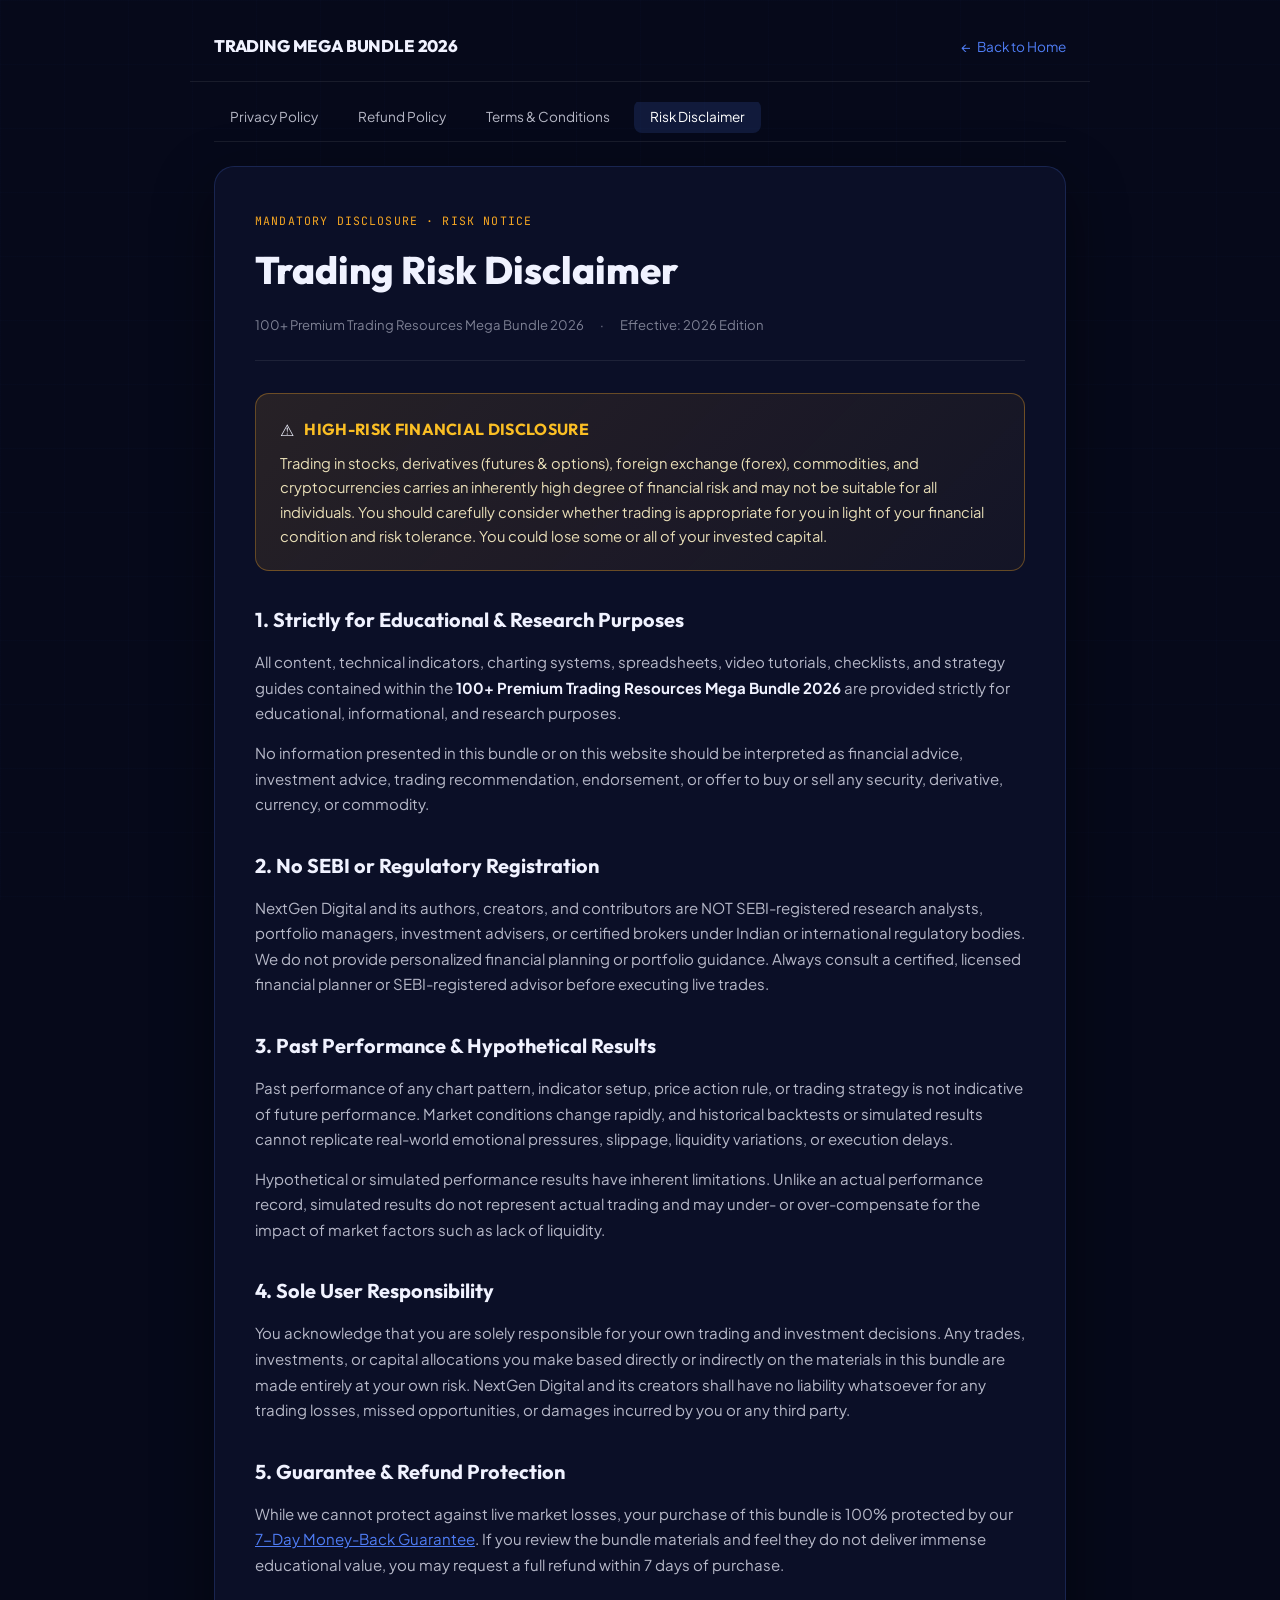
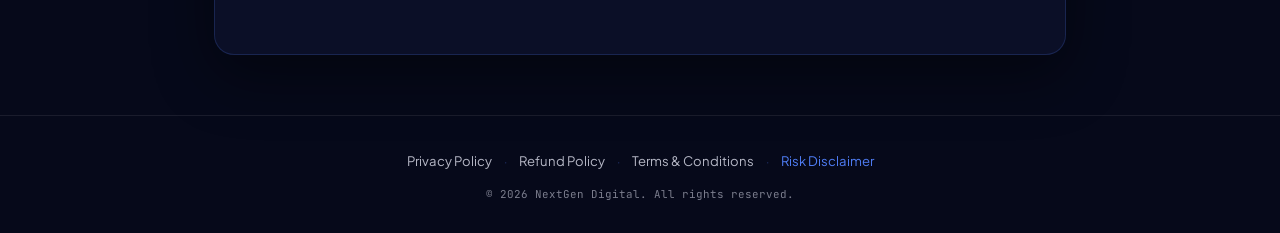
<file: disclaimer/index.html>
<!DOCTYPE html>
<html lang="en">
<head>
  <meta charset="UTF-8">
  <meta name="viewport" content="width=device-width, initial-scale=1.0, viewport-fit=cover">
  <title>Trading Risk Disclaimer — 100+ Premium Trading Resources Mega Bundle 2026</title>
  <link rel="icon" href="/assets/favicon.svg" type="image/svg+xml">

  <!-- SEO Meta Tags -->
  <meta name="description" content="Official Trading Risk Disclaimer for 100+ Premium Trading Resources Mega Bundle 2026. Important disclosure on financial market risk, educational use, and capital volatility.">
  <meta name="robots" content="index, follow">
  <link rel="canonical" href="https://superprofile.bio/vp/%F0%9F%94%A5-100--premium-trading-resources-in-one-ultimate-bundle-2026--%F0%9F%93%A6">

  <!-- Open Graph -->
  <meta property="og:type" content="article">
  <meta property="og:title" content="Trading Risk Disclaimer — 100+ Premium Trading Resources Mega Bundle 2026">
  <meta property="og:description" content="Official Trading Risk Disclaimer for 100+ Premium Trading Resources Mega Bundle 2026.">
  <meta property="og:image" content="/assets/hero-bundle-mockup.jpg">

  <!-- Twitter Card -->
  <meta name="twitter:card" content="summary_large_image">
  <meta name="twitter:title" content="Trading Risk Disclaimer — 100+ Premium Trading Resources Mega Bundle 2026">
  <meta name="twitter:description" content="Official Trading Risk Disclaimer and educational notice.">

  <!-- Preconnect & Fonts -->
  <link rel="preconnect" href="https://fonts.googleapis.com">
  <link rel="preconnect" href="https://fonts.gstatic.com" crossorigin>
  <link rel="dns-prefetch" href="https://superprofile.bio">
  <link rel="stylesheet" href="https://fonts.googleapis.com/css2?family=JetBrains+Mono:wght@400;500;600&family=Outfit:wght@400;600;700;800&family=Plus+Jakarta+Sans:wght@400;500;600;700&display=swap">

  <style>
    *, *::before, *::after {
      margin: 0;
      padding: 0;
      box-sizing: border-box;
    }

    :root {
      --bg-deep: #06091a;
      --bg-card: rgba(12, 16, 41, 0.94);
      --bg-card-inner: rgba(17, 22, 56, 0.7);
      --accent-blue: #4f7df5;
      --accent-purple: #8b5cf6;
      --accent-green: #22c55e;
      --accent-gold: #f5a623;
      --accent-amber: #f59e0b;
      --border-card: rgba(79, 125, 245, 0.2);
      --border-subtle: rgba(255, 255, 255, 0.08);
      --text-primary: #f0f2ff;
      --text-secondary: rgba(240, 242, 255, 0.75);
      --text-muted: rgba(240, 242, 255, 0.5);
      --font-display: 'Outfit', system-ui, -apple-system, sans-serif;
      --font-body: 'Plus Jakarta Sans', system-ui, sans-serif;
      --font-mono: 'JetBrains Mono', 'Fira Code', monospace;
    }

    html {
      height: 100%;
      -webkit-text-size-adjust: 100%;
      scroll-behavior: smooth;
    }

    body {
      min-height: 100vh;
      font-family: var(--font-body);
      background: var(--bg-deep);
      color: var(--text-primary);
      display: flex;
      flex-direction: column;
      line-height: 1.7;
    }

    body::before {
      content: '';
      position: fixed;
      inset: 0;
      background-image:
        linear-gradient(rgba(79, 125, 245, 0.02) 1px, transparent 1px),
        linear-gradient(90deg, rgba(79, 125, 245, 0.02) 1px, transparent 1px);
      background-size: 64px 64px;
      pointer-events: none;
      z-index: 0;
    }

    .policy-header {
      position: relative;
      z-index: 2;
      width: 100%;
      max-width: 900px;
      margin: 0 auto;
      padding: 32px 24px 20px;
      display: flex;
      align-items: center;
      justify-content: space-between;
      border-bottom: 1px solid var(--border-subtle);
    }

    .brand-link {
      display: flex;
      align-items: center;
      gap: 12px;
      text-decoration: none;
      color: var(--text-primary);
    }

    .brand-name {
      font-family: var(--font-display);
      font-weight: 800;
      font-size: 1.05rem;
      letter-spacing: -0.01em;
    }

    .back-home-link {
      font-family: var(--font-body);
      font-size: 0.85rem;
      color: var(--accent-blue);
      text-decoration: none;
      display: inline-flex;
      align-items: center;
      gap: 6px;
      transition: color 0.2s ease;
    }

    .back-home-link:hover {
      color: #93c5fd;
    }

    .policy-tabs-nav {
      position: relative;
      z-index: 2;
      width: 100%;
      max-width: 900px;
      margin: 20px auto 0;
      padding: 0 24px;
    }

    .policy-tabs {
      display: flex;
      gap: 8px;
      list-style: none;
      border-bottom: 1px solid var(--border-subtle);
      padding-bottom: 12px;
      overflow-x: auto;
    }

    .policy-tabs a {
      font-family: var(--font-body);
      font-size: 0.85rem;
      color: var(--text-secondary);
      text-decoration: none;
      padding: 8px 16px;
      border-radius: 8px;
      transition: background 0.2s ease, color 0.2s ease;
      white-space: nowrap;
    }

    .policy-tabs a.active, .policy-tabs a:hover {
      color: #fff;
      background: rgba(79, 125, 245, 0.15);
    }

    .policy-main {
      position: relative;
      z-index: 2;
      width: 100%;
      max-width: 900px;
      margin: 24px auto 60px;
      padding: 0 24px;
      flex: 1;
    }

    .policy-card {
      background: var(--bg-card);
      border: 1px solid var(--border-card);
      border-radius: 20px;
      padding: 44px 40px;
      box-shadow: 0 20px 60px rgba(0, 0, 0, 0.45);
    }

    .policy-card-header {
      margin-bottom: 32px;
      border-bottom: 1px solid var(--border-subtle);
      padding-bottom: 24px;
    }

    .policy-tag {
      font-family: var(--font-mono);
      font-size: 0.72rem;
      letter-spacing: 0.1em;
      text-transform: uppercase;
      color: var(--accent-gold);
      margin-bottom: 8px;
      display: block;
    }

    .policy-title {
      font-family: var(--font-display);
      font-weight: 800;
      font-size: clamp(1.8rem, 3.5vw, 2.4rem);
      color: var(--text-primary);
      margin-bottom: 10px;
    }

    .policy-meta {
      font-size: 0.82rem;
      color: var(--text-muted);
      display: flex;
      gap: 16px;
    }

    .disclaimer-alert-box {
      background: linear-gradient(135deg, rgba(245, 166, 35, 0.12), rgba(245, 166, 35, 0.04));
      border: 1.5px solid rgba(245, 166, 35, 0.35);
      border-radius: 14px;
      padding: 22px 24px;
      margin: 20px 0 32px;
    }

    .disclaimer-alert-header {
      display: flex;
      align-items: center;
      gap: 10px;
      margin-bottom: 8px;
    }

    .disclaimer-alert-header strong {
      font-family: var(--font-display);
      font-size: 1rem;
      color: #fbbf24;
      letter-spacing: 0.02em;
    }

    .disclaimer-alert-box p {
      color: rgba(254, 243, 199, 0.9);
      font-size: 0.92rem;
      line-height: 1.65;
    }

    .policy-section {
      margin-bottom: 32px;
    }

    .policy-section h2 {
      font-family: var(--font-display);
      font-size: 1.25rem;
      font-weight: 700;
      color: var(--text-primary);
      margin-bottom: 12px;
    }

    .policy-section p {
      color: var(--text-secondary);
      font-size: 0.94rem;
      line-height: 1.7;
      margin-bottom: 14px;
    }

    .policy-section ul {
      list-style-type: disc;
      padding-left: 24px;
      color: var(--text-secondary);
      font-size: 0.94rem;
      margin-bottom: 16px;
    }

    .policy-section li {
      margin-bottom: 8px;
    }

    .policy-section strong {
      color: var(--text-primary);
    }

    .landing-footer {
      border-top: 1px solid var(--border-subtle);
      padding: 30px 20px;
      text-align: center;
      background: rgba(6, 9, 26, 0.9);
    }

    .landing-footer-links {
      display: flex;
      justify-content: center;
      gap: 12px;
      list-style: none;
      margin-bottom: 12px;
      flex-wrap: wrap;
    }

    .landing-footer-links a {
      font-size: 0.82rem;
      color: var(--text-secondary);
      text-decoration: none;
    }

    .landing-footer-links a:hover, .landing-footer-links a.active {
      color: var(--accent-blue);
    }

    .landing-footer-sep {
      color: rgba(79, 125, 245, 0.35);
      font-size: 0.75rem;
    }

    .landing-footer-copy {
      font-family: var(--font-mono);
      font-size: 0.68rem;
      color: var(--text-muted);
    }

    @media (max-width: 600px) {
      .policy-card {
        padding: 28px 20px;
      }
      .policy-header {
        padding: 20px 16px;
      }
      .policy-tabs-nav {
        padding: 0 16px;
      }
      .policy-main {
        padding: 0 16px;
      }
    }
  </style>
</head>
<body>

  <!-- Policy Header -->
  <header class="policy-header" role="banner">
    <a href="/" class="brand-link" aria-label="100+ Premium Trading Resources Mega Bundle 2026 Home">
      <span class="brand-name">TRADING MEGA BUNDLE 2026</span>
    </a>

    <a href="/" class="back-home-link" aria-label="Back to landing page">
      <span aria-hidden="true">←</span> Back to Home
    </a>
  </header>

  <!-- Policy Tabs Nav -->
  <nav class="policy-tabs-nav" aria-label="Legal Policies Navigation">
    <ul class="policy-tabs">
      <li><a href="/privacy-policy">Privacy Policy</a></li>
      <li><a href="/refund-policy">Refund Policy</a></li>
      <li><a href="/terms-and-conditions">Terms &amp; Conditions</a></li>
      <li><a href="/disclaimer" class="active" aria-current="page">Risk Disclaimer</a></li>
    </ul>
  </nav>

  <!-- Main Content Card -->
  <main class="policy-main" role="main">
    <article class="policy-card">

      <header class="policy-card-header">
        <span class="policy-tag">Mandatory Disclosure · Risk Notice</span>
        <h1 class="policy-title">Trading Risk Disclaimer</h1>
        <div class="policy-meta">
          <span>100+ Premium Trading Resources Mega Bundle 2026</span>
          <span>·</span>
          <span>Effective: 2026 Edition</span>
        </div>
      </header>

      <!-- Alert Box -->
      <div class="disclaimer-alert-box">
        <div class="disclaimer-alert-header">
          <span>⚠️</span>
          <strong>HIGH-RISK FINANCIAL DISCLOSURE</strong>
        </div>
        <p>
          Trading in stocks, derivatives (futures &amp; options), foreign exchange (forex), commodities, and cryptocurrencies carries an inherently high degree of financial risk and may not be suitable for all individuals. You should carefully consider whether trading is appropriate for you in light of your financial condition and risk tolerance. You could lose some or all of your invested capital.
        </p>
      </div>

      <!-- 1. Educational Purpose Only -->
      <section class="policy-section">
        <h2>1. Strictly for Educational &amp; Research Purposes</h2>
        <p>
          All content, technical indicators, charting systems, spreadsheets, video tutorials, checklists, and strategy guides contained within the <strong>100+ Premium Trading Resources Mega Bundle 2026</strong> are provided strictly for educational, informational, and research purposes.
        </p>
        <p>
          No information presented in this bundle or on this website should be interpreted as financial advice, investment advice, trading recommendation, endorsement, or offer to buy or sell any security, derivative, currency, or commodity.
        </p>
      </section>

      <!-- 2. No Investment Advisory Status -->
      <section class="policy-section">
        <h2>2. No SEBI or Regulatory Registration</h2>
        <p>
          NextGen Digital and its authors, creators, and contributors are NOT SEBI-registered research analysts, portfolio managers, investment advisers, or certified brokers under Indian or international regulatory bodies. We do not provide personalized financial planning or portfolio guidance. Always consult a certified, licensed financial planner or SEBI-registered advisor before executing live trades.
        </p>
      </section>

      <!-- 3. Past Performance Disclaimer -->
      <section class="policy-section">
        <h2>3. Past Performance &amp; Hypothetical Results</h2>
        <p>
          Past performance of any chart pattern, indicator setup, price action rule, or trading strategy is not indicative of future performance. Market conditions change rapidly, and historical backtests or simulated results cannot replicate real-world emotional pressures, slippage, liquidity variations, or execution delays.
        </p>
        <p>
          Hypothetical or simulated performance results have inherent limitations. Unlike an actual performance record, simulated results do not represent actual trading and may under- or over-compensate for the impact of market factors such as lack of liquidity.
        </p>
      </section>

      <!-- 4. User Responsibility -->
      <section class="policy-section">
        <h2>4. Sole User Responsibility</h2>
        <p>
          You acknowledge that you are solely responsible for your own trading and investment decisions. Any trades, investments, or capital allocations you make based directly or indirectly on the materials in this bundle are made entirely at your own risk. NextGen Digital and its creators shall have no liability whatsoever for any trading losses, missed opportunities, or damages incurred by you or any third party.
        </p>
      </section>

      <!-- 5. 7-Day Money-Back Guarantee Notice -->
      <section class="policy-section">
        <h2>5. Guarantee &amp; Refund Protection</h2>
        <p>
          While we cannot protect against live market losses, your purchase of this bundle is 100% protected by our <a href="/refund-policy" style="color: var(--accent-blue); text-decoration: underline;">7-Day Money-Back Guarantee</a>. If you review the bundle materials and feel they do not deliver immense educational value, you may request a full refund within 7 days of purchase.
        </p>
      </section>

    </article>
  </main>

  <!-- Footer -->
  <footer class="landing-footer" role="contentinfo">
    <ul class="landing-footer-links">
      <li><a href="/privacy-policy">Privacy Policy</a></li>
      <li><span class="landing-footer-sep" aria-hidden="true">·</span></li>
      <li><a href="/refund-policy">Refund Policy</a></li>
      <li><span class="landing-footer-sep" aria-hidden="true">·</span></li>
      <li><a href="/terms-and-conditions">Terms &amp; Conditions</a></li>
      <li><span class="landing-footer-sep" aria-hidden="true">·</span></li>
      <li><a href="/disclaimer" class="active">Risk Disclaimer</a></li>
    </ul>
    <p class="landing-footer-copy">&copy; 2026 NextGen Digital. All rights reserved.</p>
  </footer>

</body>
</html>
</file>
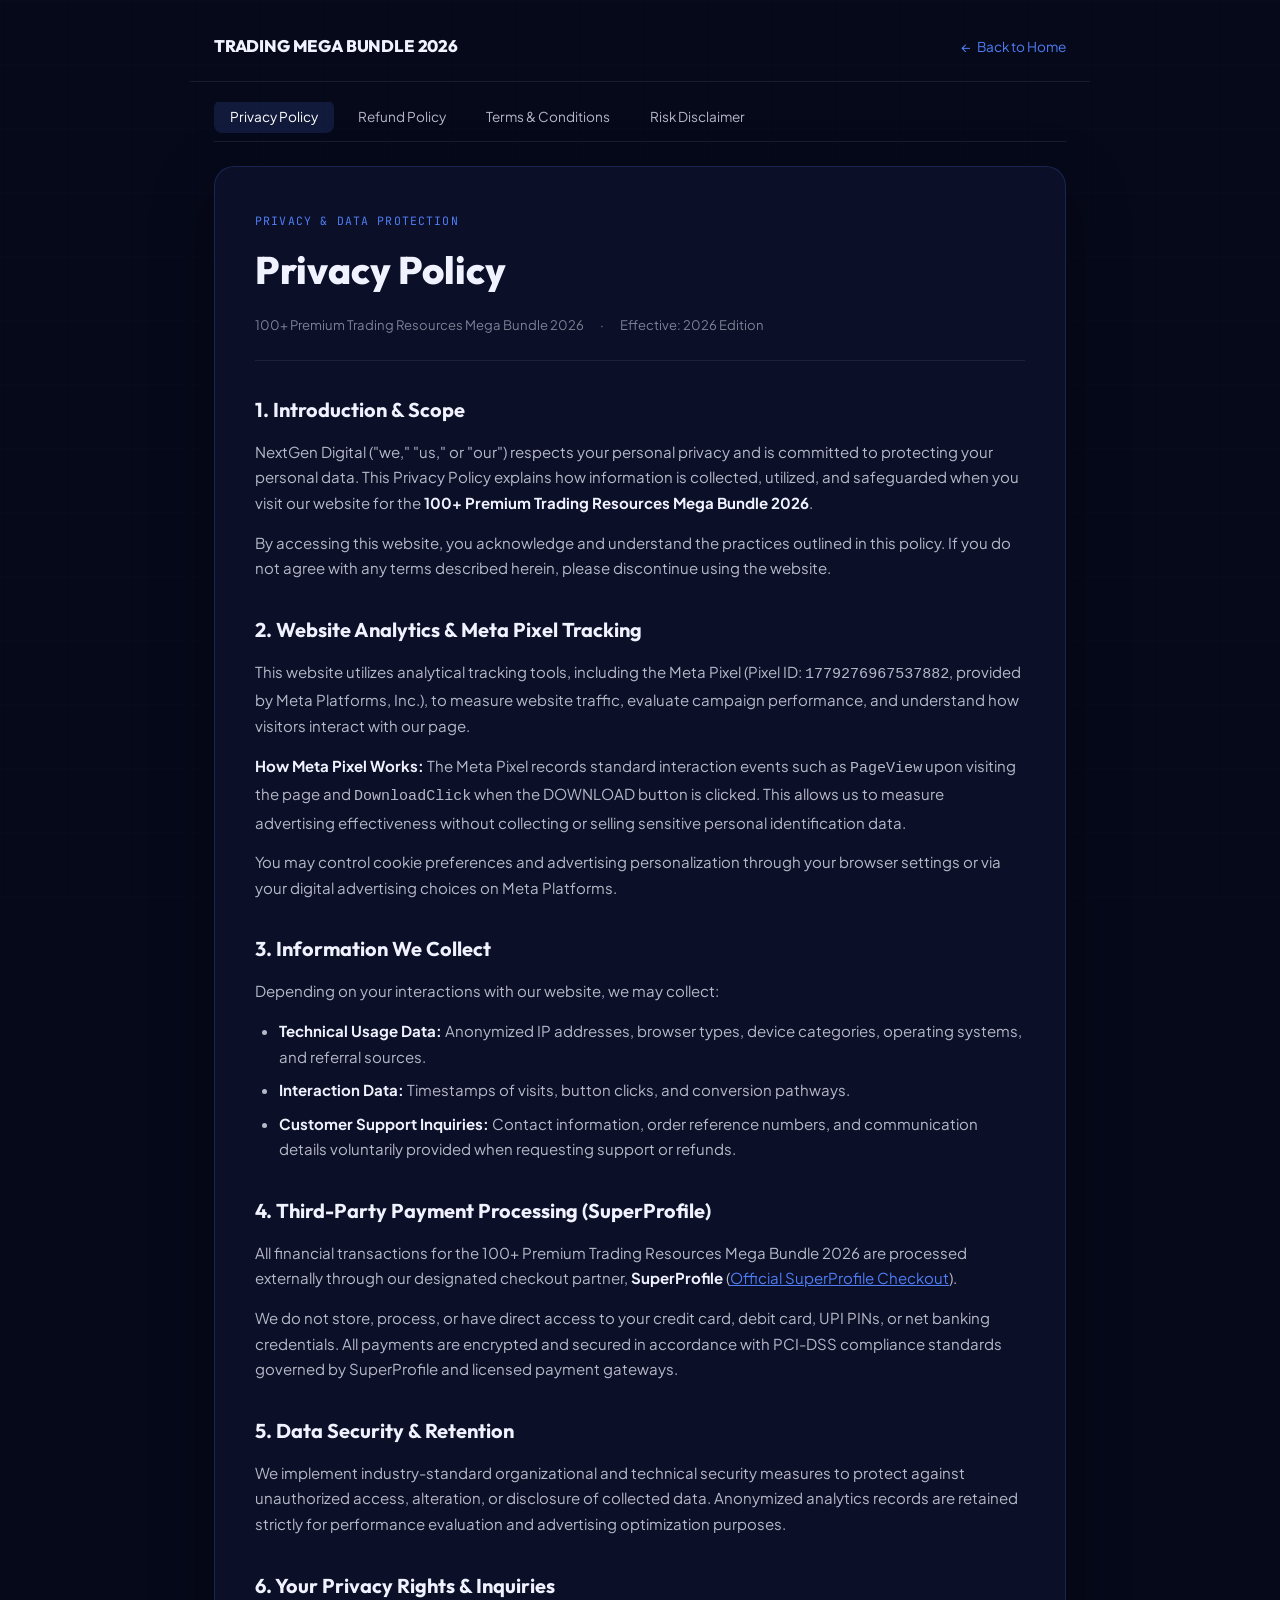
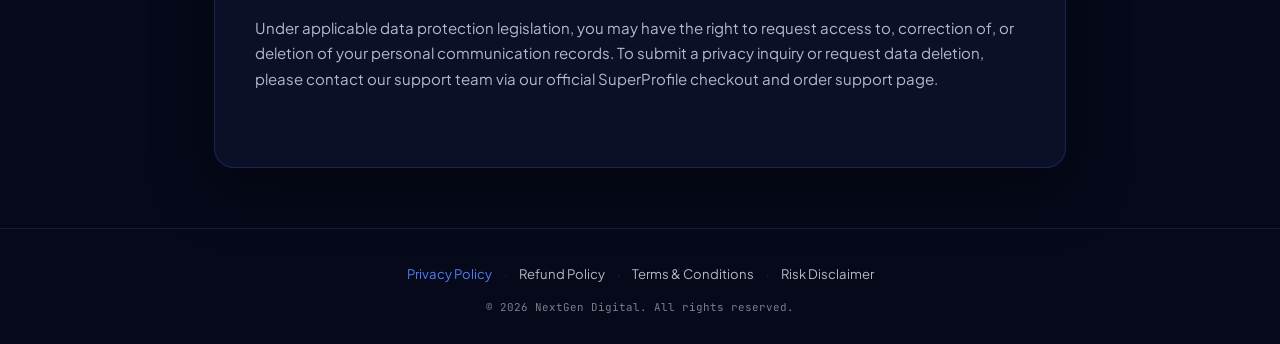
<file: privacy-policy/index.html>
<!DOCTYPE html>
<html lang="en">
<head>
  <meta charset="UTF-8">
  <meta name="viewport" content="width=device-width, initial-scale=1.0, viewport-fit=cover">
  <title>Privacy Policy — 100+ Premium Trading Resources Mega Bundle 2026</title>
  <link rel="icon" href="/assets/favicon.svg" type="image/svg+xml">

  <!-- SEO Meta Tags -->
  <meta name="description" content="Privacy Policy for 100+ Premium Trading Resources Mega Bundle 2026. Details on website analytics, Meta Pixel tracking, user data protection, and external checkout.">
  <meta name="robots" content="index, follow">
  <link rel="canonical" href="https://superprofile.bio/vp/%F0%9F%94%A5-100--premium-trading-resources-in-one-ultimate-bundle-2026--%F0%9F%93%A6">

  <!-- Open Graph -->
  <meta property="og:type" content="article">
  <meta property="og:title" content="Privacy Policy — 100+ Premium Trading Resources Mega Bundle 2026">
  <meta property="og:description" content="Official Privacy Policy for 100+ Premium Trading Resources Mega Bundle 2026.">
  <meta property="og:image" content="/assets/hero-bundle-mockup.jpg">

  <!-- Twitter Card -->
  <meta name="twitter:card" content="summary_large_image">
  <meta name="twitter:title" content="Privacy Policy — 100+ Premium Trading Resources Mega Bundle 2026">
  <meta name="twitter:description" content="Privacy Policy and data protection terms.">

  <!-- Preconnect & Fonts -->
  <link rel="preconnect" href="https://fonts.googleapis.com">
  <link rel="preconnect" href="https://fonts.gstatic.com" crossorigin>
  <link rel="dns-prefetch" href="https://superprofile.bio">
  <link rel="stylesheet" href="https://fonts.googleapis.com/css2?family=JetBrains+Mono:wght@400;500;600&family=Outfit:wght@400;600;700;800&family=Plus+Jakarta+Sans:wght@400;500;600;700&display=swap">

  <style>
    *, *::before, *::after {
      margin: 0;
      padding: 0;
      box-sizing: border-box;
    }

    :root {
      --bg-deep: #06091a;
      --bg-card: rgba(12, 16, 41, 0.94);
      --bg-card-inner: rgba(17, 22, 56, 0.7);
      --accent-blue: #4f7df5;
      --accent-purple: #8b5cf6;
      --accent-green: #22c55e;
      --accent-gold: #f5a623;
      --border-card: rgba(79, 125, 245, 0.2);
      --border-subtle: rgba(255, 255, 255, 0.08);
      --text-primary: #f0f2ff;
      --text-secondary: rgba(240, 242, 255, 0.75);
      --text-muted: rgba(240, 242, 255, 0.5);
      --font-display: 'Outfit', system-ui, -apple-system, sans-serif;
      --font-body: 'Plus Jakarta Sans', system-ui, sans-serif;
      --font-mono: 'JetBrains Mono', 'Fira Code', monospace;
    }

    html {
      height: 100%;
      -webkit-text-size-adjust: 100%;
      scroll-behavior: smooth;
    }

    body {
      min-height: 100vh;
      font-family: var(--font-body);
      background: var(--bg-deep);
      color: var(--text-primary);
      display: flex;
      flex-direction: column;
      line-height: 1.7;
    }

    body::before {
      content: '';
      position: fixed;
      inset: 0;
      background-image:
        linear-gradient(rgba(79, 125, 245, 0.02) 1px, transparent 1px),
        linear-gradient(90deg, rgba(79, 125, 245, 0.02) 1px, transparent 1px);
      background-size: 64px 64px;
      pointer-events: none;
      z-index: 0;
    }

    .policy-header {
      position: relative;
      z-index: 2;
      width: 100%;
      max-width: 900px;
      margin: 0 auto;
      padding: 32px 24px 20px;
      display: flex;
      align-items: center;
      justify-content: space-between;
      border-bottom: 1px solid var(--border-subtle);
    }

    .brand-link {
      display: flex;
      align-items: center;
      gap: 12px;
      text-decoration: none;
      color: var(--text-primary);
    }

    .brand-name {
      font-family: var(--font-display);
      font-weight: 800;
      font-size: 1.05rem;
      letter-spacing: -0.01em;
    }

    .back-home-link {
      font-family: var(--font-body);
      font-size: 0.85rem;
      color: var(--accent-blue);
      text-decoration: none;
      display: inline-flex;
      align-items: center;
      gap: 6px;
      transition: color 0.2s ease;
    }

    .back-home-link:hover {
      color: #93c5fd;
    }

    .policy-tabs-nav {
      position: relative;
      z-index: 2;
      width: 100%;
      max-width: 900px;
      margin: 20px auto 0;
      padding: 0 24px;
    }

    .policy-tabs {
      display: flex;
      gap: 8px;
      list-style: none;
      border-bottom: 1px solid var(--border-subtle);
      padding-bottom: 12px;
      overflow-x: auto;
    }

    .policy-tabs a {
      font-family: var(--font-body);
      font-size: 0.85rem;
      color: var(--text-secondary);
      text-decoration: none;
      padding: 8px 16px;
      border-radius: 8px;
      transition: background 0.2s ease, color 0.2s ease;
      white-space: nowrap;
    }

    .policy-tabs a.active, .policy-tabs a:hover {
      color: #fff;
      background: rgba(79, 125, 245, 0.15);
    }

    .policy-main {
      position: relative;
      z-index: 2;
      width: 100%;
      max-width: 900px;
      margin: 24px auto 60px;
      padding: 0 24px;
      flex: 1;
    }

    .policy-card {
      background: var(--bg-card);
      border: 1px solid var(--border-card);
      border-radius: 20px;
      padding: 44px 40px;
      box-shadow: 0 20px 60px rgba(0, 0, 0, 0.45);
    }

    .policy-card-header {
      margin-bottom: 32px;
      border-bottom: 1px solid var(--border-subtle);
      padding-bottom: 24px;
    }

    .policy-tag {
      font-family: var(--font-mono);
      font-size: 0.72rem;
      letter-spacing: 0.1em;
      text-transform: uppercase;
      color: var(--accent-blue);
      margin-bottom: 8px;
      display: block;
    }

    .policy-title {
      font-family: var(--font-display);
      font-weight: 800;
      font-size: clamp(1.8rem, 3.5vw, 2.4rem);
      color: var(--text-primary);
      margin-bottom: 10px;
    }

    .policy-meta {
      font-size: 0.82rem;
      color: var(--text-muted);
      display: flex;
      gap: 16px;
    }

    .policy-section {
      margin-bottom: 32px;
    }

    .policy-section h2 {
      font-family: var(--font-display);
      font-size: 1.25rem;
      font-weight: 700;
      color: var(--text-primary);
      margin-bottom: 12px;
    }

    .policy-section p {
      color: var(--text-secondary);
      font-size: 0.94rem;
      line-height: 1.7;
      margin-bottom: 14px;
    }

    .policy-section ul {
      list-style-type: disc;
      padding-left: 24px;
      color: var(--text-secondary);
      font-size: 0.94rem;
      margin-bottom: 16px;
    }

    .policy-section li {
      margin-bottom: 8px;
    }

    .policy-section strong {
      color: var(--text-primary);
    }

    .policy-link {
      color: var(--accent-blue);
      text-decoration: underline;
    }

    .landing-footer {
      border-top: 1px solid var(--border-subtle);
      padding: 30px 20px;
      text-align: center;
      background: rgba(6, 9, 26, 0.9);
    }

    .landing-footer-links {
      display: flex;
      justify-content: center;
      gap: 12px;
      list-style: none;
      margin-bottom: 12px;
      flex-wrap: wrap;
    }

    .landing-footer-links a {
      font-size: 0.82rem;
      color: var(--text-secondary);
      text-decoration: none;
    }

    .landing-footer-links a:hover, .landing-footer-links a.active {
      color: var(--accent-blue);
    }

    .landing-footer-sep {
      color: rgba(79, 125, 245, 0.35);
      font-size: 0.75rem;
    }

    .landing-footer-copy {
      font-family: var(--font-mono);
      font-size: 0.68rem;
      color: var(--text-muted);
    }

    @media (max-width: 600px) {
      .policy-card {
        padding: 28px 20px;
      }
      .policy-header {
        padding: 20px 16px;
      }
      .policy-tabs-nav {
        padding: 0 16px;
      }
      .policy-main {
        padding: 0 16px;
      }
    }
  </style>
</head>
<body>

  <!-- Policy Header -->
  <header class="policy-header" role="banner">
    <a href="/" class="brand-link" aria-label="100+ Premium Trading Resources Mega Bundle 2026 Home">
      <span class="brand-name">TRADING MEGA BUNDLE 2026</span>
    </a>

    <a href="/" class="back-home-link" aria-label="Back to landing page">
      <span aria-hidden="true">←</span> Back to Home
    </a>
  </header>

  <!-- Policy Tabs Nav -->
  <nav class="policy-tabs-nav" aria-label="Legal Policies Navigation">
    <ul class="policy-tabs">
      <li><a href="/privacy-policy" class="active" aria-current="page">Privacy Policy</a></li>
      <li><a href="/refund-policy">Refund Policy</a></li>
      <li><a href="/terms-and-conditions">Terms &amp; Conditions</a></li>
      <li><a href="/disclaimer">Risk Disclaimer</a></li>
    </ul>
  </nav>

  <!-- Main Content Card -->
  <main class="policy-main" role="main">
    <article class="policy-card">

      <header class="policy-card-header">
        <span class="policy-tag">Privacy &amp; Data Protection</span>
        <h1 class="policy-title">Privacy Policy</h1>
        <div class="policy-meta">
          <span>100+ Premium Trading Resources Mega Bundle 2026</span>
          <span>·</span>
          <span>Effective: 2026 Edition</span>
        </div>
      </header>

      <!-- 1. Introduction -->
      <section class="policy-section">
        <h2>1. Introduction &amp; Scope</h2>
        <p>
          NextGen Digital ("we," "us," or "our") respects your personal privacy and is committed to protecting your personal data. This Privacy Policy explains how information is collected, utilized, and safeguarded when you visit our website for the <strong>100+ Premium Trading Resources Mega Bundle 2026</strong>.
        </p>
        <p>
          By accessing this website, you acknowledge and understand the practices outlined in this policy. If you do not agree with any terms described herein, please discontinue using the website.
        </p>
      </section>

      <!-- 2. Website Analytics & Meta Pixel -->
      <section class="policy-section">
        <h2>2. Website Analytics &amp; Meta Pixel Tracking</h2>
        <p>
          This website utilizes analytical tracking tools, including the Meta Pixel (Pixel ID: <code>1779276967537882</code>, provided by Meta Platforms, Inc.), to measure website traffic, evaluate campaign performance, and understand how visitors interact with our page.
        </p>
        <p>
          <strong>How Meta Pixel Works:</strong> The Meta Pixel records standard interaction events such as <code>PageView</code> upon visiting the page and <code>DownloadClick</code> when the DOWNLOAD button is clicked. This allows us to measure advertising effectiveness without collecting or selling sensitive personal identification data.
        </p>
        <p>
          You may control cookie preferences and advertising personalization through your browser settings or via your digital advertising choices on Meta Platforms.
        </p>
      </section>

      <!-- 3. Information We Collect -->
      <section class="policy-section">
        <h2>3. Information We Collect</h2>
        <p>Depending on your interactions with our website, we may collect:</p>
        <ul>
          <li><strong>Technical Usage Data:</strong> Anonymized IP addresses, browser types, device categories, operating systems, and referral sources.</li>
          <li><strong>Interaction Data:</strong> Timestamps of visits, button clicks, and conversion pathways.</li>
          <li><strong>Customer Support Inquiries:</strong> Contact information, order reference numbers, and communication details voluntarily provided when requesting support or refunds.</li>
        </ul>
      </section>

      <!-- 4. Third-Party Payment Processing -->
      <section class="policy-section">
        <h2>4. Third-Party Payment Processing (SuperProfile)</h2>
        <p>
          All financial transactions for the 100+ Premium Trading Resources Mega Bundle 2026 are processed externally through our designated checkout partner, <strong>SuperProfile</strong> (<a href="https://superprofile.bio/vp/%F0%9F%94%A5-100--premium-trading-resources-in-one-ultimate-bundle-2026--%F0%9F%93%A6" class="policy-link" target="_blank" rel="noopener noreferrer">Official SuperProfile Checkout</a>).
        </p>
        <p>
          We do not store, process, or have direct access to your credit card, debit card, UPI PINs, or net banking credentials. All payments are encrypted and secured in accordance with PCI-DSS compliance standards governed by SuperProfile and licensed payment gateways.
        </p>
      </section>

      <!-- 5. Data Security & Storage -->
      <section class="policy-section">
        <h2>5. Data Security &amp; Retention</h2>
        <p>
          We implement industry-standard organizational and technical security measures to protect against unauthorized access, alteration, or disclosure of collected data. Anonymized analytics records are retained strictly for performance evaluation and advertising optimization purposes.
        </p>
      </section>

      <!-- 6. Your Rights & Contact -->
      <section class="policy-section">
        <h2>6. Your Privacy Rights &amp; Inquiries</h2>
        <p>
          Under applicable data protection legislation, you may have the right to request access to, correction of, or deletion of your personal communication records. To submit a privacy inquiry or request data deletion, please contact our support team via our official SuperProfile checkout and order support page.
        </p>
      </section>

    </article>
  </main>

  <!-- Footer -->
  <footer class="landing-footer" role="contentinfo">
    <ul class="landing-footer-links">
      <li><a href="/privacy-policy" class="active">Privacy Policy</a></li>
      <li><span class="landing-footer-sep" aria-hidden="true">·</span></li>
      <li><a href="/refund-policy">Refund Policy</a></li>
      <li><span class="landing-footer-sep" aria-hidden="true">·</span></li>
      <li><a href="/terms-and-conditions">Terms &amp; Conditions</a></li>
      <li><span class="landing-footer-sep" aria-hidden="true">·</span></li>
      <li><a href="/disclaimer">Risk Disclaimer</a></li>
    </ul>
    <p class="landing-footer-copy">&copy; 2026 NextGen Digital. All rights reserved.</p>
  </footer>

</body>
</html>
</file>
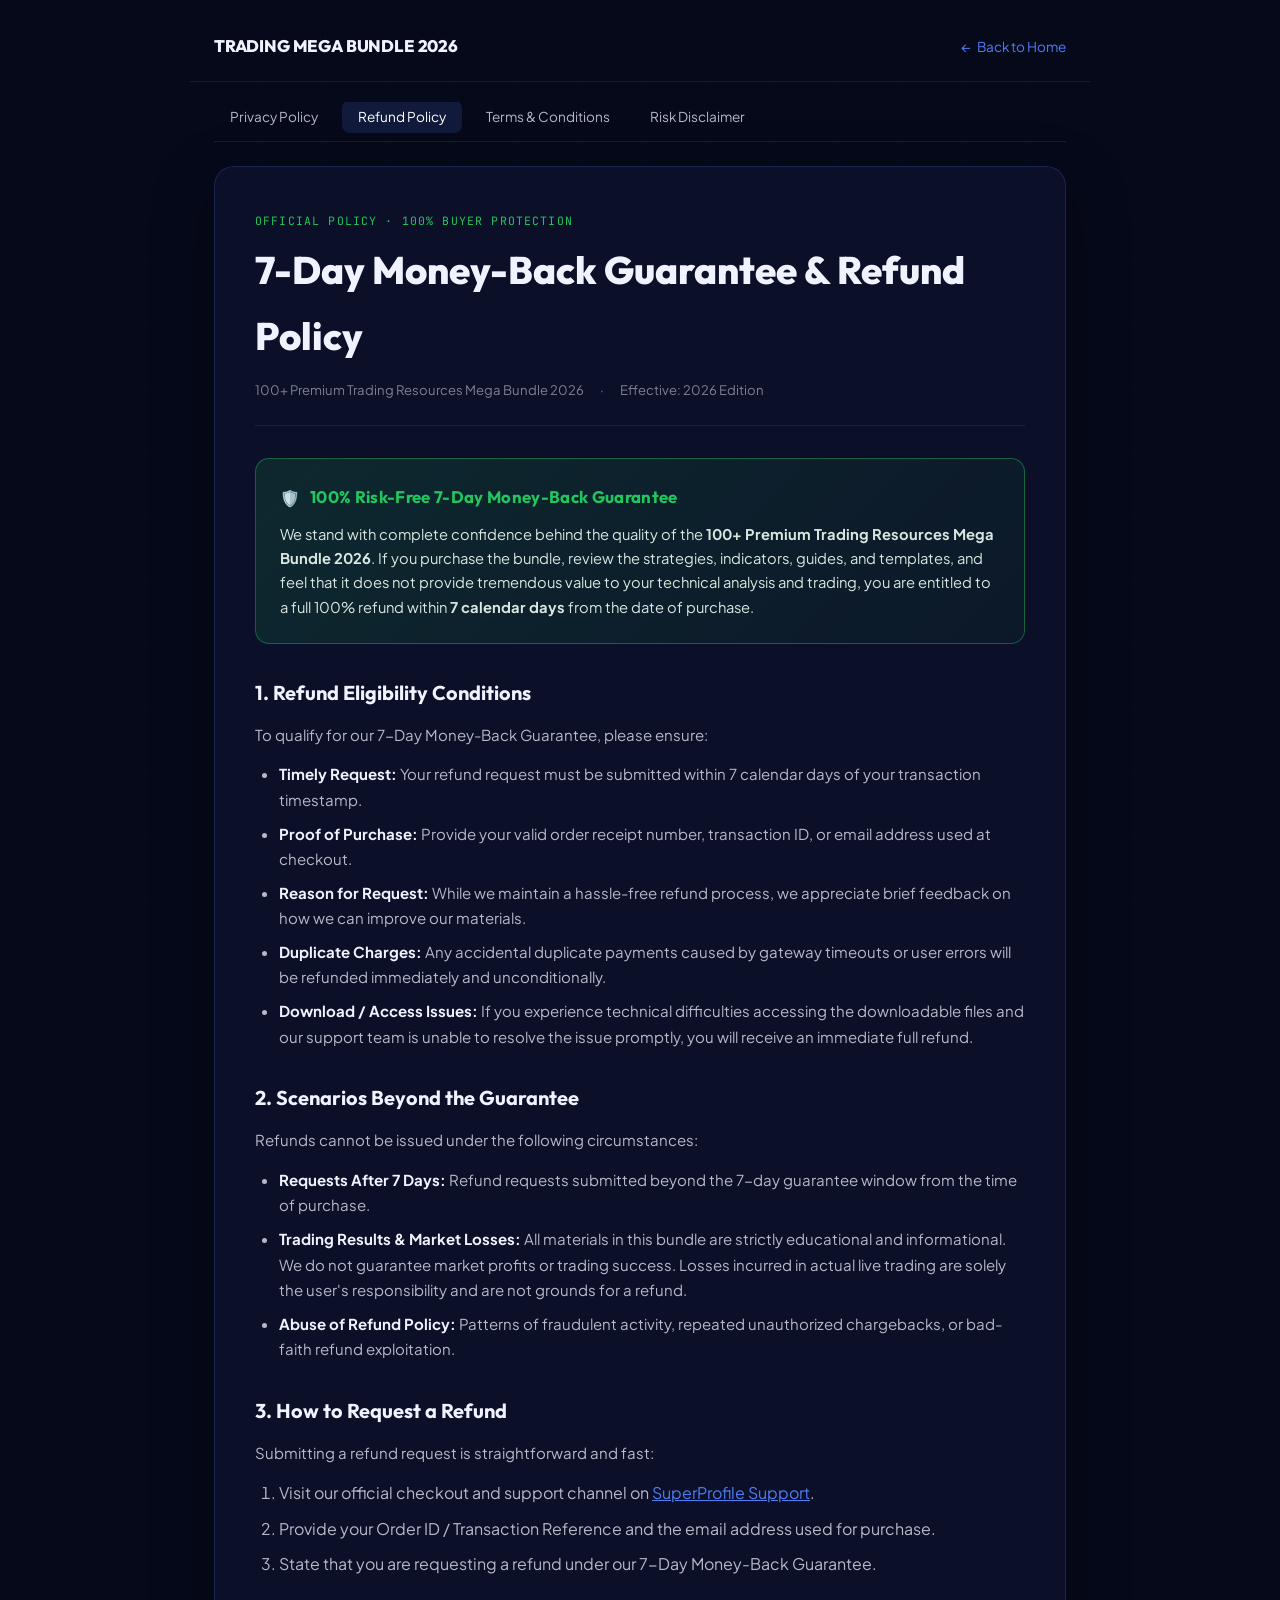
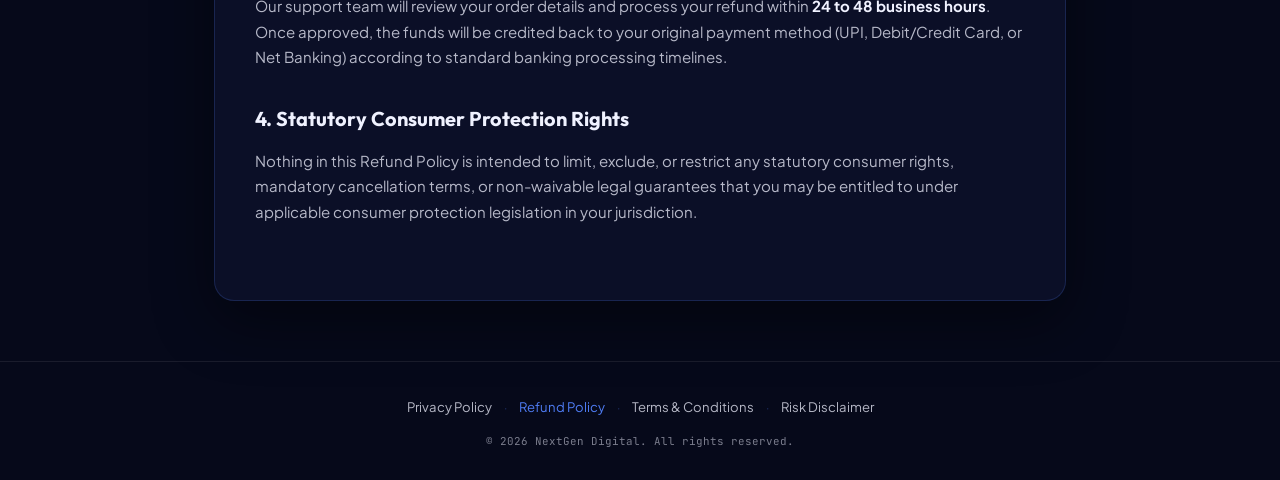
<file: refund-policy/index.html>
<!DOCTYPE html>
<html lang="en">
<head>
  <meta charset="UTF-8">
  <meta name="viewport" content="width=device-width, initial-scale=1.0, viewport-fit=cover">
  <title>Refund Policy — 100+ Premium Trading Resources Mega Bundle 2026</title>
  <link rel="icon" href="/assets/favicon.svg" type="image/svg+xml">

  <!-- SEO Meta Tags -->
  <meta name="description" content="Official 7-Day 100% Money-Back Guarantee and Refund Policy for 100+ Premium Trading Resources Mega Bundle 2026. Complete buyer protection, refund process, and conditions.">
  <meta name="robots" content="index, follow">
  <link rel="canonical" href="https://superprofile.bio/vp/%F0%9F%94%A5-100--premium-trading-resources-in-one-ultimate-bundle-2026--%F0%9F%93%A6">

  <!-- Open Graph -->
  <meta property="og:type" content="article">
  <meta property="og:title" content="Refund Policy — 100+ Premium Trading Resources Mega Bundle 2026">
  <meta property="og:description" content="Official 7-Day 100% Money-Back Guarantee and Refund Policy for 100+ Premium Trading Resources Mega Bundle 2026.">
  <meta property="og:image" content="/assets/hero-bundle-mockup.jpg">

  <!-- Twitter Card -->
  <meta name="twitter:card" content="summary_large_image">
  <meta name="twitter:title" content="Refund Policy — 100+ Premium Trading Resources Mega Bundle 2026">
  <meta name="twitter:description" content="7-Day 100% Money-Back Guarantee and Refund Policy.">

  <!-- Preconnect & Fonts -->
  <link rel="preconnect" href="https://fonts.googleapis.com">
  <link rel="preconnect" href="https://fonts.gstatic.com" crossorigin>
  <link rel="dns-prefetch" href="https://superprofile.bio">
  <link rel="stylesheet" href="https://fonts.googleapis.com/css2?family=JetBrains+Mono:wght@400;500;600&family=Outfit:wght@400;600;700;800&family=Plus+Jakarta+Sans:wght@400;500;600;700&display=swap">

  <style>
    *, *::before, *::after {
      margin: 0;
      padding: 0;
      box-sizing: border-box;
    }

    :root {
      --bg-deep: #06091a;
      --bg-card: rgba(12, 16, 41, 0.94);
      --bg-card-inner: rgba(17, 22, 56, 0.7);
      --accent-blue: #4f7df5;
      --accent-purple: #8b5cf6;
      --accent-green: #22c55e;
      --accent-gold: #f5a623;
      --border-card: rgba(79, 125, 245, 0.2);
      --border-subtle: rgba(255, 255, 255, 0.08);
      --text-primary: #f0f2ff;
      --text-secondary: rgba(240, 242, 255, 0.75);
      --text-muted: rgba(240, 242, 255, 0.5);
      --font-display: 'Outfit', system-ui, -apple-system, sans-serif;
      --font-body: 'Plus Jakarta Sans', system-ui, sans-serif;
      --font-mono: 'JetBrains Mono', 'Fira Code', monospace;
    }

    html {
      height: 100%;
      -webkit-text-size-adjust: 100%;
      scroll-behavior: smooth;
    }

    body {
      min-height: 100vh;
      font-family: var(--font-body);
      background: var(--bg-deep);
      color: var(--text-primary);
      display: flex;
      flex-direction: column;
      line-height: 1.7;
    }

    body::before {
      content: '';
      position: fixed;
      inset: 0;
      background-image:
        linear-gradient(rgba(79, 125, 245, 0.02) 1px, transparent 1px),
        linear-gradient(90deg, rgba(79, 125, 245, 0.02) 1px, transparent 1px);
      background-size: 64px 64px;
      pointer-events: none;
      z-index: 0;
    }

    /* Policy Header */
    .policy-header {
      position: relative;
      z-index: 2;
      width: 100%;
      max-width: 900px;
      margin: 0 auto;
      padding: 32px 24px 20px;
      display: flex;
      align-items: center;
      justify-content: space-between;
      border-bottom: 1px solid var(--border-subtle);
    }

    .brand-link {
      display: flex;
      align-items: center;
      gap: 12px;
      text-decoration: none;
      color: var(--text-primary);
    }

    .brand-name {
      font-family: var(--font-display);
      font-weight: 800;
      font-size: 1.05rem;
      letter-spacing: -0.01em;
    }

    .back-home-link {
      font-family: var(--font-body);
      font-size: 0.85rem;
      color: var(--accent-blue);
      text-decoration: none;
      display: inline-flex;
      align-items: center;
      gap: 6px;
      transition: color 0.2s ease;
    }

    .back-home-link:hover {
      color: #93c5fd;
    }

    /* Policy Nav Tabs */
    .policy-tabs-nav {
      position: relative;
      z-index: 2;
      width: 100%;
      max-width: 900px;
      margin: 20px auto 0;
      padding: 0 24px;
    }

    .policy-tabs {
      display: flex;
      gap: 8px;
      list-style: none;
      border-bottom: 1px solid var(--border-subtle);
      padding-bottom: 12px;
      overflow-x: auto;
    }

    .policy-tabs a {
      font-family: var(--font-body);
      font-size: 0.85rem;
      color: var(--text-secondary);
      text-decoration: none;
      padding: 8px 16px;
      border-radius: 8px;
      transition: background 0.2s ease, color 0.2s ease;
      white-space: nowrap;
    }

    .policy-tabs a.active, .policy-tabs a:hover {
      color: #fff;
      background: rgba(79, 125, 245, 0.15);
    }

    /* Policy Main Content */
    .policy-main {
      position: relative;
      z-index: 2;
      width: 100%;
      max-width: 900px;
      margin: 24px auto 60px;
      padding: 0 24px;
      flex: 1;
    }

    .policy-card {
      background: var(--bg-card);
      border: 1px solid var(--border-card);
      border-radius: 20px;
      padding: 44px 40px;
      box-shadow: 0 20px 60px rgba(0, 0, 0, 0.45);
    }

    .policy-card-header {
      margin-bottom: 32px;
      border-bottom: 1px solid var(--border-subtle);
      padding-bottom: 24px;
    }

    .policy-tag {
      font-family: var(--font-mono);
      font-size: 0.72rem;
      letter-spacing: 0.1em;
      text-transform: uppercase;
      color: var(--accent-green);
      margin-bottom: 8px;
      display: block;
    }

    .policy-title {
      font-family: var(--font-display);
      font-weight: 800;
      font-size: clamp(1.8rem, 3.5vw, 2.4rem);
      color: var(--text-primary);
      margin-bottom: 10px;
    }

    .policy-meta {
      font-size: 0.82rem;
      color: var(--text-muted);
      display: flex;
      gap: 16px;
    }

    /* Guarantee Callout Box */
    .guarantee-callout {
      background: linear-gradient(135deg, rgba(34, 197, 94, 0.14), rgba(34, 197, 94, 0.05));
      border: 1.5px solid rgba(34, 197, 94, 0.4);
      border-radius: 14px;
      padding: 24px;
      margin: 24px 0 32px;
    }

    .guarantee-callout-header {
      display: flex;
      align-items: center;
      gap: 10px;
      margin-bottom: 10px;
    }

    .guarantee-callout-header strong {
      font-family: var(--font-display);
      font-size: 1.05rem;
      color: #22c55e;
      letter-spacing: 0.02em;
    }

    .guarantee-callout p {
      color: rgba(240, 253, 244, 0.9);
      font-size: 0.92rem;
      line-height: 1.65;
    }

    .policy-section {
      margin-bottom: 32px;
    }

    .policy-section h2 {
      font-family: var(--font-display);
      font-size: 1.25rem;
      font-weight: 700;
      color: var(--text-primary);
      margin-bottom: 12px;
    }

    .policy-section p {
      color: var(--text-secondary);
      font-size: 0.94rem;
      line-height: 1.7;
      margin-bottom: 14px;
    }

    .policy-section ul {
      list-style-type: disc;
      padding-left: 24px;
      color: var(--text-secondary);
      font-size: 0.94rem;
      margin-bottom: 16px;
    }

    .policy-section li {
      margin-bottom: 8px;
    }

    .policy-section strong {
      color: var(--text-primary);
    }

    .policy-link {
      color: var(--accent-blue);
      text-decoration: underline;
    }

    /* Footer */
    .landing-footer {
      border-top: 1px solid var(--border-subtle);
      padding: 30px 20px;
      text-align: center;
      background: rgba(6, 9, 26, 0.9);
    }

    .landing-footer-links {
      display: flex;
      justify-content: center;
      gap: 12px;
      list-style: none;
      margin-bottom: 12px;
      flex-wrap: wrap;
    }

    .landing-footer-links a {
      font-size: 0.82rem;
      color: var(--text-secondary);
      text-decoration: none;
    }

    .landing-footer-links a:hover, .landing-footer-links a.active {
      color: var(--accent-blue);
    }

    .landing-footer-sep {
      color: rgba(79, 125, 245, 0.35);
      font-size: 0.75rem;
    }

    .landing-footer-copy {
      font-family: var(--font-mono);
      font-size: 0.68rem;
      color: var(--text-muted);
    }

    @media (max-width: 600px) {
      .policy-card {
        padding: 28px 20px;
      }
      .policy-header {
        padding: 20px 16px;
      }
      .policy-tabs-nav {
        padding: 0 16px;
      }
      .policy-main {
        padding: 0 16px;
      }
    }
  </style>
</head>
<body>

  <!-- Policy Header -->
  <header class="policy-header" role="banner">
    <a href="/" class="brand-link" aria-label="100+ Premium Trading Resources Mega Bundle 2026 Home">
      <span class="brand-name">TRADING MEGA BUNDLE 2026</span>
    </a>

    <a href="/" class="back-home-link" aria-label="Back to landing page">
      <span aria-hidden="true">←</span> Back to Home
    </a>
  </header>

  <!-- Policy Tabs Nav -->
  <nav class="policy-tabs-nav" aria-label="Legal Policies Navigation">
    <ul class="policy-tabs">
      <li><a href="/privacy-policy">Privacy Policy</a></li>
      <li><a href="/refund-policy" class="active" aria-current="page">Refund Policy</a></li>
      <li><a href="/terms-and-conditions">Terms &amp; Conditions</a></li>
      <li><a href="/disclaimer">Risk Disclaimer</a></li>
    </ul>
  </nav>

  <!-- Main Content Card -->
  <main class="policy-main" role="main">
    <article class="policy-card">

      <header class="policy-card-header">
        <span class="policy-tag">Official Policy · 100% Buyer Protection</span>
        <h1 class="policy-title">7-Day Money-Back Guarantee &amp; Refund Policy</h1>
        <div class="policy-meta">
          <span>100+ Premium Trading Resources Mega Bundle 2026</span>
          <span>·</span>
          <span>Effective: 2026 Edition</span>
        </div>
      </header>

      <!-- Prominent 7-Day Guarantee Banner -->
      <div class="guarantee-callout">
        <div class="guarantee-callout-header">
          <span>🛡️</span>
          <strong>100% Risk-Free 7-Day Money-Back Guarantee</strong>
        </div>
        <p>
          We stand with complete confidence behind the quality of the <strong>100+ Premium Trading Resources Mega Bundle 2026</strong>. If you purchase the bundle, review the strategies, indicators, guides, and templates, and feel that it does not provide tremendous value to your technical analysis and trading, you are entitled to a full 100% refund within <strong>7 calendar days</strong> from the date of purchase.
        </p>
      </div>

      <!-- 1. Refund Eligibility -->
      <section class="policy-section">
        <h2>1. Refund Eligibility Conditions</h2>
        <p>To qualify for our 7-Day Money-Back Guarantee, please ensure:</p>
        <ul>
          <li><strong>Timely Request:</strong> Your refund request must be submitted within 7 calendar days of your transaction timestamp.</li>
          <li><strong>Proof of Purchase:</strong> Provide your valid order receipt number, transaction ID, or email address used at checkout.</li>
          <li><strong>Reason for Request:</strong> While we maintain a hassle-free refund process, we appreciate brief feedback on how we can improve our materials.</li>
          <li><strong>Duplicate Charges:</strong> Any accidental duplicate payments caused by gateway timeouts or user errors will be refunded immediately and unconditionally.</li>
          <li><strong>Download / Access Issues:</strong> If you experience technical difficulties accessing the downloadable files and our support team is unable to resolve the issue promptly, you will receive an immediate full refund.</li>
        </ul>
      </section>

      <!-- 2. Non-Refundable Scenarios -->
      <section class="policy-section">
        <h2>2. Scenarios Beyond the Guarantee</h2>
        <p>Refunds cannot be issued under the following circumstances:</p>
        <ul>
          <li><strong>Requests After 7 Days:</strong> Refund requests submitted beyond the 7-day guarantee window from the time of purchase.</li>
          <li><strong>Trading Results &amp; Market Losses:</strong> All materials in this bundle are strictly educational and informational. We do not guarantee market profits or trading success. Losses incurred in actual live trading are solely the user's responsibility and are not grounds for a refund.</li>
          <li><strong>Abuse of Refund Policy:</strong> Patterns of fraudulent activity, repeated unauthorized chargebacks, or bad-faith refund exploitation.</li>
        </ul>
      </section>

      <!-- 3. How to Request a Refund -->
      <section class="policy-section">
        <h2>3. How to Request a Refund</h2>
        <p>Submitting a refund request is straightforward and fast:</p>
        <ol style="padding-left: 24px; color: var(--text-secondary); margin-bottom: 16px;">
          <li style="margin-bottom: 8px;">Visit our official checkout and support channel on <a href="https://superprofile.bio/vp/%F0%9F%94%A5-100--premium-trading-resources-in-one-ultimate-bundle-2026--%F0%9F%93%A6" class="policy-link" target="_blank" rel="noopener noreferrer">SuperProfile Support</a>.</li>
          <li style="margin-bottom: 8px;">Provide your Order ID / Transaction Reference and the email address used for purchase.</li>
          <li style="margin-bottom: 8px;">State that you are requesting a refund under our 7-Day Money-Back Guarantee.</li>
        </ol>
        <p>
          Our support team will review your order details and process your refund within <strong>24 to 48 business hours</strong>. Once approved, the funds will be credited back to your original payment method (UPI, Debit/Credit Card, or Net Banking) according to standard banking processing timelines.
        </p>
      </section>

      <!-- 4. Consumer Protection Rights -->
      <section class="policy-section">
        <h2>4. Statutory Consumer Protection Rights</h2>
        <p>
          Nothing in this Refund Policy is intended to limit, exclude, or restrict any statutory consumer rights, mandatory cancellation terms, or non-waivable legal guarantees that you may be entitled to under applicable consumer protection legislation in your jurisdiction.
        </p>
      </section>

    </article>
  </main>

  <!-- Footer -->
  <footer class="landing-footer" role="contentinfo">
    <ul class="landing-footer-links">
      <li><a href="/privacy-policy">Privacy Policy</a></li>
      <li><span class="landing-footer-sep" aria-hidden="true">·</span></li>
      <li><a href="/refund-policy" class="active">Refund Policy</a></li>
      <li><span class="landing-footer-sep" aria-hidden="true">·</span></li>
      <li><a href="/terms-and-conditions">Terms &amp; Conditions</a></li>
      <li><span class="landing-footer-sep" aria-hidden="true">·</span></li>
      <li><a href="/disclaimer">Risk Disclaimer</a></li>
    </ul>
    <p class="landing-footer-copy">&copy; 2026 NextGen Digital. All rights reserved.</p>
  </footer>

</body>
</html>
</file>
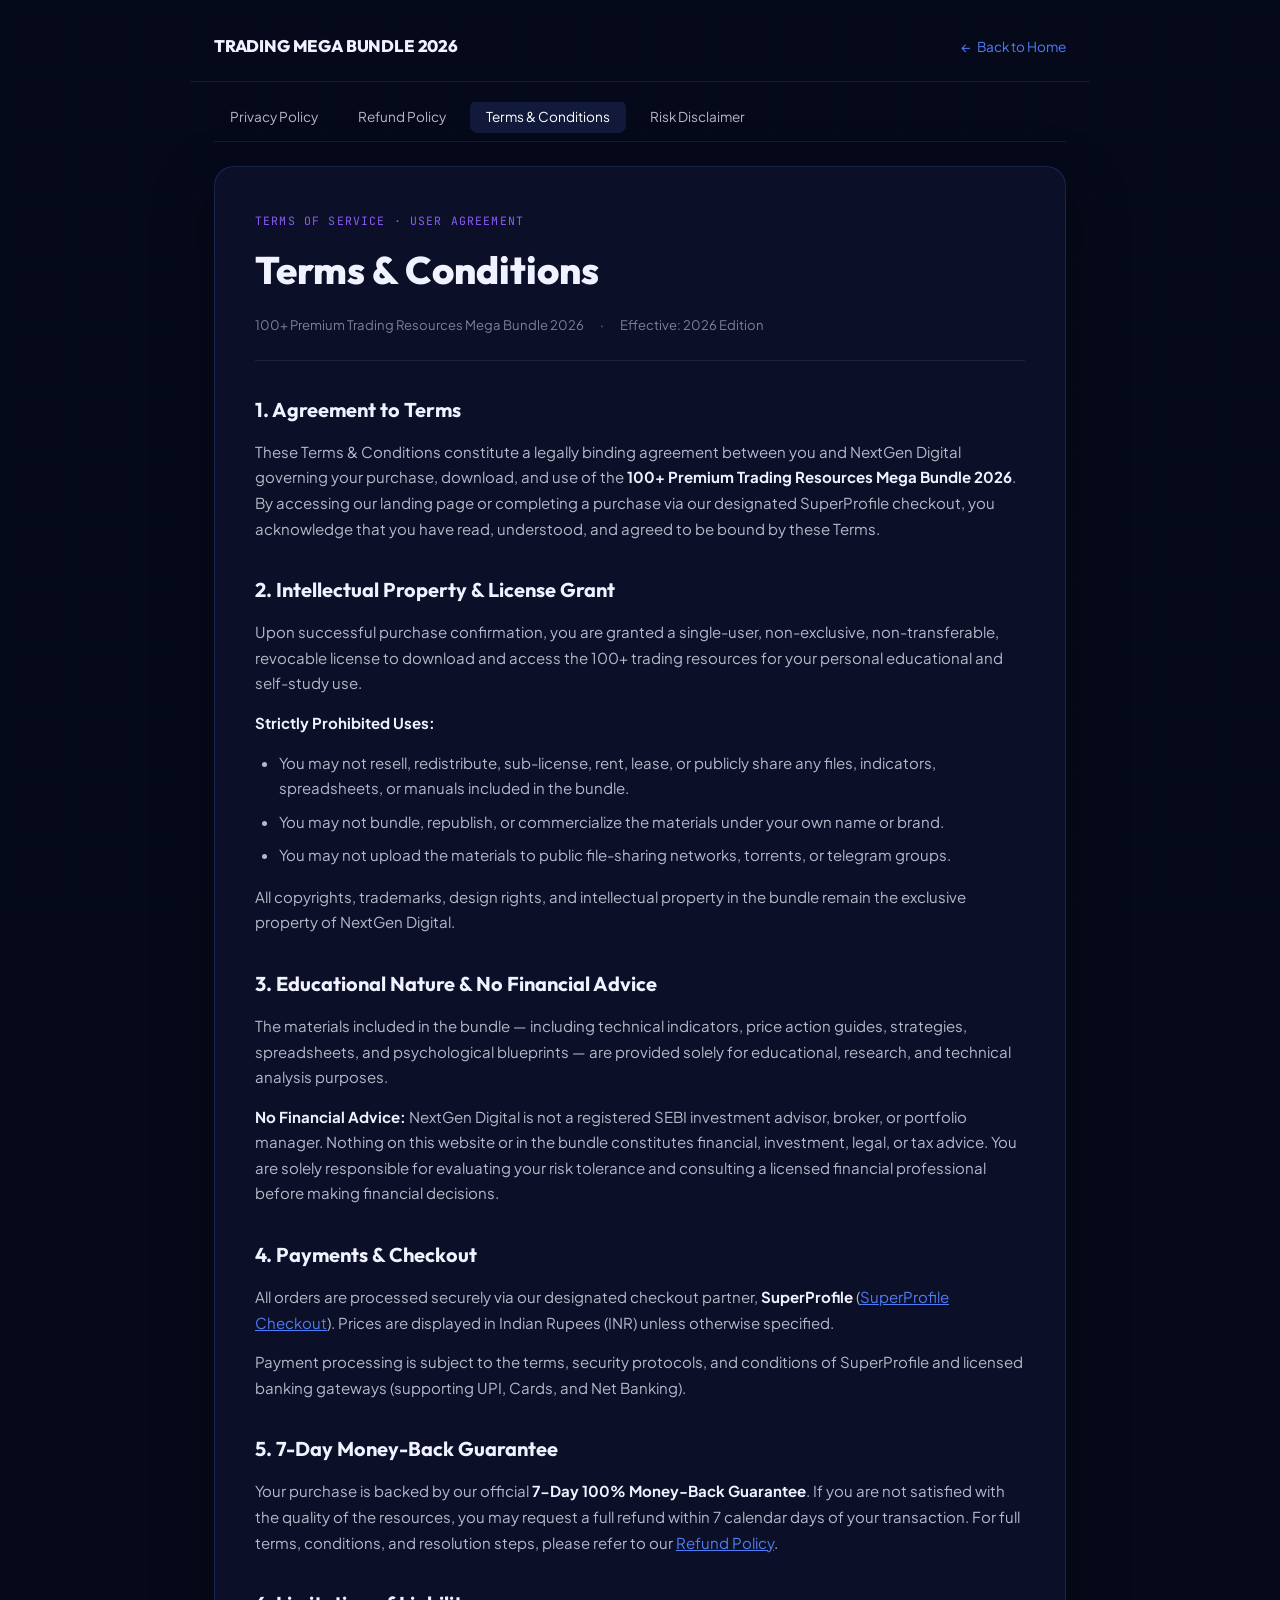
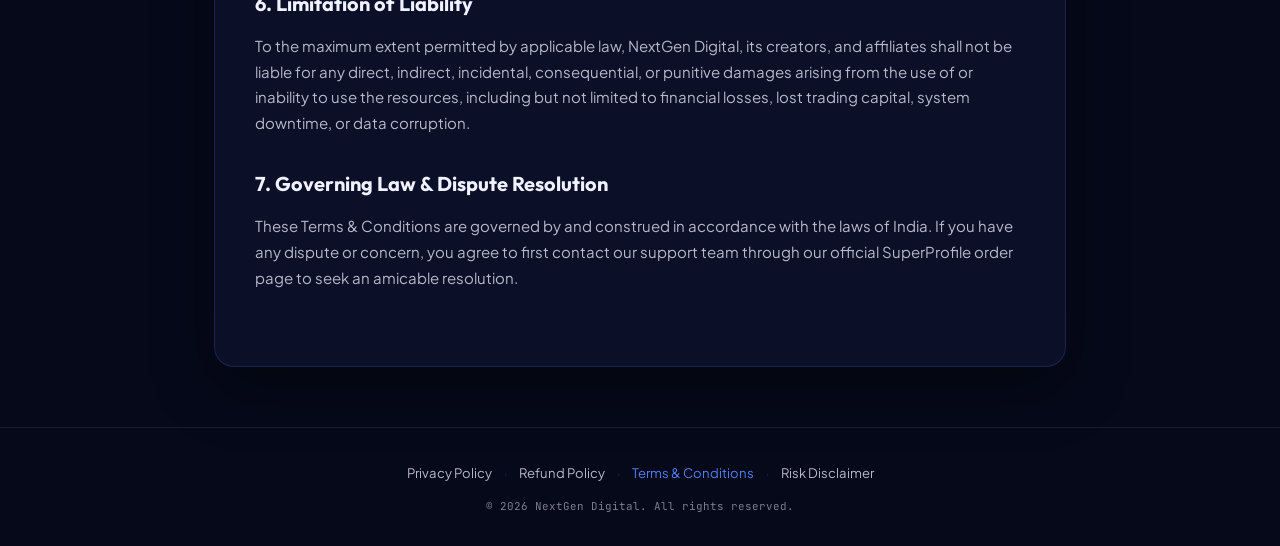
<file: terms-and-conditions/index.html>
<!DOCTYPE html>
<html lang="en">
<head>
  <meta charset="UTF-8">
  <meta name="viewport" content="width=device-width, initial-scale=1.0, viewport-fit=cover">
  <title>Terms &amp; Conditions — 100+ Premium Trading Resources Mega Bundle 2026</title>
  <link rel="icon" href="/assets/favicon.svg" type="image/svg+xml">

  <!-- SEO Meta Tags -->
  <meta name="description" content="Terms and Conditions for 100+ Premium Trading Resources Mega Bundle 2026. Digital access terms, user licensing, educational disclaimer, and purchase conditions.">
  <meta name="robots" content="index, follow">
  <link rel="canonical" href="https://superprofile.bio/vp/%F0%9F%94%A5-100--premium-trading-resources-in-one-ultimate-bundle-2026--%F0%9F%93%A6">

  <!-- Open Graph -->
  <meta property="og:type" content="article">
  <meta property="og:title" content="Terms &amp; Conditions — 100+ Premium Trading Resources Mega Bundle 2026">
  <meta property="og:description" content="Official Terms &amp; Conditions for 100+ Premium Trading Resources Mega Bundle 2026.">
  <meta property="og:image" content="/assets/hero-bundle-mockup.jpg">

  <!-- Twitter Card -->
  <meta name="twitter:card" content="summary_large_image">
  <meta name="twitter:title" content="Terms &amp; Conditions — 100+ Premium Trading Resources Mega Bundle 2026">
  <meta name="twitter:description" content="Terms and Conditions and user licensing agreement.">

  <!-- Preconnect & Fonts -->
  <link rel="preconnect" href="https://fonts.googleapis.com">
  <link rel="preconnect" href="https://fonts.gstatic.com" crossorigin>
  <link rel="dns-prefetch" href="https://superprofile.bio">
  <link rel="stylesheet" href="https://fonts.googleapis.com/css2?family=JetBrains+Mono:wght@400;500;600&family=Outfit:wght@400;600;700;800&family=Plus+Jakarta+Sans:wght@400;500;600;700&display=swap">

  <style>
    *, *::before, *::after {
      margin: 0;
      padding: 0;
      box-sizing: border-box;
    }

    :root {
      --bg-deep: #06091a;
      --bg-card: rgba(12, 16, 41, 0.94);
      --bg-card-inner: rgba(17, 22, 56, 0.7);
      --accent-blue: #4f7df5;
      --accent-purple: #8b5cf6;
      --accent-green: #22c55e;
      --accent-gold: #f5a623;
      --border-card: rgba(79, 125, 245, 0.2);
      --border-subtle: rgba(255, 255, 255, 0.08);
      --text-primary: #f0f2ff;
      --text-secondary: rgba(240, 242, 255, 0.75);
      --text-muted: rgba(240, 242, 255, 0.5);
      --font-display: 'Outfit', system-ui, -apple-system, sans-serif;
      --font-body: 'Plus Jakarta Sans', system-ui, sans-serif;
      --font-mono: 'JetBrains Mono', 'Fira Code', monospace;
    }

    html {
      height: 100%;
      -webkit-text-size-adjust: 100%;
      scroll-behavior: smooth;
    }

    body {
      min-height: 100vh;
      font-family: var(--font-body);
      background: var(--bg-deep);
      color: var(--text-primary);
      display: flex;
      flex-direction: column;
      line-height: 1.7;
    }

    body::before {
      content: '';
      position: fixed;
      inset: 0;
      background-image:
        linear-gradient(rgba(79, 125, 245, 0.02) 1px, transparent 1px),
        linear-gradient(90deg, rgba(79, 125, 245, 0.02) 1px, transparent 1px);
      background-size: 64px 64px;
      pointer-events: none;
      z-index: 0;
    }

    .policy-header {
      position: relative;
      z-index: 2;
      width: 100%;
      max-width: 900px;
      margin: 0 auto;
      padding: 32px 24px 20px;
      display: flex;
      align-items: center;
      justify-content: space-between;
      border-bottom: 1px solid var(--border-subtle);
    }

    .brand-link {
      display: flex;
      align-items: center;
      gap: 12px;
      text-decoration: none;
      color: var(--text-primary);
    }

    .brand-name {
      font-family: var(--font-display);
      font-weight: 800;
      font-size: 1.05rem;
      letter-spacing: -0.01em;
    }

    .back-home-link {
      font-family: var(--font-body);
      font-size: 0.85rem;
      color: var(--accent-blue);
      text-decoration: none;
      display: inline-flex;
      align-items: center;
      gap: 6px;
      transition: color 0.2s ease;
    }

    .back-home-link:hover {
      color: #93c5fd;
    }

    .policy-tabs-nav {
      position: relative;
      z-index: 2;
      width: 100%;
      max-width: 900px;
      margin: 20px auto 0;
      padding: 0 24px;
    }

    .policy-tabs {
      display: flex;
      gap: 8px;
      list-style: none;
      border-bottom: 1px solid var(--border-subtle);
      padding-bottom: 12px;
      overflow-x: auto;
    }

    .policy-tabs a {
      font-family: var(--font-body);
      font-size: 0.85rem;
      color: var(--text-secondary);
      text-decoration: none;
      padding: 8px 16px;
      border-radius: 8px;
      transition: background 0.2s ease, color 0.2s ease;
      white-space: nowrap;
    }

    .policy-tabs a.active, .policy-tabs a:hover {
      color: #fff;
      background: rgba(79, 125, 245, 0.15);
    }

    .policy-main {
      position: relative;
      z-index: 2;
      width: 100%;
      max-width: 900px;
      margin: 24px auto 60px;
      padding: 0 24px;
      flex: 1;
    }

    .policy-card {
      background: var(--bg-card);
      border: 1px solid var(--border-card);
      border-radius: 20px;
      padding: 44px 40px;
      box-shadow: 0 20px 60px rgba(0, 0, 0, 0.45);
    }

    .policy-card-header {
      margin-bottom: 32px;
      border-bottom: 1px solid var(--border-subtle);
      padding-bottom: 24px;
    }

    .policy-tag {
      font-family: var(--font-mono);
      font-size: 0.72rem;
      letter-spacing: 0.1em;
      text-transform: uppercase;
      color: var(--accent-purple);
      margin-bottom: 8px;
      display: block;
    }

    .policy-title {
      font-family: var(--font-display);
      font-weight: 800;
      font-size: clamp(1.8rem, 3.5vw, 2.4rem);
      color: var(--text-primary);
      margin-bottom: 10px;
    }

    .policy-meta {
      font-size: 0.82rem;
      color: var(--text-muted);
      display: flex;
      gap: 16px;
    }

    .policy-section {
      margin-bottom: 32px;
    }

    .policy-section h2 {
      font-family: var(--font-display);
      font-size: 1.25rem;
      font-weight: 700;
      color: var(--text-primary);
      margin-bottom: 12px;
    }

    .policy-section p {
      color: var(--text-secondary);
      font-size: 0.94rem;
      line-height: 1.7;
      margin-bottom: 14px;
    }

    .policy-section ul {
      list-style-type: disc;
      padding-left: 24px;
      color: var(--text-secondary);
      font-size: 0.94rem;
      margin-bottom: 16px;
    }

    .policy-section li {
      margin-bottom: 8px;
    }

    .policy-section strong {
      color: var(--text-primary);
    }

    .policy-link {
      color: var(--accent-blue);
      text-decoration: underline;
    }

    .landing-footer {
      border-top: 1px solid var(--border-subtle);
      padding: 30px 20px;
      text-align: center;
      background: rgba(6, 9, 26, 0.9);
    }

    .landing-footer-links {
      display: flex;
      justify-content: center;
      gap: 12px;
      list-style: none;
      margin-bottom: 12px;
      flex-wrap: wrap;
    }

    .landing-footer-links a {
      font-size: 0.82rem;
      color: var(--text-secondary);
      text-decoration: none;
    }

    .landing-footer-links a:hover, .landing-footer-links a.active {
      color: var(--accent-blue);
    }

    .landing-footer-sep {
      color: rgba(79, 125, 245, 0.35);
      font-size: 0.75rem;
    }

    .landing-footer-copy {
      font-family: var(--font-mono);
      font-size: 0.68rem;
      color: var(--text-muted);
    }

    @media (max-width: 600px) {
      .policy-card {
        padding: 28px 20px;
      }
      .policy-header {
        padding: 20px 16px;
      }
      .policy-tabs-nav {
        padding: 0 16px;
      }
      .policy-main {
        padding: 0 16px;
      }
    }
  </style>
</head>
<body>

  <!-- Policy Header -->
  <header class="policy-header" role="banner">
    <a href="/" class="brand-link" aria-label="100+ Premium Trading Resources Mega Bundle 2026 Home">
      <span class="brand-name">TRADING MEGA BUNDLE 2026</span>
    </a>

    <a href="/" class="back-home-link" aria-label="Back to landing page">
      <span aria-hidden="true">←</span> Back to Home
    </a>
  </header>

  <!-- Policy Tabs Nav -->
  <nav class="policy-tabs-nav" aria-label="Legal Policies Navigation">
    <ul class="policy-tabs">
      <li><a href="/privacy-policy">Privacy Policy</a></li>
      <li><a href="/refund-policy">Refund Policy</a></li>
      <li><a href="/terms-and-conditions" class="active" aria-current="page">Terms &amp; Conditions</a></li>
      <li><a href="/disclaimer">Risk Disclaimer</a></li>
    </ul>
  </nav>

  <!-- Main Content Card -->
  <main class="policy-main" role="main">
    <article class="policy-card">

      <header class="policy-card-header">
        <span class="policy-tag">Terms of Service · User Agreement</span>
        <h1 class="policy-title">Terms &amp; Conditions</h1>
        <div class="policy-meta">
          <span>100+ Premium Trading Resources Mega Bundle 2026</span>
          <span>·</span>
          <span>Effective: 2026 Edition</span>
        </div>
      </header>

      <!-- 1. Agreement to Terms -->
      <section class="policy-section">
        <h2>1. Agreement to Terms</h2>
        <p>
          These Terms &amp; Conditions constitute a legally binding agreement between you and NextGen Digital governing your purchase, download, and use of the <strong>100+ Premium Trading Resources Mega Bundle 2026</strong>. By accessing our landing page or completing a purchase via our designated SuperProfile checkout, you acknowledge that you have read, understood, and agreed to be bound by these Terms.
        </p>
      </section>

      <!-- 2. License & Intellectual Property -->
      <section class="policy-section">
        <h2>2. Intellectual Property &amp; License Grant</h2>
        <p>
          Upon successful purchase confirmation, you are granted a single-user, non-exclusive, non-transferable, revocable license to download and access the 100+ trading resources for your personal educational and self-study use.
        </p>
        <p><strong>Strictly Prohibited Uses:</strong></p>
        <ul>
          <li>You may not resell, redistribute, sub-license, rent, lease, or publicly share any files, indicators, spreadsheets, or manuals included in the bundle.</li>
          <li>You may not bundle, republish, or commercialize the materials under your own name or brand.</li>
          <li>You may not upload the materials to public file-sharing networks, torrents, or telegram groups.</li>
        </ul>
        <p>All copyrights, trademarks, design rights, and intellectual property in the bundle remain the exclusive property of NextGen Digital.</p>
      </section>

      <!-- 3. Nature of Digital Resources -->
      <section class="policy-section">
        <h2>3. Educational Nature &amp; No Financial Advice</h2>
        <p>
          The materials included in the bundle — including technical indicators, price action guides, strategies, spreadsheets, and psychological blueprints — are provided solely for educational, research, and technical analysis purposes.
        </p>
        <p>
          <strong>No Financial Advice:</strong> NextGen Digital is not a registered SEBI investment advisor, broker, or portfolio manager. Nothing on this website or in the bundle constitutes financial, investment, legal, or tax advice. You are solely responsible for evaluating your risk tolerance and consulting a licensed financial professional before making financial decisions.
        </p>
      </section>

      <!-- 4. Purchases & SuperProfile Checkout -->
      <section class="policy-section">
        <h2>4. Payments &amp; Checkout</h2>
        <p>
          All orders are processed securely via our designated checkout partner, <strong>SuperProfile</strong> (<a href="https://superprofile.bio/vp/%F0%9F%94%A5-100--premium-trading-resources-in-one-ultimate-bundle-2026--%F0%9F%93%A6" class="policy-link" target="_blank" rel="noopener noreferrer">SuperProfile Checkout</a>). Prices are displayed in Indian Rupees (INR) unless otherwise specified.
        </p>
        <p>
          Payment processing is subject to the terms, security protocols, and conditions of SuperProfile and licensed banking gateways (supporting UPI, Cards, and Net Banking).
        </p>
      </section>

      <!-- 5. Guarantee & Refunds -->
      <section class="policy-section">
        <h2>5. 7-Day Money-Back Guarantee</h2>
        <p>
          Your purchase is backed by our official <strong>7-Day 100% Money-Back Guarantee</strong>. If you are not satisfied with the quality of the resources, you may request a full refund within 7 calendar days of your transaction. For full terms, conditions, and resolution steps, please refer to our <a href="/refund-policy" class="policy-link">Refund Policy</a>.
        </p>
      </section>

      <!-- 6. Limitation of Liability -->
      <section class="policy-section">
        <h2>6. Limitation of Liability</h2>
        <p>
          To the maximum extent permitted by applicable law, NextGen Digital, its creators, and affiliates shall not be liable for any direct, indirect, incidental, consequential, or punitive damages arising from the use of or inability to use the resources, including but not limited to financial losses, lost trading capital, system downtime, or data corruption.
        </p>
      </section>

      <!-- 7. Governing Law & Dispute Resolution -->
      <section class="policy-section">
        <h2>7. Governing Law &amp; Dispute Resolution</h2>
        <p>
          These Terms &amp; Conditions are governed by and construed in accordance with the laws of India. If you have any dispute or concern, you agree to first contact our support team through our official SuperProfile order page to seek an amicable resolution.
        </p>
      </section>

    </article>
  </main>

  <!-- Footer -->
  <footer class="landing-footer" role="contentinfo">
    <ul class="landing-footer-links">
      <li><a href="/privacy-policy">Privacy Policy</a></li>
      <li><span class="landing-footer-sep" aria-hidden="true">·</span></li>
      <li><a href="/refund-policy">Refund Policy</a></li>
      <li><span class="landing-footer-sep" aria-hidden="true">·</span></li>
      <li><a href="/terms-and-conditions" class="active">Terms &amp; Conditions</a></li>
      <li><span class="landing-footer-sep" aria-hidden="true">·</span></li>
      <li><a href="/disclaimer">Risk Disclaimer</a></li>
    </ul>
    <p class="landing-footer-copy">&copy; 2026 NextGen Digital. All rights reserved.</p>
  </footer>

</body>
</html>
</file>
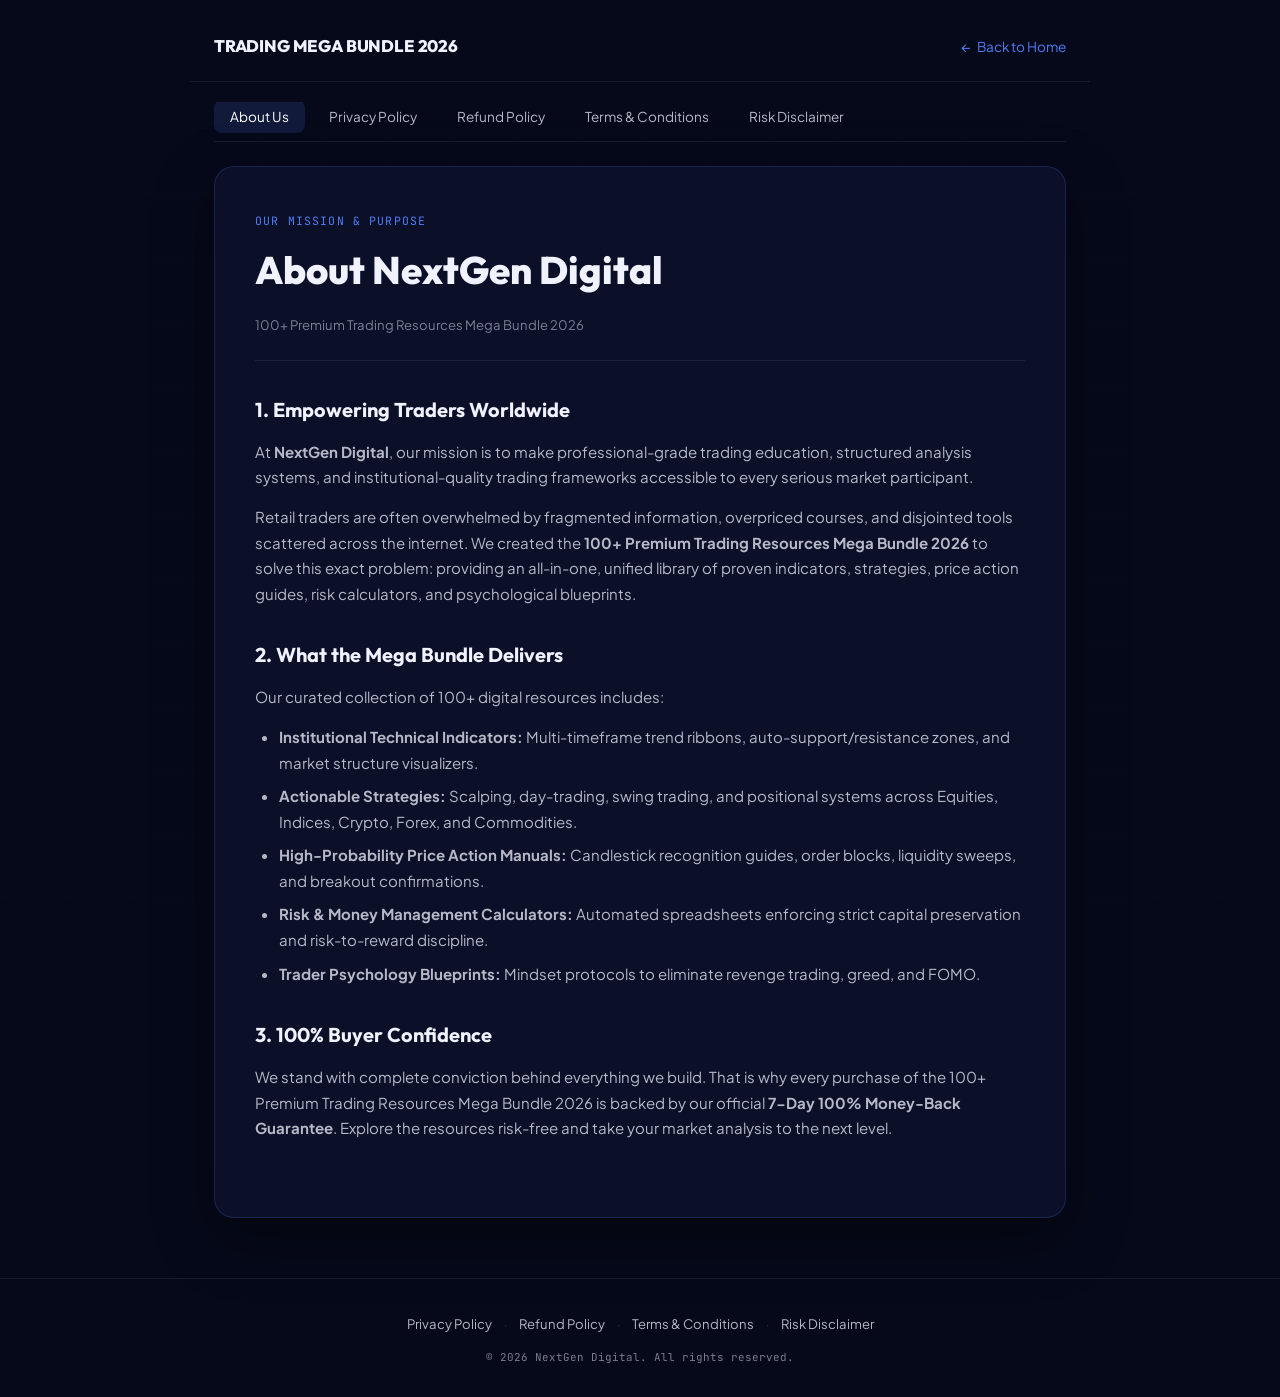
<file: about-us.html>
<!DOCTYPE html>
<html lang="en">
<head>
  <meta charset="UTF-8">
  <meta name="viewport" content="width=device-width, initial-scale=1.0, viewport-fit=cover">
  <title>About Us — 100+ Premium Trading Resources Mega Bundle 2026</title>
  <!-- Favicon & Device Icons -->
  <link rel="icon" type="image/x-icon" href="/favicon.ico?v=2026.2">
  <link rel="shortcut icon" type="image/x-icon" href="/favicon.ico?v=2026.2">
  <link rel="icon" type="image/png" sizes="32x32" href="/assets/favicon-32x32.png?v=2026.2">
  <link rel="icon" type="image/png" sizes="16x16" href="/assets/favicon-16x16.png?v=2026.2">
  <link rel="apple-touch-icon" sizes="180x180" href="/apple-touch-icon.png?v=2026.2">
  <link rel="manifest" href="/site.webmanifest">

  <!-- SEO & Meta Tags -->
  <meta name="description" content="Learn about NextGen Digital and the 100+ Premium Trading Resources Mega Bundle 2026 — an institutional collection of indicators, strategies, price action manuals, and risk management tools.">
  <meta name="robots" content="index, follow">
  <link rel="canonical" href="https://superprofile.bio/vp/%F0%9F%94%A5-100--premium-trading-resources-in-one-ultimate-bundle-2026--%F0%9F%93%A6">

  <!-- Preconnect & Fonts -->
  <link rel="preconnect" href="https://fonts.googleapis.com">
  <link rel="preconnect" href="https://fonts.gstatic.com" crossorigin>
  <link rel="dns-prefetch" href="https://superprofile.bio">
  <link rel="stylesheet" href="https://fonts.googleapis.com/css2?family=JetBrains+Mono:wght@400;500;600&family=Outfit:wght@400;600;700;800&family=Plus+Jakarta+Sans:wght@400;500;600;700&display=swap">

  <style>
    *, *::before, *::after {
      margin: 0;
      padding: 0;
      box-sizing: border-box;
    }

    :root {
      --bg-deep: #06091a;
      --bg-card: rgba(12, 16, 41, 0.94);
      --accent-blue: #4f7df5;
      --accent-purple: #8b5cf6;
      --accent-green: #22c55e;
      --accent-gold: #f5a623;
      --border-card: rgba(79, 125, 245, 0.2);
      --border-subtle: rgba(255, 255, 255, 0.08);
      --text-primary: #f0f2ff;
      --text-secondary: rgba(240, 242, 255, 0.75);
      --text-muted: rgba(240, 242, 255, 0.5);
      --font-display: 'Outfit', system-ui, -apple-system, sans-serif;
      --font-body: 'Plus Jakarta Sans', system-ui, sans-serif;
      --font-mono: 'JetBrains Mono', 'Fira Code', monospace;
    }

    html {
      height: 100%;
      -webkit-text-size-adjust: 100%;
      scroll-behavior: smooth;
    }

    body {
      min-height: 100vh;
      font-family: var(--font-body);
      background: var(--bg-deep);
      color: var(--text-primary);
      display: flex;
      flex-direction: column;
      line-height: 1.7;
    }

    body::before {
      content: '';
      position: fixed;
      inset: 0;
      background-image:
        linear-gradient(rgba(79, 125, 245, 0.02) 1px, transparent 1px),
        linear-gradient(90deg, rgba(79, 125, 245, 0.02) 1px, transparent 1px);
      background-size: 64px 64px;
      pointer-events: none;
      z-index: 0;
    }

    .policy-header {
      position: relative;
      z-index: 2;
      width: 100%;
      max-width: 900px;
      margin: 0 auto;
      padding: 32px 24px 20px;
      display: flex;
      align-items: center;
      justify-content: space-between;
      border-bottom: 1px solid var(--border-subtle);
    }

    .brand-link {
      display: flex;
      align-items: center;
      gap: 12px;
      text-decoration: none;
      color: var(--text-primary);
    }

    .brand-name {
      font-family: var(--font-display);
      font-weight: 800;
      font-size: 1.05rem;
      letter-spacing: -0.01em;
    }

    .back-home-link {
      font-family: var(--font-body);
      font-size: 0.85rem;
      color: var(--accent-blue);
      text-decoration: none;
      display: inline-flex;
      align-items: center;
      gap: 6px;
      transition: color 0.2s ease;
    }

    .back-home-link:hover {
      color: #93c5fd;
    }

    .policy-tabs-nav {
      position: relative;
      z-index: 2;
      width: 100%;
      max-width: 900px;
      margin: 20px auto 0;
      padding: 0 24px;
    }

    .policy-tabs {
      display: flex;
      gap: 8px;
      list-style: none;
      border-bottom: 1px solid var(--border-subtle);
      padding-bottom: 12px;
      overflow-x: auto;
    }

    .policy-tabs a {
      font-family: var(--font-body);
      font-size: 0.85rem;
      color: var(--text-secondary);
      text-decoration: none;
      padding: 8px 16px;
      border-radius: 8px;
      transition: background 0.2s ease, color 0.2s ease;
      white-space: nowrap;
    }

    .policy-tabs a.active, .policy-tabs a:hover {
      color: #fff;
      background: rgba(79, 125, 245, 0.15);
    }

    .policy-main {
      position: relative;
      z-index: 2;
      width: 100%;
      max-width: 900px;
      margin: 24px auto 60px;
      padding: 0 24px;
      flex: 1;
    }

    .policy-card {
      background: var(--bg-card);
      border: 1px solid var(--border-card);
      border-radius: 20px;
      padding: 44px 40px;
      box-shadow: 0 20px 60px rgba(0, 0, 0, 0.45);
    }

    .policy-card-header {
      margin-bottom: 32px;
      border-bottom: 1px solid var(--border-subtle);
      padding-bottom: 24px;
    }

    .policy-tag {
      font-family: var(--font-mono);
      font-size: 0.72rem;
      letter-spacing: 0.1em;
      text-transform: uppercase;
      color: var(--accent-blue);
      margin-bottom: 8px;
      display: block;
    }

    .policy-title {
      font-family: var(--font-display);
      font-weight: 800;
      font-size: clamp(1.8rem, 3.5vw, 2.4rem);
      color: var(--text-primary);
      margin-bottom: 10px;
    }

    .policy-meta {
      font-size: 0.82rem;
      color: var(--text-muted);
      display: flex;
      gap: 16px;
    }

    .policy-section {
      margin-bottom: 32px;
    }

    .policy-section h2 {
      font-family: var(--font-display);
      font-size: 1.25rem;
      font-weight: 700;
      color: var(--text-primary);
      margin-bottom: 12px;
    }

    .policy-section p {
      color: var(--text-secondary);
      font-size: 0.94rem;
      line-height: 1.7;
      margin-bottom: 14px;
    }

    .policy-section ul {
      list-style-type: disc;
      padding-left: 24px;
      color: var(--text-secondary);
      font-size: 0.94rem;
      margin-bottom: 16px;
    }

    .policy-section li {
      margin-bottom: 8px;
    }

    .landing-footer {
      border-top: 1px solid var(--border-subtle);
      padding: 30px 20px;
      text-align: center;
      background: rgba(6, 9, 26, 0.9);
    }

    .landing-footer-links {
      display: flex;
      justify-content: center;
      gap: 12px;
      list-style: none;
      margin-bottom: 12px;
      flex-wrap: wrap;
    }

    .landing-footer-links a {
      font-size: 0.82rem;
      color: var(--text-secondary);
      text-decoration: none;
    }

    .landing-footer-links a:hover, .landing-footer-links a.active {
      color: var(--accent-blue);
    }

    .landing-footer-sep {
      color: rgba(79, 125, 245, 0.35);
      font-size: 0.75rem;
    }

    .landing-footer-copy {
      font-family: var(--font-mono);
      font-size: 0.68rem;
      color: var(--text-muted);
    }

    @media (max-width: 600px) {
      .policy-card {
        padding: 28px 20px;
      }
      .policy-header {
        padding: 20px 16px;
      }
      .policy-tabs-nav {
        padding: 0 16px;
      }
      .policy-main {
        padding: 0 16px;
      }
    }
  </style>
</head>
<body>

  <!-- Policy Header -->
  <header class="policy-header" role="banner">
    <a href="/" class="brand-link" aria-label="100+ Premium Trading Resources Mega Bundle 2026 Home">
      <span class="brand-name">TRADING MEGA BUNDLE 2026</span>
    </a>

    <a href="/" class="back-home-link" aria-label="Back to landing page">
      <span aria-hidden="true">←</span> Back to Home
    </a>
  </header>

  <!-- Policy Tabs Nav -->
  <nav class="policy-tabs-nav" aria-label="Navigation">
    <ul class="policy-tabs">
      <li><a href="/about-us" class="active" aria-current="page">About Us</a></li>
      <li><a href="/privacy-policy">Privacy Policy</a></li>
      <li><a href="/refund-policy">Refund Policy</a></li>
      <li><a href="/terms-and-conditions">Terms &amp; Conditions</a></li>
      <li><a href="/disclaimer">Risk Disclaimer</a></li>
    </ul>
  </nav>

  <!-- Main Content Card -->
  <main class="policy-main" role="main">
    <article class="policy-card">

      <header class="policy-card-header">
        <span class="policy-tag">Our Mission &amp; Purpose</span>
        <h1 class="policy-title">About NextGen Digital</h1>
        <div class="policy-meta">
          <span>100+ Premium Trading Resources Mega Bundle 2026</span>
        </div>
      </header>

      <!-- 1. Who We Are -->
      <section class="policy-section">
        <h2>1. Empowering Traders Worldwide</h2>
        <p>
          At <strong>NextGen Digital</strong>, our mission is to make professional-grade trading education, structured analysis systems, and institutional-quality trading frameworks accessible to every serious market participant.
        </p>
        <p>
          Retail traders are often overwhelmed by fragmented information, overpriced courses, and disjointed tools scattered across the internet. We created the <strong>100+ Premium Trading Resources Mega Bundle 2026</strong> to solve this exact problem: providing an all-in-one, unified library of proven indicators, strategies, price action guides, risk calculators, and psychological blueprints.
        </p>
      </section>

      <!-- 2. What the Bundle Delivers -->
      <section class="policy-section">
        <h2>2. What the Mega Bundle Delivers</h2>
        <p>Our curated collection of 100+ digital resources includes:</p>
        <ul>
          <li><strong>Institutional Technical Indicators:</strong> Multi-timeframe trend ribbons, auto-support/resistance zones, and market structure visualizers.</li>
          <li><strong>Actionable Strategies:</strong> Scalping, day-trading, swing trading, and positional systems across Equities, Indices, Crypto, Forex, and Commodities.</li>
          <li><strong>High-Probability Price Action Manuals:</strong> Candlestick recognition guides, order blocks, liquidity sweeps, and breakout confirmations.</li>
          <li><strong>Risk &amp; Money Management Calculators:</strong> Automated spreadsheets enforcing strict capital preservation and risk-to-reward discipline.</li>
          <li><strong>Trader Psychology Blueprints:</strong> Mindset protocols to eliminate revenge trading, greed, and FOMO.</li>
        </ul>
      </section>

      <!-- 3. Our Guarantee -->
      <section class="policy-section">
        <h2>3. 100% Buyer Confidence</h2>
        <p>
          We stand with complete conviction behind everything we build. That is why every purchase of the 100+ Premium Trading Resources Mega Bundle 2026 is backed by our official <strong>7-Day 100% Money-Back Guarantee</strong>. Explore the resources risk-free and take your market analysis to the next level.
        </p>
      </section>

    </article>
  </main>

  <!-- Footer -->
  <footer class="landing-footer" role="contentinfo">
    <ul class="landing-footer-links">
      <li><a href="/privacy-policy">Privacy Policy</a></li>
      <li><span class="landing-footer-sep" aria-hidden="true">·</span></li>
      <li><a href="/refund-policy">Refund Policy</a></li>
      <li><span class="landing-footer-sep" aria-hidden="true">·</span></li>
      <li><a href="/terms-and-conditions">Terms &amp; Conditions</a></li>
      <li><span class="landing-footer-sep" aria-hidden="true">·</span></li>
      <li><a href="/disclaimer">Risk Disclaimer</a></li>
    </ul>
    <p class="landing-footer-copy">&copy; 2026 NextGen Digital. All rights reserved.</p>
  </footer>

</body>
</html>
</file>
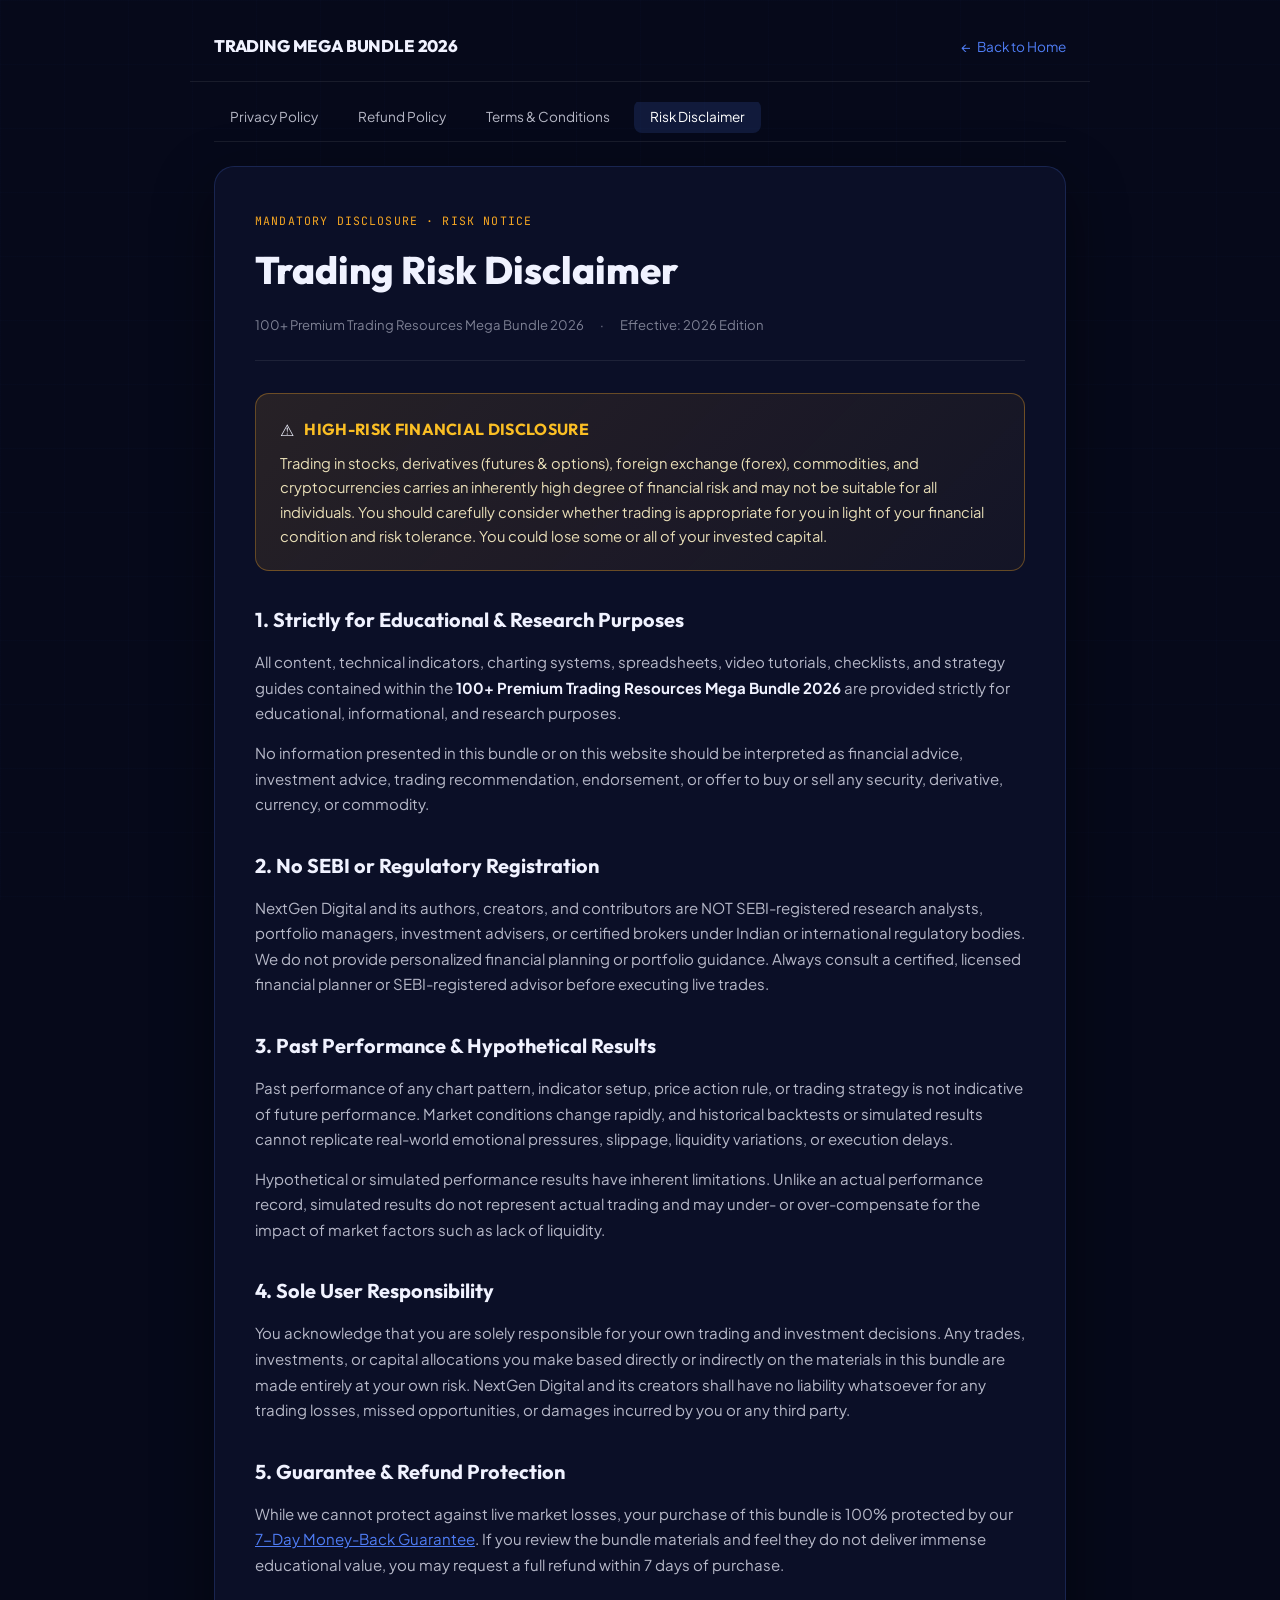
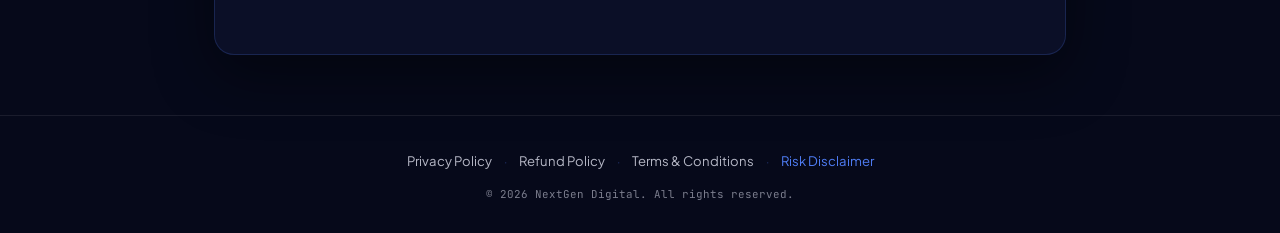
<file: disclaimer.html>
<!DOCTYPE html>
<html lang="en">
<head>
  <meta charset="UTF-8">
  <meta name="viewport" content="width=device-width, initial-scale=1.0, viewport-fit=cover">
  <title>Trading Risk Disclaimer — 100+ Premium Trading Resources Mega Bundle 2026</title>
  <!-- Favicon & Device Icons -->
  <link rel="icon" type="image/x-icon" href="/favicon.ico?v=2026.2">
  <link rel="shortcut icon" type="image/x-icon" href="/favicon.ico?v=2026.2">
  <link rel="icon" type="image/png" sizes="32x32" href="/assets/favicon-32x32.png?v=2026.2">
  <link rel="icon" type="image/png" sizes="16x16" href="/assets/favicon-16x16.png?v=2026.2">
  <link rel="apple-touch-icon" sizes="180x180" href="/apple-touch-icon.png?v=2026.2">
  <link rel="manifest" href="/site.webmanifest">

  <!-- SEO Meta Tags -->
  <meta name="description" content="Official Trading Risk Disclaimer for 100+ Premium Trading Resources Mega Bundle 2026. Important disclosure on financial market risk, educational use, and capital volatility.">
  <meta name="robots" content="index, follow">
  <link rel="canonical" href="https://superprofile.bio/vp/%F0%9F%94%A5-100--premium-trading-resources-in-one-ultimate-bundle-2026--%F0%9F%93%A6">

  <!-- Open Graph -->
  <meta property="og:type" content="article">
  <meta property="og:title" content="Trading Risk Disclaimer — 100+ Premium Trading Resources Mega Bundle 2026">
  <meta property="og:description" content="Official Trading Risk Disclaimer for 100+ Premium Trading Resources Mega Bundle 2026.">
  <meta property="og:image" content="/assets/hero-bundle-mockup.jpg">

  <!-- Twitter Card -->
  <meta name="twitter:card" content="summary_large_image">
  <meta name="twitter:title" content="Trading Risk Disclaimer — 100+ Premium Trading Resources Mega Bundle 2026">
  <meta name="twitter:description" content="Official Trading Risk Disclaimer and educational notice.">

  <!-- Preconnect & Fonts -->
  <link rel="preconnect" href="https://fonts.googleapis.com">
  <link rel="preconnect" href="https://fonts.gstatic.com" crossorigin>
  <link rel="dns-prefetch" href="https://superprofile.bio">
  <link rel="stylesheet" href="https://fonts.googleapis.com/css2?family=JetBrains+Mono:wght@400;500;600&family=Outfit:wght@400;600;700;800&family=Plus+Jakarta+Sans:wght@400;500;600;700&display=swap">

  <style>
    *, *::before, *::after {
      margin: 0;
      padding: 0;
      box-sizing: border-box;
    }

    :root {
      --bg-deep: #06091a;
      --bg-card: rgba(12, 16, 41, 0.94);
      --bg-card-inner: rgba(17, 22, 56, 0.7);
      --accent-blue: #4f7df5;
      --accent-purple: #8b5cf6;
      --accent-green: #22c55e;
      --accent-gold: #f5a623;
      --accent-amber: #f59e0b;
      --border-card: rgba(79, 125, 245, 0.2);
      --border-subtle: rgba(255, 255, 255, 0.08);
      --text-primary: #f0f2ff;
      --text-secondary: rgba(240, 242, 255, 0.75);
      --text-muted: rgba(240, 242, 255, 0.5);
      --font-display: 'Outfit', system-ui, -apple-system, sans-serif;
      --font-body: 'Plus Jakarta Sans', system-ui, sans-serif;
      --font-mono: 'JetBrains Mono', 'Fira Code', monospace;
    }

    html {
      height: 100%;
      -webkit-text-size-adjust: 100%;
      scroll-behavior: smooth;
    }

    body {
      min-height: 100vh;
      font-family: var(--font-body);
      background: var(--bg-deep);
      color: var(--text-primary);
      display: flex;
      flex-direction: column;
      line-height: 1.7;
    }

    body::before {
      content: '';
      position: fixed;
      inset: 0;
      background-image:
        linear-gradient(rgba(79, 125, 245, 0.02) 1px, transparent 1px),
        linear-gradient(90deg, rgba(79, 125, 245, 0.02) 1px, transparent 1px);
      background-size: 64px 64px;
      pointer-events: none;
      z-index: 0;
    }

    .policy-header {
      position: relative;
      z-index: 2;
      width: 100%;
      max-width: 900px;
      margin: 0 auto;
      padding: 32px 24px 20px;
      display: flex;
      align-items: center;
      justify-content: space-between;
      border-bottom: 1px solid var(--border-subtle);
    }

    .brand-link {
      display: flex;
      align-items: center;
      gap: 12px;
      text-decoration: none;
      color: var(--text-primary);
    }

    .brand-name {
      font-family: var(--font-display);
      font-weight: 800;
      font-size: 1.05rem;
      letter-spacing: -0.01em;
    }

    .back-home-link {
      font-family: var(--font-body);
      font-size: 0.85rem;
      color: var(--accent-blue);
      text-decoration: none;
      display: inline-flex;
      align-items: center;
      gap: 6px;
      transition: color 0.2s ease;
    }

    .back-home-link:hover {
      color: #93c5fd;
    }

    .policy-tabs-nav {
      position: relative;
      z-index: 2;
      width: 100%;
      max-width: 900px;
      margin: 20px auto 0;
      padding: 0 24px;
    }

    .policy-tabs {
      display: flex;
      gap: 8px;
      list-style: none;
      border-bottom: 1px solid var(--border-subtle);
      padding-bottom: 12px;
      overflow-x: auto;
    }

    .policy-tabs a {
      font-family: var(--font-body);
      font-size: 0.85rem;
      color: var(--text-secondary);
      text-decoration: none;
      padding: 8px 16px;
      border-radius: 8px;
      transition: background 0.2s ease, color 0.2s ease;
      white-space: nowrap;
    }

    .policy-tabs a.active, .policy-tabs a:hover {
      color: #fff;
      background: rgba(79, 125, 245, 0.15);
    }

    .policy-main {
      position: relative;
      z-index: 2;
      width: 100%;
      max-width: 900px;
      margin: 24px auto 60px;
      padding: 0 24px;
      flex: 1;
    }

    .policy-card {
      background: var(--bg-card);
      border: 1px solid var(--border-card);
      border-radius: 20px;
      padding: 44px 40px;
      box-shadow: 0 20px 60px rgba(0, 0, 0, 0.45);
    }

    .policy-card-header {
      margin-bottom: 32px;
      border-bottom: 1px solid var(--border-subtle);
      padding-bottom: 24px;
    }

    .policy-tag {
      font-family: var(--font-mono);
      font-size: 0.72rem;
      letter-spacing: 0.1em;
      text-transform: uppercase;
      color: var(--accent-gold);
      margin-bottom: 8px;
      display: block;
    }

    .policy-title {
      font-family: var(--font-display);
      font-weight: 800;
      font-size: clamp(1.8rem, 3.5vw, 2.4rem);
      color: var(--text-primary);
      margin-bottom: 10px;
    }

    .policy-meta {
      font-size: 0.82rem;
      color: var(--text-muted);
      display: flex;
      gap: 16px;
    }

    .disclaimer-alert-box {
      background: linear-gradient(135deg, rgba(245, 166, 35, 0.12), rgba(245, 166, 35, 0.04));
      border: 1.5px solid rgba(245, 166, 35, 0.35);
      border-radius: 14px;
      padding: 22px 24px;
      margin: 20px 0 32px;
    }

    .disclaimer-alert-header {
      display: flex;
      align-items: center;
      gap: 10px;
      margin-bottom: 8px;
    }

    .disclaimer-alert-header strong {
      font-family: var(--font-display);
      font-size: 1rem;
      color: #fbbf24;
      letter-spacing: 0.02em;
    }

    .disclaimer-alert-box p {
      color: rgba(254, 243, 199, 0.9);
      font-size: 0.92rem;
      line-height: 1.65;
    }

    .policy-section {
      margin-bottom: 32px;
    }

    .policy-section h2 {
      font-family: var(--font-display);
      font-size: 1.25rem;
      font-weight: 700;
      color: var(--text-primary);
      margin-bottom: 12px;
    }

    .policy-section p {
      color: var(--text-secondary);
      font-size: 0.94rem;
      line-height: 1.7;
      margin-bottom: 14px;
    }

    .policy-section ul {
      list-style-type: disc;
      padding-left: 24px;
      color: var(--text-secondary);
      font-size: 0.94rem;
      margin-bottom: 16px;
    }

    .policy-section li {
      margin-bottom: 8px;
    }

    .policy-section strong {
      color: var(--text-primary);
    }

    .landing-footer {
      border-top: 1px solid var(--border-subtle);
      padding: 30px 20px;
      text-align: center;
      background: rgba(6, 9, 26, 0.9);
    }

    .landing-footer-links {
      display: flex;
      justify-content: center;
      gap: 12px;
      list-style: none;
      margin-bottom: 12px;
      flex-wrap: wrap;
    }

    .landing-footer-links a {
      font-size: 0.82rem;
      color: var(--text-secondary);
      text-decoration: none;
    }

    .landing-footer-links a:hover, .landing-footer-links a.active {
      color: var(--accent-blue);
    }

    .landing-footer-sep {
      color: rgba(79, 125, 245, 0.35);
      font-size: 0.75rem;
    }

    .landing-footer-copy {
      font-family: var(--font-mono);
      font-size: 0.68rem;
      color: var(--text-muted);
    }

    @media (max-width: 600px) {
      .policy-card {
        padding: 28px 20px;
      }
      .policy-header {
        padding: 20px 16px;
      }
      .policy-tabs-nav {
        padding: 0 16px;
      }
      .policy-main {
        padding: 0 16px;
      }
    }
  </style>
</head>
<body>

  <!-- Policy Header -->
  <header class="policy-header" role="banner">
    <a href="/" class="brand-link" aria-label="100+ Premium Trading Resources Mega Bundle 2026 Home">
      <span class="brand-name">TRADING MEGA BUNDLE 2026</span>
    </a>

    <a href="/" class="back-home-link" aria-label="Back to landing page">
      <span aria-hidden="true">←</span> Back to Home
    </a>
  </header>

  <!-- Policy Tabs Nav -->
  <nav class="policy-tabs-nav" aria-label="Legal Policies Navigation">
    <ul class="policy-tabs">
      <li><a href="/privacy-policy">Privacy Policy</a></li>
      <li><a href="/refund-policy">Refund Policy</a></li>
      <li><a href="/terms-and-conditions">Terms &amp; Conditions</a></li>
      <li><a href="/disclaimer" class="active" aria-current="page">Risk Disclaimer</a></li>
    </ul>
  </nav>

  <!-- Main Content Card -->
  <main class="policy-main" role="main">
    <article class="policy-card">

      <header class="policy-card-header">
        <span class="policy-tag">Mandatory Disclosure · Risk Notice</span>
        <h1 class="policy-title">Trading Risk Disclaimer</h1>
        <div class="policy-meta">
          <span>100+ Premium Trading Resources Mega Bundle 2026</span>
          <span>·</span>
          <span>Effective: 2026 Edition</span>
        </div>
      </header>

      <!-- Alert Box -->
      <div class="disclaimer-alert-box">
        <div class="disclaimer-alert-header">
          <span>⚠️</span>
          <strong>HIGH-RISK FINANCIAL DISCLOSURE</strong>
        </div>
        <p>
          Trading in stocks, derivatives (futures &amp; options), foreign exchange (forex), commodities, and cryptocurrencies carries an inherently high degree of financial risk and may not be suitable for all individuals. You should carefully consider whether trading is appropriate for you in light of your financial condition and risk tolerance. You could lose some or all of your invested capital.
        </p>
      </div>

      <!-- 1. Educational Purpose Only -->
      <section class="policy-section">
        <h2>1. Strictly for Educational &amp; Research Purposes</h2>
        <p>
          All content, technical indicators, charting systems, spreadsheets, video tutorials, checklists, and strategy guides contained within the <strong>100+ Premium Trading Resources Mega Bundle 2026</strong> are provided strictly for educational, informational, and research purposes.
        </p>
        <p>
          No information presented in this bundle or on this website should be interpreted as financial advice, investment advice, trading recommendation, endorsement, or offer to buy or sell any security, derivative, currency, or commodity.
        </p>
      </section>

      <!-- 2. No Investment Advisory Status -->
      <section class="policy-section">
        <h2>2. No SEBI or Regulatory Registration</h2>
        <p>
          NextGen Digital and its authors, creators, and contributors are NOT SEBI-registered research analysts, portfolio managers, investment advisers, or certified brokers under Indian or international regulatory bodies. We do not provide personalized financial planning or portfolio guidance. Always consult a certified, licensed financial planner or SEBI-registered advisor before executing live trades.
        </p>
      </section>

      <!-- 3. Past Performance Disclaimer -->
      <section class="policy-section">
        <h2>3. Past Performance &amp; Hypothetical Results</h2>
        <p>
          Past performance of any chart pattern, indicator setup, price action rule, or trading strategy is not indicative of future performance. Market conditions change rapidly, and historical backtests or simulated results cannot replicate real-world emotional pressures, slippage, liquidity variations, or execution delays.
        </p>
        <p>
          Hypothetical or simulated performance results have inherent limitations. Unlike an actual performance record, simulated results do not represent actual trading and may under- or over-compensate for the impact of market factors such as lack of liquidity.
        </p>
      </section>

      <!-- 4. User Responsibility -->
      <section class="policy-section">
        <h2>4. Sole User Responsibility</h2>
        <p>
          You acknowledge that you are solely responsible for your own trading and investment decisions. Any trades, investments, or capital allocations you make based directly or indirectly on the materials in this bundle are made entirely at your own risk. NextGen Digital and its creators shall have no liability whatsoever for any trading losses, missed opportunities, or damages incurred by you or any third party.
        </p>
      </section>

      <!-- 5. 7-Day Money-Back Guarantee Notice -->
      <section class="policy-section">
        <h2>5. Guarantee &amp; Refund Protection</h2>
        <p>
          While we cannot protect against live market losses, your purchase of this bundle is 100% protected by our <a href="/refund-policy" style="color: var(--accent-blue); text-decoration: underline;">7-Day Money-Back Guarantee</a>. If you review the bundle materials and feel they do not deliver immense educational value, you may request a full refund within 7 days of purchase.
        </p>
      </section>

    </article>
  </main>

  <!-- Footer -->
  <footer class="landing-footer" role="contentinfo">
    <ul class="landing-footer-links">
      <li><a href="/privacy-policy">Privacy Policy</a></li>
      <li><span class="landing-footer-sep" aria-hidden="true">·</span></li>
      <li><a href="/refund-policy">Refund Policy</a></li>
      <li><span class="landing-footer-sep" aria-hidden="true">·</span></li>
      <li><a href="/terms-and-conditions">Terms &amp; Conditions</a></li>
      <li><span class="landing-footer-sep" aria-hidden="true">·</span></li>
      <li><a href="/disclaimer" class="active">Risk Disclaimer</a></li>
    </ul>
    <p class="landing-footer-copy">&copy; 2026 NextGen Digital. All rights reserved.</p>
  </footer>

</body>
</html>
</file>
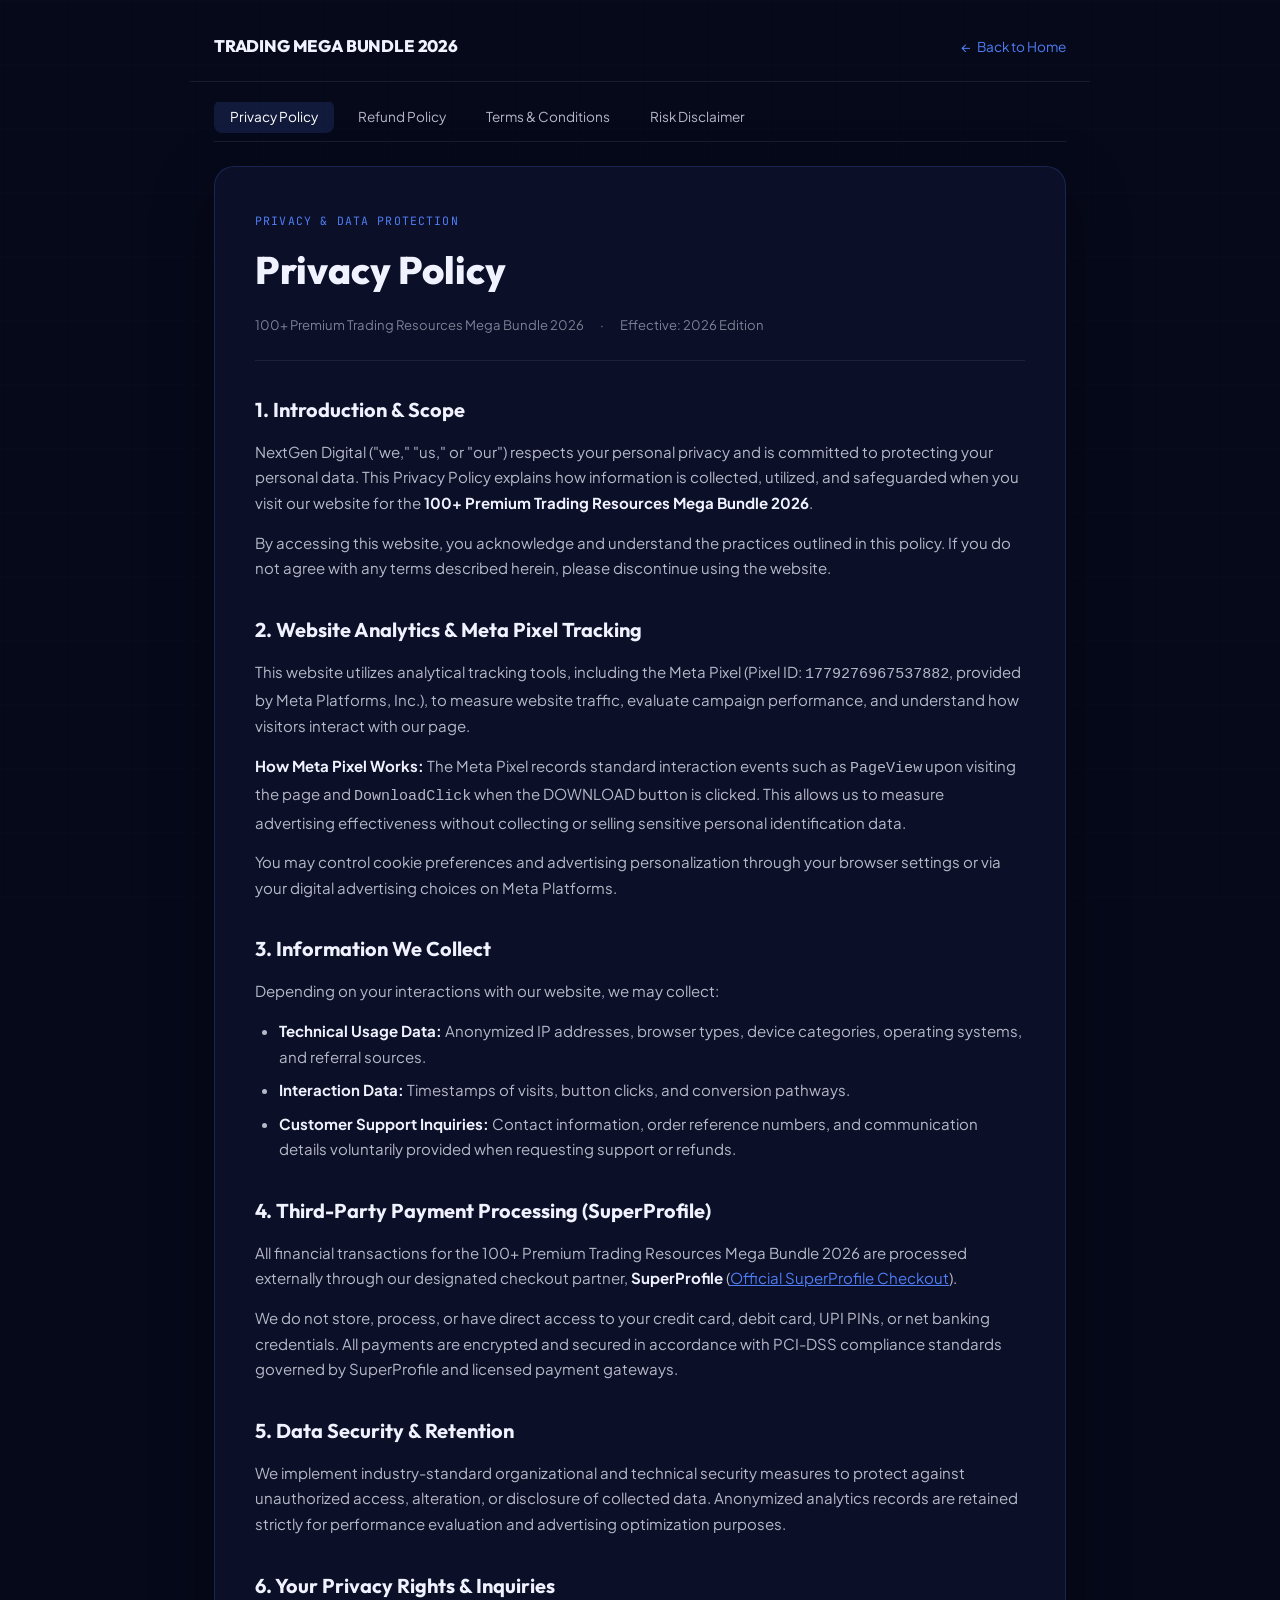
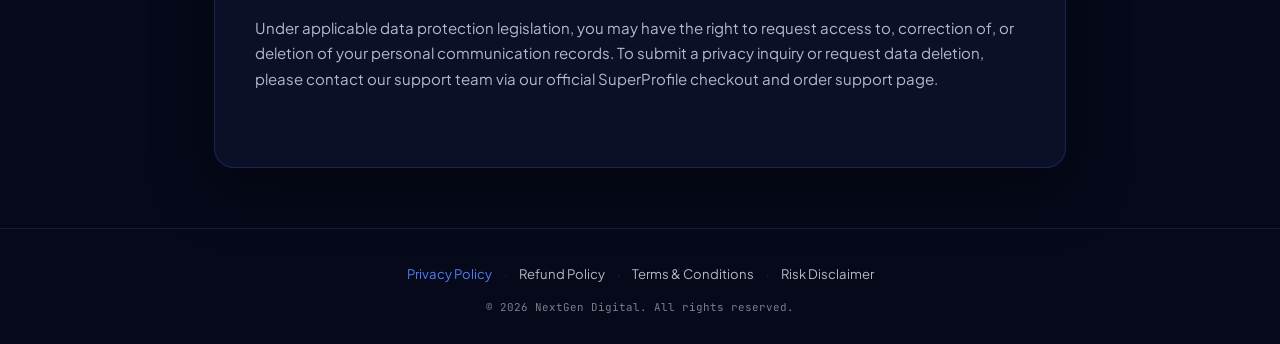
<file: privacy-policy.html>
<!DOCTYPE html>
<html lang="en">
<head>
  <meta charset="UTF-8">
  <meta name="viewport" content="width=device-width, initial-scale=1.0, viewport-fit=cover">
  <title>Privacy Policy — 100+ Premium Trading Resources Mega Bundle 2026</title>
  <!-- Favicon & Device Icons -->
  <link rel="icon" type="image/x-icon" href="/favicon.ico?v=2026.2">
  <link rel="shortcut icon" type="image/x-icon" href="/favicon.ico?v=2026.2">
  <link rel="icon" type="image/png" sizes="32x32" href="/assets/favicon-32x32.png?v=2026.2">
  <link rel="icon" type="image/png" sizes="16x16" href="/assets/favicon-16x16.png?v=2026.2">
  <link rel="apple-touch-icon" sizes="180x180" href="/apple-touch-icon.png?v=2026.2">
  <link rel="manifest" href="/site.webmanifest">

  <!-- SEO Meta Tags -->
  <meta name="description" content="Privacy Policy for 100+ Premium Trading Resources Mega Bundle 2026. Details on website analytics, Meta Pixel tracking, user data protection, and external checkout.">
  <meta name="robots" content="index, follow">
  <link rel="canonical" href="https://superprofile.bio/vp/%F0%9F%94%A5-100--premium-trading-resources-in-one-ultimate-bundle-2026--%F0%9F%93%A6">

  <!-- Open Graph -->
  <meta property="og:type" content="article">
  <meta property="og:title" content="Privacy Policy — 100+ Premium Trading Resources Mega Bundle 2026">
  <meta property="og:description" content="Official Privacy Policy for 100+ Premium Trading Resources Mega Bundle 2026.">
  <meta property="og:image" content="/assets/hero-bundle-mockup.jpg">

  <!-- Twitter Card -->
  <meta name="twitter:card" content="summary_large_image">
  <meta name="twitter:title" content="Privacy Policy — 100+ Premium Trading Resources Mega Bundle 2026">
  <meta name="twitter:description" content="Privacy Policy and data protection terms.">

  <!-- Preconnect & Fonts -->
  <link rel="preconnect" href="https://fonts.googleapis.com">
  <link rel="preconnect" href="https://fonts.gstatic.com" crossorigin>
  <link rel="dns-prefetch" href="https://superprofile.bio">
  <link rel="stylesheet" href="https://fonts.googleapis.com/css2?family=JetBrains+Mono:wght@400;500;600&family=Outfit:wght@400;600;700;800&family=Plus+Jakarta+Sans:wght@400;500;600;700&display=swap">

  <style>
    *, *::before, *::after {
      margin: 0;
      padding: 0;
      box-sizing: border-box;
    }

    :root {
      --bg-deep: #06091a;
      --bg-card: rgba(12, 16, 41, 0.94);
      --bg-card-inner: rgba(17, 22, 56, 0.7);
      --accent-blue: #4f7df5;
      --accent-purple: #8b5cf6;
      --accent-green: #22c55e;
      --accent-gold: #f5a623;
      --border-card: rgba(79, 125, 245, 0.2);
      --border-subtle: rgba(255, 255, 255, 0.08);
      --text-primary: #f0f2ff;
      --text-secondary: rgba(240, 242, 255, 0.75);
      --text-muted: rgba(240, 242, 255, 0.5);
      --font-display: 'Outfit', system-ui, -apple-system, sans-serif;
      --font-body: 'Plus Jakarta Sans', system-ui, sans-serif;
      --font-mono: 'JetBrains Mono', 'Fira Code', monospace;
    }

    html {
      height: 100%;
      -webkit-text-size-adjust: 100%;
      scroll-behavior: smooth;
    }

    body {
      min-height: 100vh;
      font-family: var(--font-body);
      background: var(--bg-deep);
      color: var(--text-primary);
      display: flex;
      flex-direction: column;
      line-height: 1.7;
    }

    body::before {
      content: '';
      position: fixed;
      inset: 0;
      background-image:
        linear-gradient(rgba(79, 125, 245, 0.02) 1px, transparent 1px),
        linear-gradient(90deg, rgba(79, 125, 245, 0.02) 1px, transparent 1px);
      background-size: 64px 64px;
      pointer-events: none;
      z-index: 0;
    }

    .policy-header {
      position: relative;
      z-index: 2;
      width: 100%;
      max-width: 900px;
      margin: 0 auto;
      padding: 32px 24px 20px;
      display: flex;
      align-items: center;
      justify-content: space-between;
      border-bottom: 1px solid var(--border-subtle);
    }

    .brand-link {
      display: flex;
      align-items: center;
      gap: 12px;
      text-decoration: none;
      color: var(--text-primary);
    }

    .brand-name {
      font-family: var(--font-display);
      font-weight: 800;
      font-size: 1.05rem;
      letter-spacing: -0.01em;
    }

    .back-home-link {
      font-family: var(--font-body);
      font-size: 0.85rem;
      color: var(--accent-blue);
      text-decoration: none;
      display: inline-flex;
      align-items: center;
      gap: 6px;
      transition: color 0.2s ease;
    }

    .back-home-link:hover {
      color: #93c5fd;
    }

    .policy-tabs-nav {
      position: relative;
      z-index: 2;
      width: 100%;
      max-width: 900px;
      margin: 20px auto 0;
      padding: 0 24px;
    }

    .policy-tabs {
      display: flex;
      gap: 8px;
      list-style: none;
      border-bottom: 1px solid var(--border-subtle);
      padding-bottom: 12px;
      overflow-x: auto;
    }

    .policy-tabs a {
      font-family: var(--font-body);
      font-size: 0.85rem;
      color: var(--text-secondary);
      text-decoration: none;
      padding: 8px 16px;
      border-radius: 8px;
      transition: background 0.2s ease, color 0.2s ease;
      white-space: nowrap;
    }

    .policy-tabs a.active, .policy-tabs a:hover {
      color: #fff;
      background: rgba(79, 125, 245, 0.15);
    }

    .policy-main {
      position: relative;
      z-index: 2;
      width: 100%;
      max-width: 900px;
      margin: 24px auto 60px;
      padding: 0 24px;
      flex: 1;
    }

    .policy-card {
      background: var(--bg-card);
      border: 1px solid var(--border-card);
      border-radius: 20px;
      padding: 44px 40px;
      box-shadow: 0 20px 60px rgba(0, 0, 0, 0.45);
    }

    .policy-card-header {
      margin-bottom: 32px;
      border-bottom: 1px solid var(--border-subtle);
      padding-bottom: 24px;
    }

    .policy-tag {
      font-family: var(--font-mono);
      font-size: 0.72rem;
      letter-spacing: 0.1em;
      text-transform: uppercase;
      color: var(--accent-blue);
      margin-bottom: 8px;
      display: block;
    }

    .policy-title {
      font-family: var(--font-display);
      font-weight: 800;
      font-size: clamp(1.8rem, 3.5vw, 2.4rem);
      color: var(--text-primary);
      margin-bottom: 10px;
    }

    .policy-meta {
      font-size: 0.82rem;
      color: var(--text-muted);
      display: flex;
      gap: 16px;
    }

    .policy-section {
      margin-bottom: 32px;
    }

    .policy-section h2 {
      font-family: var(--font-display);
      font-size: 1.25rem;
      font-weight: 700;
      color: var(--text-primary);
      margin-bottom: 12px;
    }

    .policy-section p {
      color: var(--text-secondary);
      font-size: 0.94rem;
      line-height: 1.7;
      margin-bottom: 14px;
    }

    .policy-section ul {
      list-style-type: disc;
      padding-left: 24px;
      color: var(--text-secondary);
      font-size: 0.94rem;
      margin-bottom: 16px;
    }

    .policy-section li {
      margin-bottom: 8px;
    }

    .policy-section strong {
      color: var(--text-primary);
    }

    .policy-link {
      color: var(--accent-blue);
      text-decoration: underline;
    }

    .landing-footer {
      border-top: 1px solid var(--border-subtle);
      padding: 30px 20px;
      text-align: center;
      background: rgba(6, 9, 26, 0.9);
    }

    .landing-footer-links {
      display: flex;
      justify-content: center;
      gap: 12px;
      list-style: none;
      margin-bottom: 12px;
      flex-wrap: wrap;
    }

    .landing-footer-links a {
      font-size: 0.82rem;
      color: var(--text-secondary);
      text-decoration: none;
    }

    .landing-footer-links a:hover, .landing-footer-links a.active {
      color: var(--accent-blue);
    }

    .landing-footer-sep {
      color: rgba(79, 125, 245, 0.35);
      font-size: 0.75rem;
    }

    .landing-footer-copy {
      font-family: var(--font-mono);
      font-size: 0.68rem;
      color: var(--text-muted);
    }

    @media (max-width: 600px) {
      .policy-card {
        padding: 28px 20px;
      }
      .policy-header {
        padding: 20px 16px;
      }
      .policy-tabs-nav {
        padding: 0 16px;
      }
      .policy-main {
        padding: 0 16px;
      }
    }
  </style>
</head>
<body>

  <!-- Policy Header -->
  <header class="policy-header" role="banner">
    <a href="/" class="brand-link" aria-label="100+ Premium Trading Resources Mega Bundle 2026 Home">
      <span class="brand-name">TRADING MEGA BUNDLE 2026</span>
    </a>

    <a href="/" class="back-home-link" aria-label="Back to landing page">
      <span aria-hidden="true">←</span> Back to Home
    </a>
  </header>

  <!-- Policy Tabs Nav -->
  <nav class="policy-tabs-nav" aria-label="Legal Policies Navigation">
    <ul class="policy-tabs">
      <li><a href="/privacy-policy" class="active" aria-current="page">Privacy Policy</a></li>
      <li><a href="/refund-policy">Refund Policy</a></li>
      <li><a href="/terms-and-conditions">Terms &amp; Conditions</a></li>
      <li><a href="/disclaimer">Risk Disclaimer</a></li>
    </ul>
  </nav>

  <!-- Main Content Card -->
  <main class="policy-main" role="main">
    <article class="policy-card">

      <header class="policy-card-header">
        <span class="policy-tag">Privacy &amp; Data Protection</span>
        <h1 class="policy-title">Privacy Policy</h1>
        <div class="policy-meta">
          <span>100+ Premium Trading Resources Mega Bundle 2026</span>
          <span>·</span>
          <span>Effective: 2026 Edition</span>
        </div>
      </header>

      <!-- 1. Introduction -->
      <section class="policy-section">
        <h2>1. Introduction &amp; Scope</h2>
        <p>
          NextGen Digital ("we," "us," or "our") respects your personal privacy and is committed to protecting your personal data. This Privacy Policy explains how information is collected, utilized, and safeguarded when you visit our website for the <strong>100+ Premium Trading Resources Mega Bundle 2026</strong>.
        </p>
        <p>
          By accessing this website, you acknowledge and understand the practices outlined in this policy. If you do not agree with any terms described herein, please discontinue using the website.
        </p>
      </section>

      <!-- 2. Website Analytics & Meta Pixel -->
      <section class="policy-section">
        <h2>2. Website Analytics &amp; Meta Pixel Tracking</h2>
        <p>
          This website utilizes analytical tracking tools, including the Meta Pixel (Pixel ID: <code>1779276967537882</code>, provided by Meta Platforms, Inc.), to measure website traffic, evaluate campaign performance, and understand how visitors interact with our page.
        </p>
        <p>
          <strong>How Meta Pixel Works:</strong> The Meta Pixel records standard interaction events such as <code>PageView</code> upon visiting the page and <code>DownloadClick</code> when the DOWNLOAD button is clicked. This allows us to measure advertising effectiveness without collecting or selling sensitive personal identification data.
        </p>
        <p>
          You may control cookie preferences and advertising personalization through your browser settings or via your digital advertising choices on Meta Platforms.
        </p>
      </section>

      <!-- 3. Information We Collect -->
      <section class="policy-section">
        <h2>3. Information We Collect</h2>
        <p>Depending on your interactions with our website, we may collect:</p>
        <ul>
          <li><strong>Technical Usage Data:</strong> Anonymized IP addresses, browser types, device categories, operating systems, and referral sources.</li>
          <li><strong>Interaction Data:</strong> Timestamps of visits, button clicks, and conversion pathways.</li>
          <li><strong>Customer Support Inquiries:</strong> Contact information, order reference numbers, and communication details voluntarily provided when requesting support or refunds.</li>
        </ul>
      </section>

      <!-- 4. Third-Party Payment Processing -->
      <section class="policy-section">
        <h2>4. Third-Party Payment Processing (SuperProfile)</h2>
        <p>
          All financial transactions for the 100+ Premium Trading Resources Mega Bundle 2026 are processed externally through our designated checkout partner, <strong>SuperProfile</strong> (<a href="https://superprofile.bio/vp/%F0%9F%94%A5-100--premium-trading-resources-in-one-ultimate-bundle-2026--%F0%9F%93%A6" class="policy-link" target="_blank" rel="noopener noreferrer">Official SuperProfile Checkout</a>).
        </p>
        <p>
          We do not store, process, or have direct access to your credit card, debit card, UPI PINs, or net banking credentials. All payments are encrypted and secured in accordance with PCI-DSS compliance standards governed by SuperProfile and licensed payment gateways.
        </p>
      </section>

      <!-- 5. Data Security & Storage -->
      <section class="policy-section">
        <h2>5. Data Security &amp; Retention</h2>
        <p>
          We implement industry-standard organizational and technical security measures to protect against unauthorized access, alteration, or disclosure of collected data. Anonymized analytics records are retained strictly for performance evaluation and advertising optimization purposes.
        </p>
      </section>

      <!-- 6. Your Rights & Contact -->
      <section class="policy-section">
        <h2>6. Your Privacy Rights &amp; Inquiries</h2>
        <p>
          Under applicable data protection legislation, you may have the right to request access to, correction of, or deletion of your personal communication records. To submit a privacy inquiry or request data deletion, please contact our support team via our official SuperProfile checkout and order support page.
        </p>
      </section>

    </article>
  </main>

  <!-- Footer -->
  <footer class="landing-footer" role="contentinfo">
    <ul class="landing-footer-links">
      <li><a href="/privacy-policy" class="active">Privacy Policy</a></li>
      <li><span class="landing-footer-sep" aria-hidden="true">·</span></li>
      <li><a href="/refund-policy">Refund Policy</a></li>
      <li><span class="landing-footer-sep" aria-hidden="true">·</span></li>
      <li><a href="/terms-and-conditions">Terms &amp; Conditions</a></li>
      <li><span class="landing-footer-sep" aria-hidden="true">·</span></li>
      <li><a href="/disclaimer">Risk Disclaimer</a></li>
    </ul>
    <p class="landing-footer-copy">&copy; 2026 NextGen Digital. All rights reserved.</p>
  </footer>

</body>
</html>
</file>
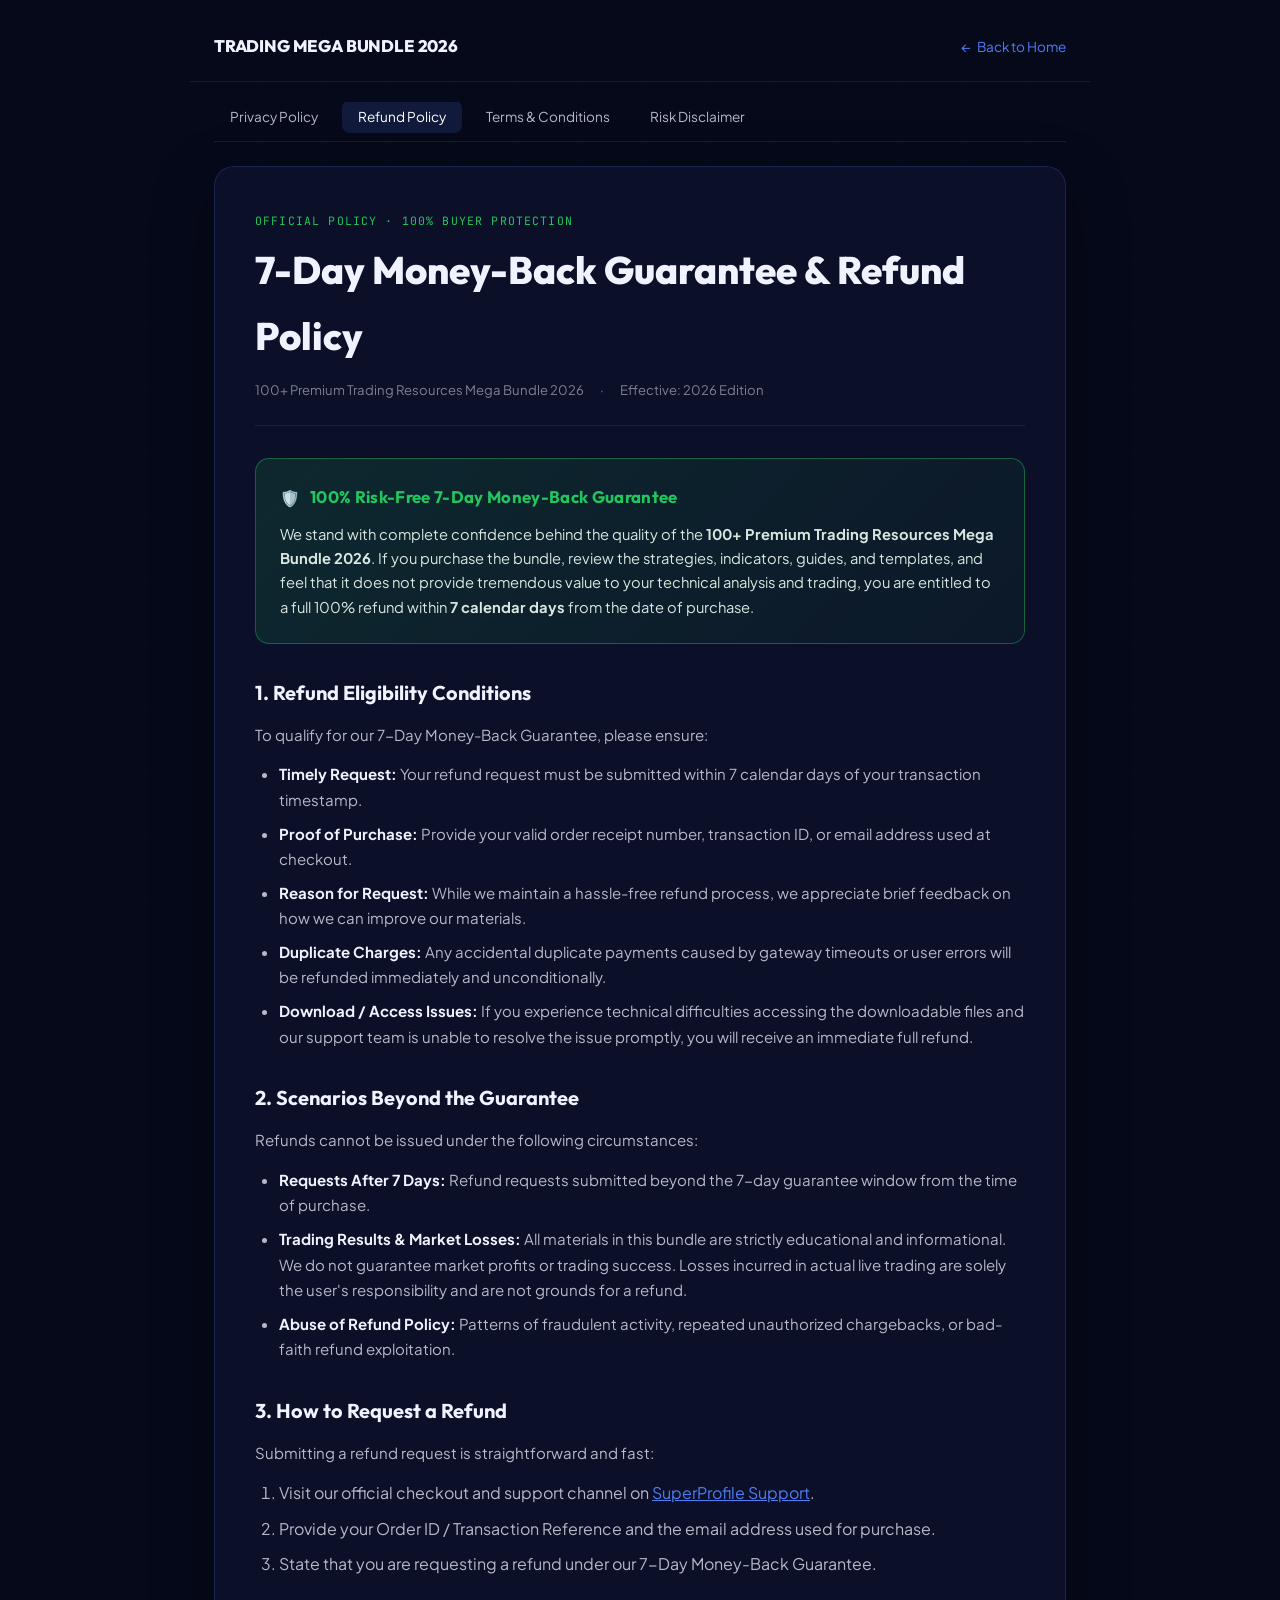
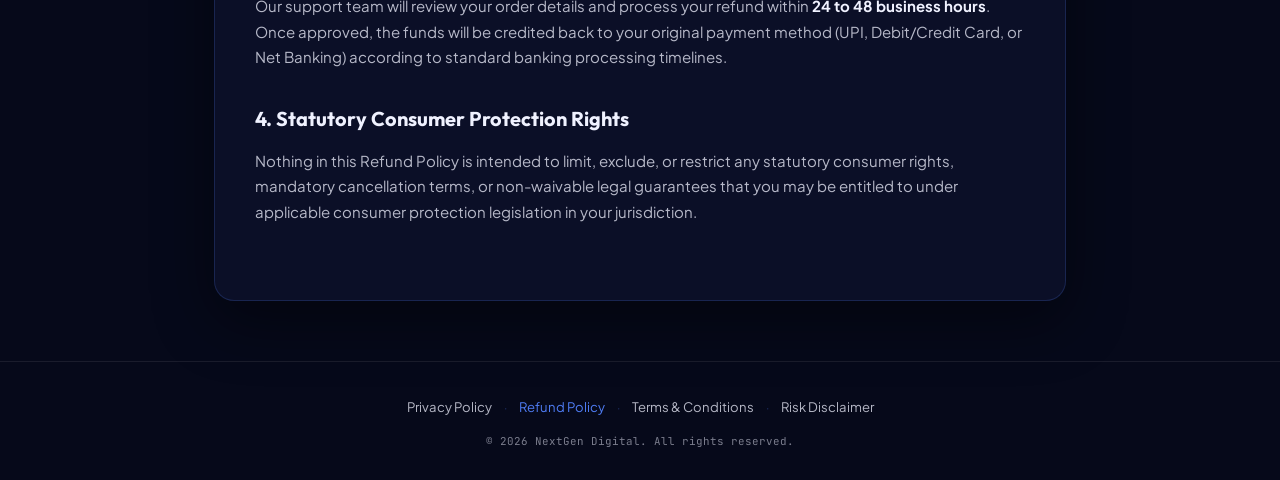
<file: refund-policy.html>
<!DOCTYPE html>
<html lang="en">
<head>
  <meta charset="UTF-8">
  <meta name="viewport" content="width=device-width, initial-scale=1.0, viewport-fit=cover">
  <title>Refund Policy — 100+ Premium Trading Resources Mega Bundle 2026</title>
  <!-- Favicon & Device Icons -->
  <link rel="icon" type="image/x-icon" href="/favicon.ico?v=2026.2">
  <link rel="shortcut icon" type="image/x-icon" href="/favicon.ico?v=2026.2">
  <link rel="icon" type="image/png" sizes="32x32" href="/assets/favicon-32x32.png?v=2026.2">
  <link rel="icon" type="image/png" sizes="16x16" href="/assets/favicon-16x16.png?v=2026.2">
  <link rel="apple-touch-icon" sizes="180x180" href="/apple-touch-icon.png?v=2026.2">
  <link rel="manifest" href="/site.webmanifest">

  <!-- SEO Meta Tags -->
  <meta name="description" content="Official 7-Day 100% Money-Back Guarantee and Refund Policy for 100+ Premium Trading Resources Mega Bundle 2026. Complete buyer protection, refund process, and conditions.">
  <meta name="robots" content="index, follow">
  <link rel="canonical" href="https://superprofile.bio/vp/%F0%9F%94%A5-100--premium-trading-resources-in-one-ultimate-bundle-2026--%F0%9F%93%A6">

  <!-- Open Graph -->
  <meta property="og:type" content="article">
  <meta property="og:title" content="Refund Policy — 100+ Premium Trading Resources Mega Bundle 2026">
  <meta property="og:description" content="Official 7-Day 100% Money-Back Guarantee and Refund Policy for 100+ Premium Trading Resources Mega Bundle 2026.">
  <meta property="og:image" content="/assets/hero-bundle-mockup.jpg">

  <!-- Twitter Card -->
  <meta name="twitter:card" content="summary_large_image">
  <meta name="twitter:title" content="Refund Policy — 100+ Premium Trading Resources Mega Bundle 2026">
  <meta name="twitter:description" content="7-Day 100% Money-Back Guarantee and Refund Policy.">

  <!-- Preconnect & Fonts -->
  <link rel="preconnect" href="https://fonts.googleapis.com">
  <link rel="preconnect" href="https://fonts.gstatic.com" crossorigin>
  <link rel="dns-prefetch" href="https://superprofile.bio">
  <link rel="stylesheet" href="https://fonts.googleapis.com/css2?family=JetBrains+Mono:wght@400;500;600&family=Outfit:wght@400;600;700;800&family=Plus+Jakarta+Sans:wght@400;500;600;700&display=swap">

  <style>
    *, *::before, *::after {
      margin: 0;
      padding: 0;
      box-sizing: border-box;
    }

    :root {
      --bg-deep: #06091a;
      --bg-card: rgba(12, 16, 41, 0.94);
      --bg-card-inner: rgba(17, 22, 56, 0.7);
      --accent-blue: #4f7df5;
      --accent-purple: #8b5cf6;
      --accent-green: #22c55e;
      --accent-gold: #f5a623;
      --border-card: rgba(79, 125, 245, 0.2);
      --border-subtle: rgba(255, 255, 255, 0.08);
      --text-primary: #f0f2ff;
      --text-secondary: rgba(240, 242, 255, 0.75);
      --text-muted: rgba(240, 242, 255, 0.5);
      --font-display: 'Outfit', system-ui, -apple-system, sans-serif;
      --font-body: 'Plus Jakarta Sans', system-ui, sans-serif;
      --font-mono: 'JetBrains Mono', 'Fira Code', monospace;
    }

    html {
      height: 100%;
      -webkit-text-size-adjust: 100%;
      scroll-behavior: smooth;
    }

    body {
      min-height: 100vh;
      font-family: var(--font-body);
      background: var(--bg-deep);
      color: var(--text-primary);
      display: flex;
      flex-direction: column;
      line-height: 1.7;
    }

    body::before {
      content: '';
      position: fixed;
      inset: 0;
      background-image:
        linear-gradient(rgba(79, 125, 245, 0.02) 1px, transparent 1px),
        linear-gradient(90deg, rgba(79, 125, 245, 0.02) 1px, transparent 1px);
      background-size: 64px 64px;
      pointer-events: none;
      z-index: 0;
    }

    /* Policy Header */
    .policy-header {
      position: relative;
      z-index: 2;
      width: 100%;
      max-width: 900px;
      margin: 0 auto;
      padding: 32px 24px 20px;
      display: flex;
      align-items: center;
      justify-content: space-between;
      border-bottom: 1px solid var(--border-subtle);
    }

    .brand-link {
      display: flex;
      align-items: center;
      gap: 12px;
      text-decoration: none;
      color: var(--text-primary);
    }

    .brand-name {
      font-family: var(--font-display);
      font-weight: 800;
      font-size: 1.05rem;
      letter-spacing: -0.01em;
    }

    .back-home-link {
      font-family: var(--font-body);
      font-size: 0.85rem;
      color: var(--accent-blue);
      text-decoration: none;
      display: inline-flex;
      align-items: center;
      gap: 6px;
      transition: color 0.2s ease;
    }

    .back-home-link:hover {
      color: #93c5fd;
    }

    /* Policy Nav Tabs */
    .policy-tabs-nav {
      position: relative;
      z-index: 2;
      width: 100%;
      max-width: 900px;
      margin: 20px auto 0;
      padding: 0 24px;
    }

    .policy-tabs {
      display: flex;
      gap: 8px;
      list-style: none;
      border-bottom: 1px solid var(--border-subtle);
      padding-bottom: 12px;
      overflow-x: auto;
    }

    .policy-tabs a {
      font-family: var(--font-body);
      font-size: 0.85rem;
      color: var(--text-secondary);
      text-decoration: none;
      padding: 8px 16px;
      border-radius: 8px;
      transition: background 0.2s ease, color 0.2s ease;
      white-space: nowrap;
    }

    .policy-tabs a.active, .policy-tabs a:hover {
      color: #fff;
      background: rgba(79, 125, 245, 0.15);
    }

    /* Policy Main Content */
    .policy-main {
      position: relative;
      z-index: 2;
      width: 100%;
      max-width: 900px;
      margin: 24px auto 60px;
      padding: 0 24px;
      flex: 1;
    }

    .policy-card {
      background: var(--bg-card);
      border: 1px solid var(--border-card);
      border-radius: 20px;
      padding: 44px 40px;
      box-shadow: 0 20px 60px rgba(0, 0, 0, 0.45);
    }

    .policy-card-header {
      margin-bottom: 32px;
      border-bottom: 1px solid var(--border-subtle);
      padding-bottom: 24px;
    }

    .policy-tag {
      font-family: var(--font-mono);
      font-size: 0.72rem;
      letter-spacing: 0.1em;
      text-transform: uppercase;
      color: var(--accent-green);
      margin-bottom: 8px;
      display: block;
    }

    .policy-title {
      font-family: var(--font-display);
      font-weight: 800;
      font-size: clamp(1.8rem, 3.5vw, 2.4rem);
      color: var(--text-primary);
      margin-bottom: 10px;
    }

    .policy-meta {
      font-size: 0.82rem;
      color: var(--text-muted);
      display: flex;
      gap: 16px;
    }

    /* Guarantee Callout Box */
    .guarantee-callout {
      background: linear-gradient(135deg, rgba(34, 197, 94, 0.14), rgba(34, 197, 94, 0.05));
      border: 1.5px solid rgba(34, 197, 94, 0.4);
      border-radius: 14px;
      padding: 24px;
      margin: 24px 0 32px;
    }

    .guarantee-callout-header {
      display: flex;
      align-items: center;
      gap: 10px;
      margin-bottom: 10px;
    }

    .guarantee-callout-header strong {
      font-family: var(--font-display);
      font-size: 1.05rem;
      color: #22c55e;
      letter-spacing: 0.02em;
    }

    .guarantee-callout p {
      color: rgba(240, 253, 244, 0.9);
      font-size: 0.92rem;
      line-height: 1.65;
    }

    .policy-section {
      margin-bottom: 32px;
    }

    .policy-section h2 {
      font-family: var(--font-display);
      font-size: 1.25rem;
      font-weight: 700;
      color: var(--text-primary);
      margin-bottom: 12px;
    }

    .policy-section p {
      color: var(--text-secondary);
      font-size: 0.94rem;
      line-height: 1.7;
      margin-bottom: 14px;
    }

    .policy-section ul {
      list-style-type: disc;
      padding-left: 24px;
      color: var(--text-secondary);
      font-size: 0.94rem;
      margin-bottom: 16px;
    }

    .policy-section li {
      margin-bottom: 8px;
    }

    .policy-section strong {
      color: var(--text-primary);
    }

    .policy-link {
      color: var(--accent-blue);
      text-decoration: underline;
    }

    /* Footer */
    .landing-footer {
      border-top: 1px solid var(--border-subtle);
      padding: 30px 20px;
      text-align: center;
      background: rgba(6, 9, 26, 0.9);
    }

    .landing-footer-links {
      display: flex;
      justify-content: center;
      gap: 12px;
      list-style: none;
      margin-bottom: 12px;
      flex-wrap: wrap;
    }

    .landing-footer-links a {
      font-size: 0.82rem;
      color: var(--text-secondary);
      text-decoration: none;
    }

    .landing-footer-links a:hover, .landing-footer-links a.active {
      color: var(--accent-blue);
    }

    .landing-footer-sep {
      color: rgba(79, 125, 245, 0.35);
      font-size: 0.75rem;
    }

    .landing-footer-copy {
      font-family: var(--font-mono);
      font-size: 0.68rem;
      color: var(--text-muted);
    }

    @media (max-width: 600px) {
      .policy-card {
        padding: 28px 20px;
      }
      .policy-header {
        padding: 20px 16px;
      }
      .policy-tabs-nav {
        padding: 0 16px;
      }
      .policy-main {
        padding: 0 16px;
      }
    }
  </style>
</head>
<body>

  <!-- Policy Header -->
  <header class="policy-header" role="banner">
    <a href="/" class="brand-link" aria-label="100+ Premium Trading Resources Mega Bundle 2026 Home">
      <span class="brand-name">TRADING MEGA BUNDLE 2026</span>
    </a>

    <a href="/" class="back-home-link" aria-label="Back to landing page">
      <span aria-hidden="true">←</span> Back to Home
    </a>
  </header>

  <!-- Policy Tabs Nav -->
  <nav class="policy-tabs-nav" aria-label="Legal Policies Navigation">
    <ul class="policy-tabs">
      <li><a href="/privacy-policy">Privacy Policy</a></li>
      <li><a href="/refund-policy" class="active" aria-current="page">Refund Policy</a></li>
      <li><a href="/terms-and-conditions">Terms &amp; Conditions</a></li>
      <li><a href="/disclaimer">Risk Disclaimer</a></li>
    </ul>
  </nav>

  <!-- Main Content Card -->
  <main class="policy-main" role="main">
    <article class="policy-card">

      <header class="policy-card-header">
        <span class="policy-tag">Official Policy · 100% Buyer Protection</span>
        <h1 class="policy-title">7-Day Money-Back Guarantee &amp; Refund Policy</h1>
        <div class="policy-meta">
          <span>100+ Premium Trading Resources Mega Bundle 2026</span>
          <span>·</span>
          <span>Effective: 2026 Edition</span>
        </div>
      </header>

      <!-- Prominent 7-Day Guarantee Banner -->
      <div class="guarantee-callout">
        <div class="guarantee-callout-header">
          <span>🛡️</span>
          <strong>100% Risk-Free 7-Day Money-Back Guarantee</strong>
        </div>
        <p>
          We stand with complete confidence behind the quality of the <strong>100+ Premium Trading Resources Mega Bundle 2026</strong>. If you purchase the bundle, review the strategies, indicators, guides, and templates, and feel that it does not provide tremendous value to your technical analysis and trading, you are entitled to a full 100% refund within <strong>7 calendar days</strong> from the date of purchase.
        </p>
      </div>

      <!-- 1. Refund Eligibility -->
      <section class="policy-section">
        <h2>1. Refund Eligibility Conditions</h2>
        <p>To qualify for our 7-Day Money-Back Guarantee, please ensure:</p>
        <ul>
          <li><strong>Timely Request:</strong> Your refund request must be submitted within 7 calendar days of your transaction timestamp.</li>
          <li><strong>Proof of Purchase:</strong> Provide your valid order receipt number, transaction ID, or email address used at checkout.</li>
          <li><strong>Reason for Request:</strong> While we maintain a hassle-free refund process, we appreciate brief feedback on how we can improve our materials.</li>
          <li><strong>Duplicate Charges:</strong> Any accidental duplicate payments caused by gateway timeouts or user errors will be refunded immediately and unconditionally.</li>
          <li><strong>Download / Access Issues:</strong> If you experience technical difficulties accessing the downloadable files and our support team is unable to resolve the issue promptly, you will receive an immediate full refund.</li>
        </ul>
      </section>

      <!-- 2. Non-Refundable Scenarios -->
      <section class="policy-section">
        <h2>2. Scenarios Beyond the Guarantee</h2>
        <p>Refunds cannot be issued under the following circumstances:</p>
        <ul>
          <li><strong>Requests After 7 Days:</strong> Refund requests submitted beyond the 7-day guarantee window from the time of purchase.</li>
          <li><strong>Trading Results &amp; Market Losses:</strong> All materials in this bundle are strictly educational and informational. We do not guarantee market profits or trading success. Losses incurred in actual live trading are solely the user's responsibility and are not grounds for a refund.</li>
          <li><strong>Abuse of Refund Policy:</strong> Patterns of fraudulent activity, repeated unauthorized chargebacks, or bad-faith refund exploitation.</li>
        </ul>
      </section>

      <!-- 3. How to Request a Refund -->
      <section class="policy-section">
        <h2>3. How to Request a Refund</h2>
        <p>Submitting a refund request is straightforward and fast:</p>
        <ol style="padding-left: 24px; color: var(--text-secondary); margin-bottom: 16px;">
          <li style="margin-bottom: 8px;">Visit our official checkout and support channel on <a href="https://superprofile.bio/vp/%F0%9F%94%A5-100--premium-trading-resources-in-one-ultimate-bundle-2026--%F0%9F%93%A6" class="policy-link" target="_blank" rel="noopener noreferrer">SuperProfile Support</a>.</li>
          <li style="margin-bottom: 8px;">Provide your Order ID / Transaction Reference and the email address used for purchase.</li>
          <li style="margin-bottom: 8px;">State that you are requesting a refund under our 7-Day Money-Back Guarantee.</li>
        </ol>
        <p>
          Our support team will review your order details and process your refund within <strong>24 to 48 business hours</strong>. Once approved, the funds will be credited back to your original payment method (UPI, Debit/Credit Card, or Net Banking) according to standard banking processing timelines.
        </p>
      </section>

      <!-- 4. Consumer Protection Rights -->
      <section class="policy-section">
        <h2>4. Statutory Consumer Protection Rights</h2>
        <p>
          Nothing in this Refund Policy is intended to limit, exclude, or restrict any statutory consumer rights, mandatory cancellation terms, or non-waivable legal guarantees that you may be entitled to under applicable consumer protection legislation in your jurisdiction.
        </p>
      </section>

    </article>
  </main>

  <!-- Footer -->
  <footer class="landing-footer" role="contentinfo">
    <ul class="landing-footer-links">
      <li><a href="/privacy-policy">Privacy Policy</a></li>
      <li><span class="landing-footer-sep" aria-hidden="true">·</span></li>
      <li><a href="/refund-policy" class="active">Refund Policy</a></li>
      <li><span class="landing-footer-sep" aria-hidden="true">·</span></li>
      <li><a href="/terms-and-conditions">Terms &amp; Conditions</a></li>
      <li><span class="landing-footer-sep" aria-hidden="true">·</span></li>
      <li><a href="/disclaimer">Risk Disclaimer</a></li>
    </ul>
    <p class="landing-footer-copy">&copy; 2026 NextGen Digital. All rights reserved.</p>
  </footer>

</body>
</html>
</file>
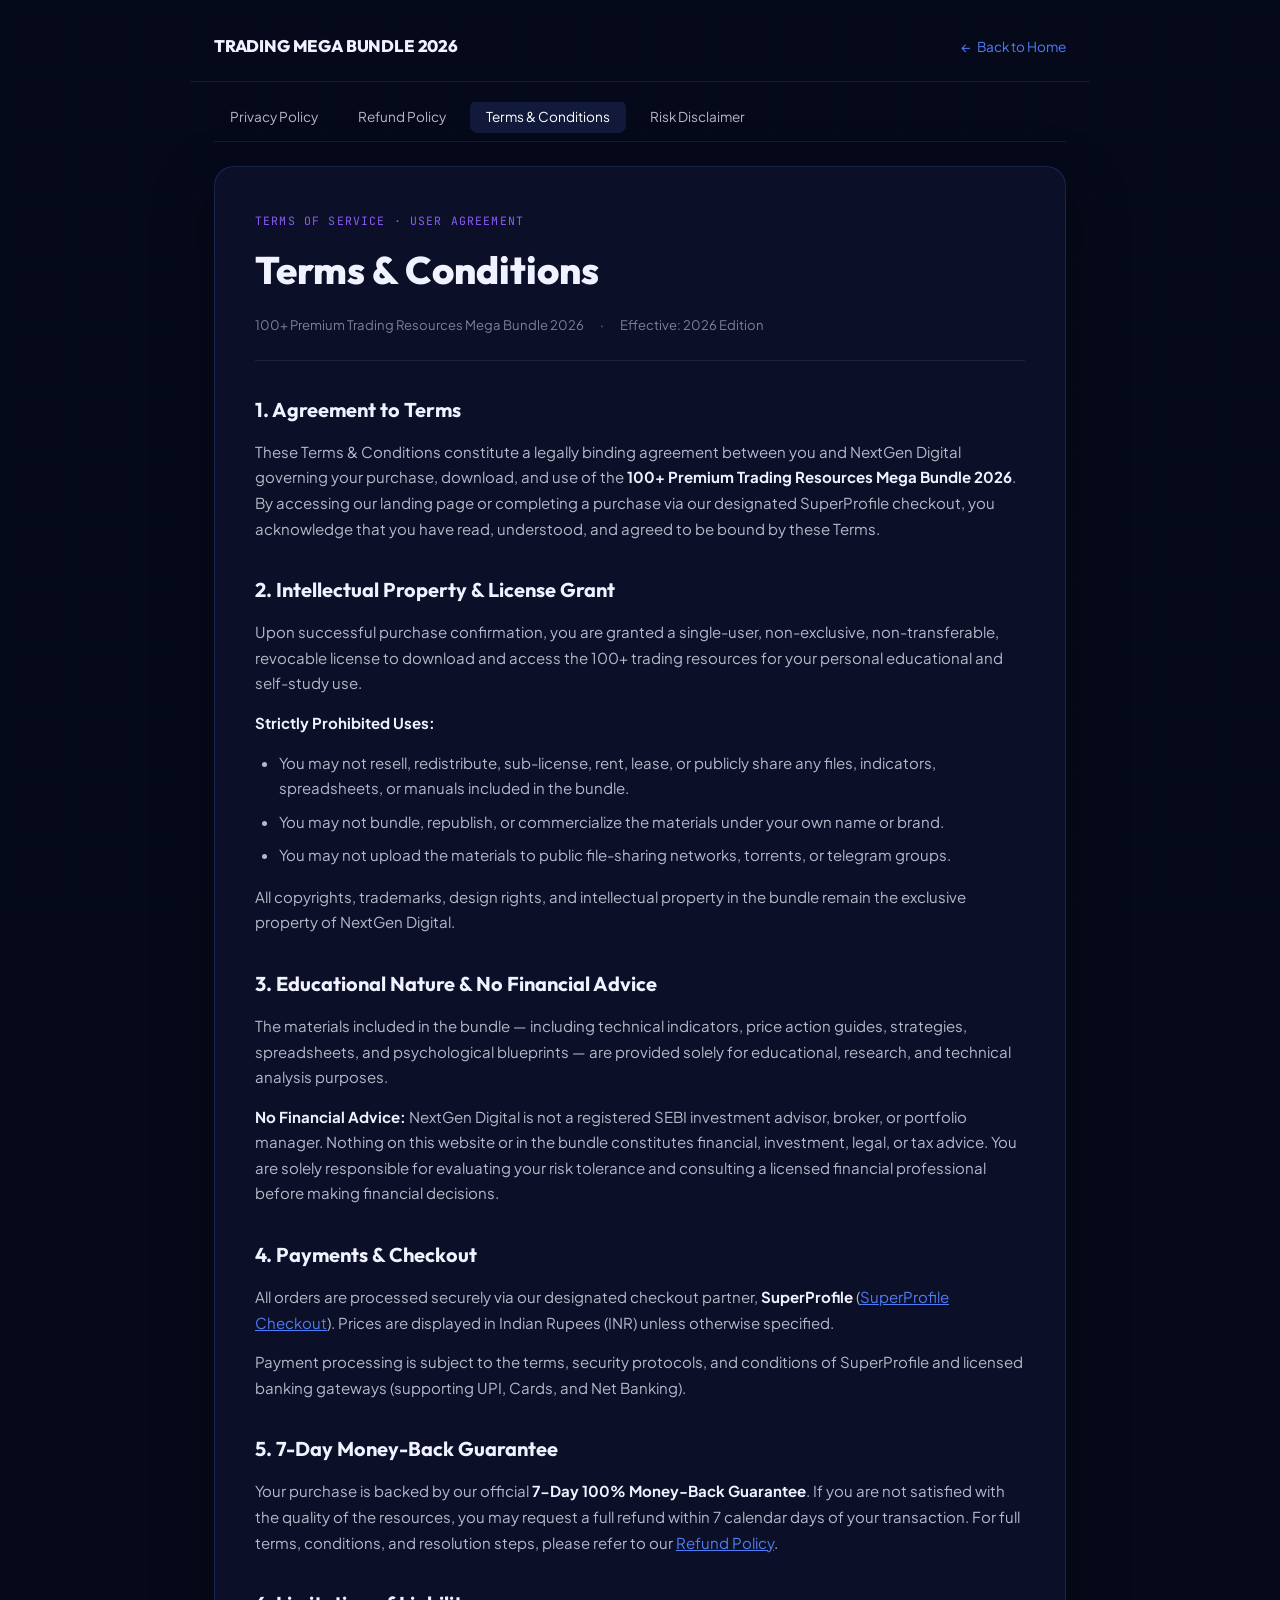
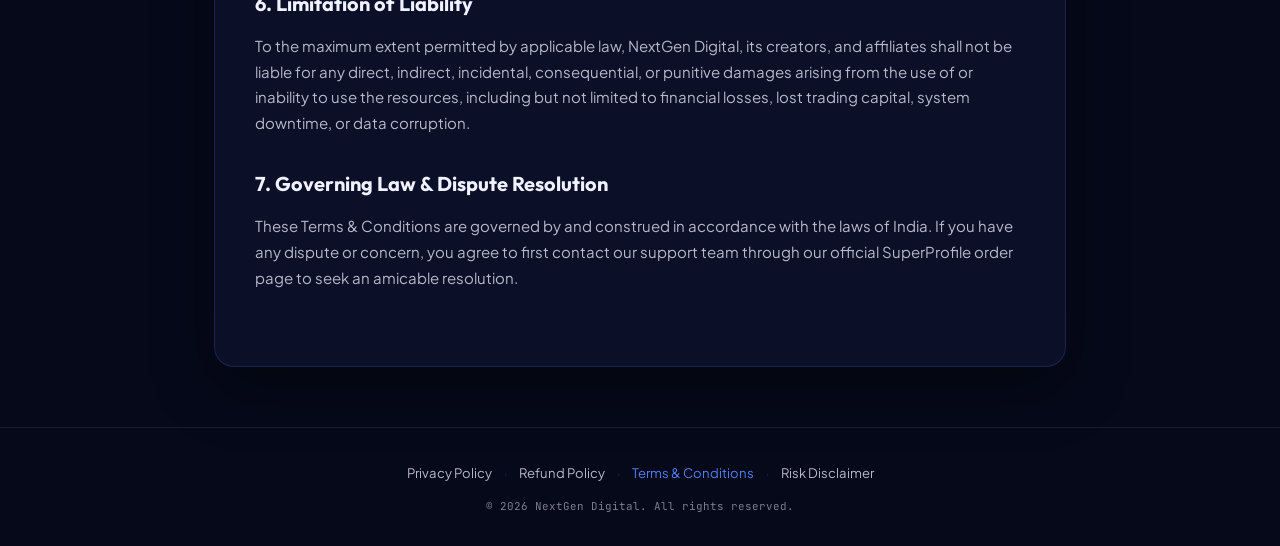
<file: terms-and-conditions.html>
<!DOCTYPE html>
<html lang="en">
<head>
  <meta charset="UTF-8">
  <meta name="viewport" content="width=device-width, initial-scale=1.0, viewport-fit=cover">
  <title>Terms &amp; Conditions — 100+ Premium Trading Resources Mega Bundle 2026</title>
  <!-- Favicon & Device Icons -->
  <link rel="icon" type="image/x-icon" href="/favicon.ico?v=2026.2">
  <link rel="shortcut icon" type="image/x-icon" href="/favicon.ico?v=2026.2">
  <link rel="icon" type="image/png" sizes="32x32" href="/assets/favicon-32x32.png?v=2026.2">
  <link rel="icon" type="image/png" sizes="16x16" href="/assets/favicon-16x16.png?v=2026.2">
  <link rel="apple-touch-icon" sizes="180x180" href="/apple-touch-icon.png?v=2026.2">
  <link rel="manifest" href="/site.webmanifest">

  <!-- SEO Meta Tags -->
  <meta name="description" content="Terms and Conditions for 100+ Premium Trading Resources Mega Bundle 2026. Digital access terms, user licensing, educational disclaimer, and purchase conditions.">
  <meta name="robots" content="index, follow">
  <link rel="canonical" href="https://superprofile.bio/vp/%F0%9F%94%A5-100--premium-trading-resources-in-one-ultimate-bundle-2026--%F0%9F%93%A6">

  <!-- Open Graph -->
  <meta property="og:type" content="article">
  <meta property="og:title" content="Terms &amp; Conditions — 100+ Premium Trading Resources Mega Bundle 2026">
  <meta property="og:description" content="Official Terms &amp; Conditions for 100+ Premium Trading Resources Mega Bundle 2026.">
  <meta property="og:image" content="/assets/hero-bundle-mockup.jpg">

  <!-- Twitter Card -->
  <meta name="twitter:card" content="summary_large_image">
  <meta name="twitter:title" content="Terms &amp; Conditions — 100+ Premium Trading Resources Mega Bundle 2026">
  <meta name="twitter:description" content="Terms and Conditions and user licensing agreement.">

  <!-- Preconnect & Fonts -->
  <link rel="preconnect" href="https://fonts.googleapis.com">
  <link rel="preconnect" href="https://fonts.gstatic.com" crossorigin>
  <link rel="dns-prefetch" href="https://superprofile.bio">
  <link rel="stylesheet" href="https://fonts.googleapis.com/css2?family=JetBrains+Mono:wght@400;500;600&family=Outfit:wght@400;600;700;800&family=Plus+Jakarta+Sans:wght@400;500;600;700&display=swap">

  <style>
    *, *::before, *::after {
      margin: 0;
      padding: 0;
      box-sizing: border-box;
    }

    :root {
      --bg-deep: #06091a;
      --bg-card: rgba(12, 16, 41, 0.94);
      --bg-card-inner: rgba(17, 22, 56, 0.7);
      --accent-blue: #4f7df5;
      --accent-purple: #8b5cf6;
      --accent-green: #22c55e;
      --accent-gold: #f5a623;
      --border-card: rgba(79, 125, 245, 0.2);
      --border-subtle: rgba(255, 255, 255, 0.08);
      --text-primary: #f0f2ff;
      --text-secondary: rgba(240, 242, 255, 0.75);
      --text-muted: rgba(240, 242, 255, 0.5);
      --font-display: 'Outfit', system-ui, -apple-system, sans-serif;
      --font-body: 'Plus Jakarta Sans', system-ui, sans-serif;
      --font-mono: 'JetBrains Mono', 'Fira Code', monospace;
    }

    html {
      height: 100%;
      -webkit-text-size-adjust: 100%;
      scroll-behavior: smooth;
    }

    body {
      min-height: 100vh;
      font-family: var(--font-body);
      background: var(--bg-deep);
      color: var(--text-primary);
      display: flex;
      flex-direction: column;
      line-height: 1.7;
    }

    body::before {
      content: '';
      position: fixed;
      inset: 0;
      background-image:
        linear-gradient(rgba(79, 125, 245, 0.02) 1px, transparent 1px),
        linear-gradient(90deg, rgba(79, 125, 245, 0.02) 1px, transparent 1px);
      background-size: 64px 64px;
      pointer-events: none;
      z-index: 0;
    }

    .policy-header {
      position: relative;
      z-index: 2;
      width: 100%;
      max-width: 900px;
      margin: 0 auto;
      padding: 32px 24px 20px;
      display: flex;
      align-items: center;
      justify-content: space-between;
      border-bottom: 1px solid var(--border-subtle);
    }

    .brand-link {
      display: flex;
      align-items: center;
      gap: 12px;
      text-decoration: none;
      color: var(--text-primary);
    }

    .brand-name {
      font-family: var(--font-display);
      font-weight: 800;
      font-size: 1.05rem;
      letter-spacing: -0.01em;
    }

    .back-home-link {
      font-family: var(--font-body);
      font-size: 0.85rem;
      color: var(--accent-blue);
      text-decoration: none;
      display: inline-flex;
      align-items: center;
      gap: 6px;
      transition: color 0.2s ease;
    }

    .back-home-link:hover {
      color: #93c5fd;
    }

    .policy-tabs-nav {
      position: relative;
      z-index: 2;
      width: 100%;
      max-width: 900px;
      margin: 20px auto 0;
      padding: 0 24px;
    }

    .policy-tabs {
      display: flex;
      gap: 8px;
      list-style: none;
      border-bottom: 1px solid var(--border-subtle);
      padding-bottom: 12px;
      overflow-x: auto;
    }

    .policy-tabs a {
      font-family: var(--font-body);
      font-size: 0.85rem;
      color: var(--text-secondary);
      text-decoration: none;
      padding: 8px 16px;
      border-radius: 8px;
      transition: background 0.2s ease, color 0.2s ease;
      white-space: nowrap;
    }

    .policy-tabs a.active, .policy-tabs a:hover {
      color: #fff;
      background: rgba(79, 125, 245, 0.15);
    }

    .policy-main {
      position: relative;
      z-index: 2;
      width: 100%;
      max-width: 900px;
      margin: 24px auto 60px;
      padding: 0 24px;
      flex: 1;
    }

    .policy-card {
      background: var(--bg-card);
      border: 1px solid var(--border-card);
      border-radius: 20px;
      padding: 44px 40px;
      box-shadow: 0 20px 60px rgba(0, 0, 0, 0.45);
    }

    .policy-card-header {
      margin-bottom: 32px;
      border-bottom: 1px solid var(--border-subtle);
      padding-bottom: 24px;
    }

    .policy-tag {
      font-family: var(--font-mono);
      font-size: 0.72rem;
      letter-spacing: 0.1em;
      text-transform: uppercase;
      color: var(--accent-purple);
      margin-bottom: 8px;
      display: block;
    }

    .policy-title {
      font-family: var(--font-display);
      font-weight: 800;
      font-size: clamp(1.8rem, 3.5vw, 2.4rem);
      color: var(--text-primary);
      margin-bottom: 10px;
    }

    .policy-meta {
      font-size: 0.82rem;
      color: var(--text-muted);
      display: flex;
      gap: 16px;
    }

    .policy-section {
      margin-bottom: 32px;
    }

    .policy-section h2 {
      font-family: var(--font-display);
      font-size: 1.25rem;
      font-weight: 700;
      color: var(--text-primary);
      margin-bottom: 12px;
    }

    .policy-section p {
      color: var(--text-secondary);
      font-size: 0.94rem;
      line-height: 1.7;
      margin-bottom: 14px;
    }

    .policy-section ul {
      list-style-type: disc;
      padding-left: 24px;
      color: var(--text-secondary);
      font-size: 0.94rem;
      margin-bottom: 16px;
    }

    .policy-section li {
      margin-bottom: 8px;
    }

    .policy-section strong {
      color: var(--text-primary);
    }

    .policy-link {
      color: var(--accent-blue);
      text-decoration: underline;
    }

    .landing-footer {
      border-top: 1px solid var(--border-subtle);
      padding: 30px 20px;
      text-align: center;
      background: rgba(6, 9, 26, 0.9);
    }

    .landing-footer-links {
      display: flex;
      justify-content: center;
      gap: 12px;
      list-style: none;
      margin-bottom: 12px;
      flex-wrap: wrap;
    }

    .landing-footer-links a {
      font-size: 0.82rem;
      color: var(--text-secondary);
      text-decoration: none;
    }

    .landing-footer-links a:hover, .landing-footer-links a.active {
      color: var(--accent-blue);
    }

    .landing-footer-sep {
      color: rgba(79, 125, 245, 0.35);
      font-size: 0.75rem;
    }

    .landing-footer-copy {
      font-family: var(--font-mono);
      font-size: 0.68rem;
      color: var(--text-muted);
    }

    @media (max-width: 600px) {
      .policy-card {
        padding: 28px 20px;
      }
      .policy-header {
        padding: 20px 16px;
      }
      .policy-tabs-nav {
        padding: 0 16px;
      }
      .policy-main {
        padding: 0 16px;
      }
    }
  </style>
</head>
<body>

  <!-- Policy Header -->
  <header class="policy-header" role="banner">
    <a href="/" class="brand-link" aria-label="100+ Premium Trading Resources Mega Bundle 2026 Home">
      <span class="brand-name">TRADING MEGA BUNDLE 2026</span>
    </a>

    <a href="/" class="back-home-link" aria-label="Back to landing page">
      <span aria-hidden="true">←</span> Back to Home
    </a>
  </header>

  <!-- Policy Tabs Nav -->
  <nav class="policy-tabs-nav" aria-label="Legal Policies Navigation">
    <ul class="policy-tabs">
      <li><a href="/privacy-policy">Privacy Policy</a></li>
      <li><a href="/refund-policy">Refund Policy</a></li>
      <li><a href="/terms-and-conditions" class="active" aria-current="page">Terms &amp; Conditions</a></li>
      <li><a href="/disclaimer">Risk Disclaimer</a></li>
    </ul>
  </nav>

  <!-- Main Content Card -->
  <main class="policy-main" role="main">
    <article class="policy-card">

      <header class="policy-card-header">
        <span class="policy-tag">Terms of Service · User Agreement</span>
        <h1 class="policy-title">Terms &amp; Conditions</h1>
        <div class="policy-meta">
          <span>100+ Premium Trading Resources Mega Bundle 2026</span>
          <span>·</span>
          <span>Effective: 2026 Edition</span>
        </div>
      </header>

      <!-- 1. Agreement to Terms -->
      <section class="policy-section">
        <h2>1. Agreement to Terms</h2>
        <p>
          These Terms &amp; Conditions constitute a legally binding agreement between you and NextGen Digital governing your purchase, download, and use of the <strong>100+ Premium Trading Resources Mega Bundle 2026</strong>. By accessing our landing page or completing a purchase via our designated SuperProfile checkout, you acknowledge that you have read, understood, and agreed to be bound by these Terms.
        </p>
      </section>

      <!-- 2. License & Intellectual Property -->
      <section class="policy-section">
        <h2>2. Intellectual Property &amp; License Grant</h2>
        <p>
          Upon successful purchase confirmation, you are granted a single-user, non-exclusive, non-transferable, revocable license to download and access the 100+ trading resources for your personal educational and self-study use.
        </p>
        <p><strong>Strictly Prohibited Uses:</strong></p>
        <ul>
          <li>You may not resell, redistribute, sub-license, rent, lease, or publicly share any files, indicators, spreadsheets, or manuals included in the bundle.</li>
          <li>You may not bundle, republish, or commercialize the materials under your own name or brand.</li>
          <li>You may not upload the materials to public file-sharing networks, torrents, or telegram groups.</li>
        </ul>
        <p>All copyrights, trademarks, design rights, and intellectual property in the bundle remain the exclusive property of NextGen Digital.</p>
      </section>

      <!-- 3. Nature of Digital Resources -->
      <section class="policy-section">
        <h2>3. Educational Nature &amp; No Financial Advice</h2>
        <p>
          The materials included in the bundle — including technical indicators, price action guides, strategies, spreadsheets, and psychological blueprints — are provided solely for educational, research, and technical analysis purposes.
        </p>
        <p>
          <strong>No Financial Advice:</strong> NextGen Digital is not a registered SEBI investment advisor, broker, or portfolio manager. Nothing on this website or in the bundle constitutes financial, investment, legal, or tax advice. You are solely responsible for evaluating your risk tolerance and consulting a licensed financial professional before making financial decisions.
        </p>
      </section>

      <!-- 4. Purchases & SuperProfile Checkout -->
      <section class="policy-section">
        <h2>4. Payments &amp; Checkout</h2>
        <p>
          All orders are processed securely via our designated checkout partner, <strong>SuperProfile</strong> (<a href="https://superprofile.bio/vp/%F0%9F%94%A5-100--premium-trading-resources-in-one-ultimate-bundle-2026--%F0%9F%93%A6" class="policy-link" target="_blank" rel="noopener noreferrer">SuperProfile Checkout</a>). Prices are displayed in Indian Rupees (INR) unless otherwise specified.
        </p>
        <p>
          Payment processing is subject to the terms, security protocols, and conditions of SuperProfile and licensed banking gateways (supporting UPI, Cards, and Net Banking).
        </p>
      </section>

      <!-- 5. Guarantee & Refunds -->
      <section class="policy-section">
        <h2>5. 7-Day Money-Back Guarantee</h2>
        <p>
          Your purchase is backed by our official <strong>7-Day 100% Money-Back Guarantee</strong>. If you are not satisfied with the quality of the resources, you may request a full refund within 7 calendar days of your transaction. For full terms, conditions, and resolution steps, please refer to our <a href="/refund-policy" class="policy-link">Refund Policy</a>.
        </p>
      </section>

      <!-- 6. Limitation of Liability -->
      <section class="policy-section">
        <h2>6. Limitation of Liability</h2>
        <p>
          To the maximum extent permitted by applicable law, NextGen Digital, its creators, and affiliates shall not be liable for any direct, indirect, incidental, consequential, or punitive damages arising from the use of or inability to use the resources, including but not limited to financial losses, lost trading capital, system downtime, or data corruption.
        </p>
      </section>

      <!-- 7. Governing Law & Dispute Resolution -->
      <section class="policy-section">
        <h2>7. Governing Law &amp; Dispute Resolution</h2>
        <p>
          These Terms &amp; Conditions are governed by and construed in accordance with the laws of India. If you have any dispute or concern, you agree to first contact our support team through our official SuperProfile order page to seek an amicable resolution.
        </p>
      </section>

    </article>
  </main>

  <!-- Footer -->
  <footer class="landing-footer" role="contentinfo">
    <ul class="landing-footer-links">
      <li><a href="/privacy-policy">Privacy Policy</a></li>
      <li><span class="landing-footer-sep" aria-hidden="true">·</span></li>
      <li><a href="/refund-policy">Refund Policy</a></li>
      <li><span class="landing-footer-sep" aria-hidden="true">·</span></li>
      <li><a href="/terms-and-conditions" class="active">Terms &amp; Conditions</a></li>
      <li><span class="landing-footer-sep" aria-hidden="true">·</span></li>
      <li><a href="/disclaimer">Risk Disclaimer</a></li>
    </ul>
    <p class="landing-footer-copy">&copy; 2026 NextGen Digital. All rights reserved.</p>
  </footer>

</body>
</html>
</file>
